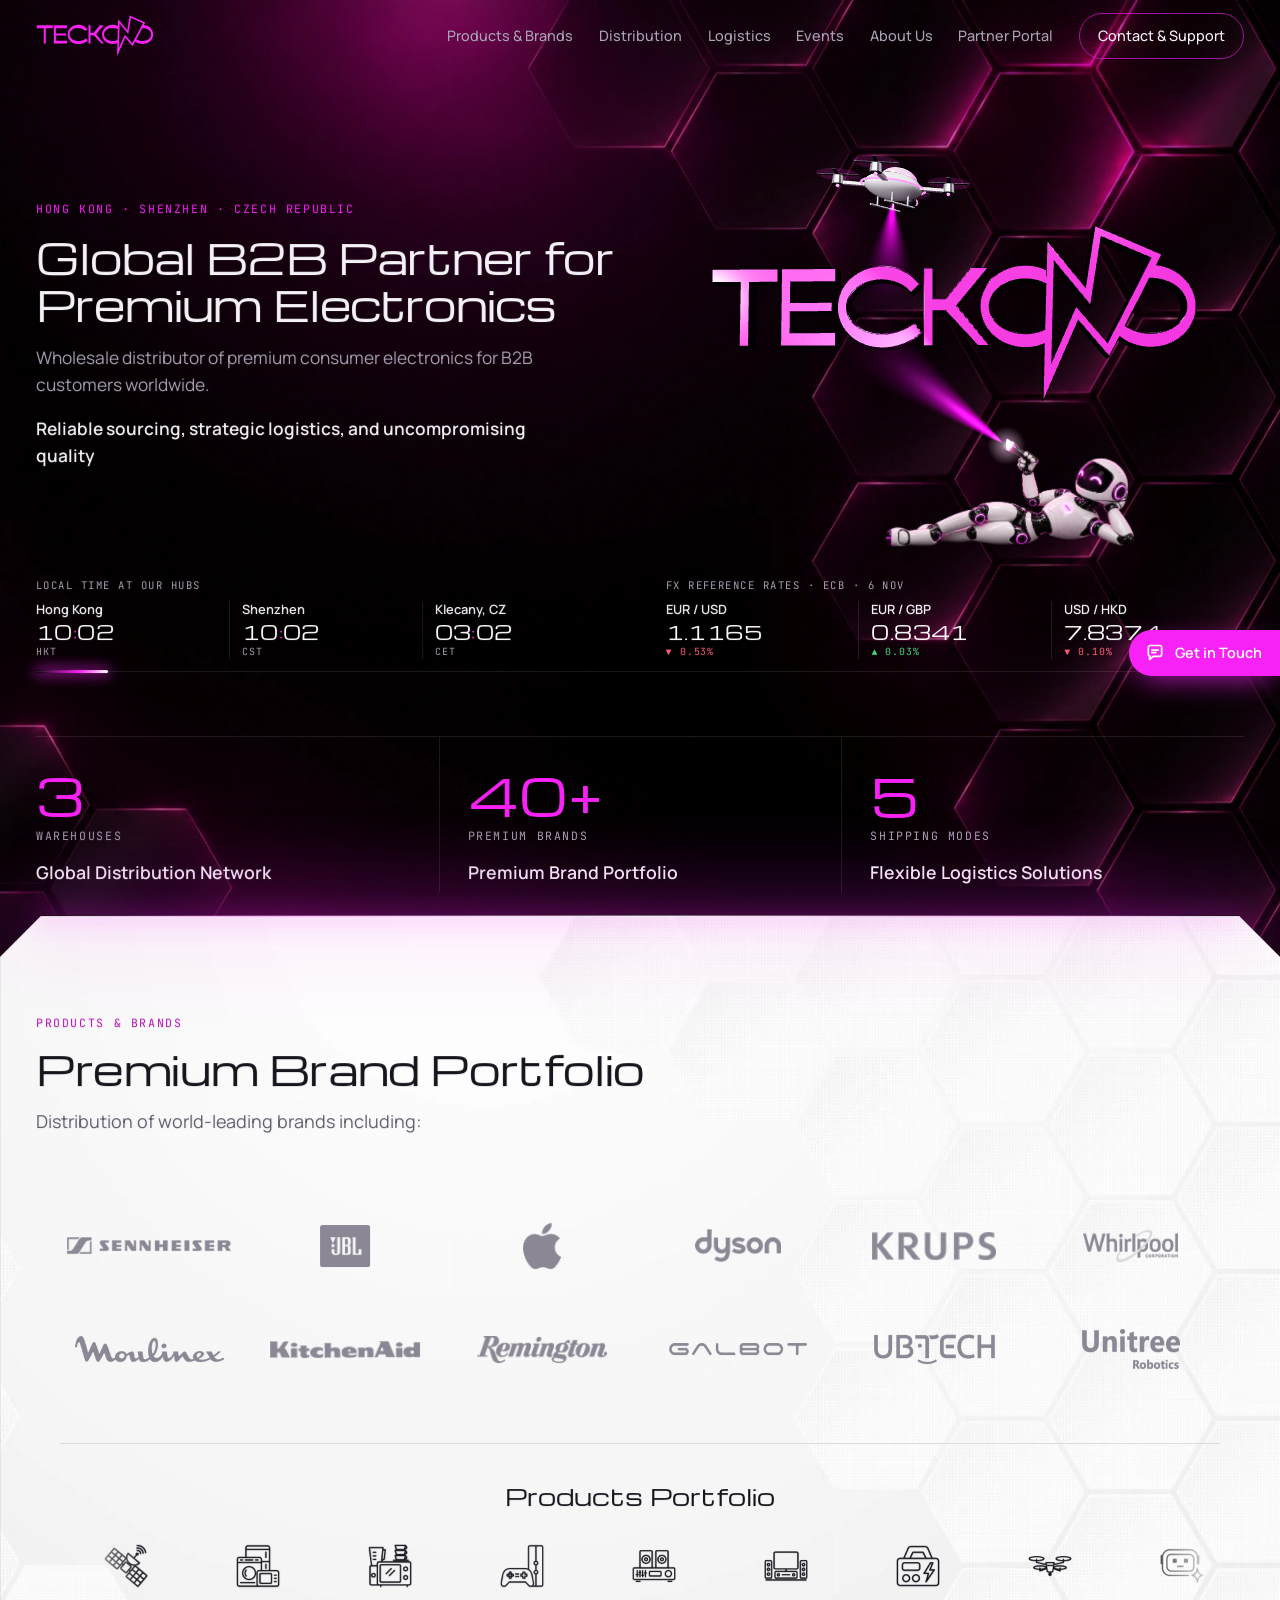
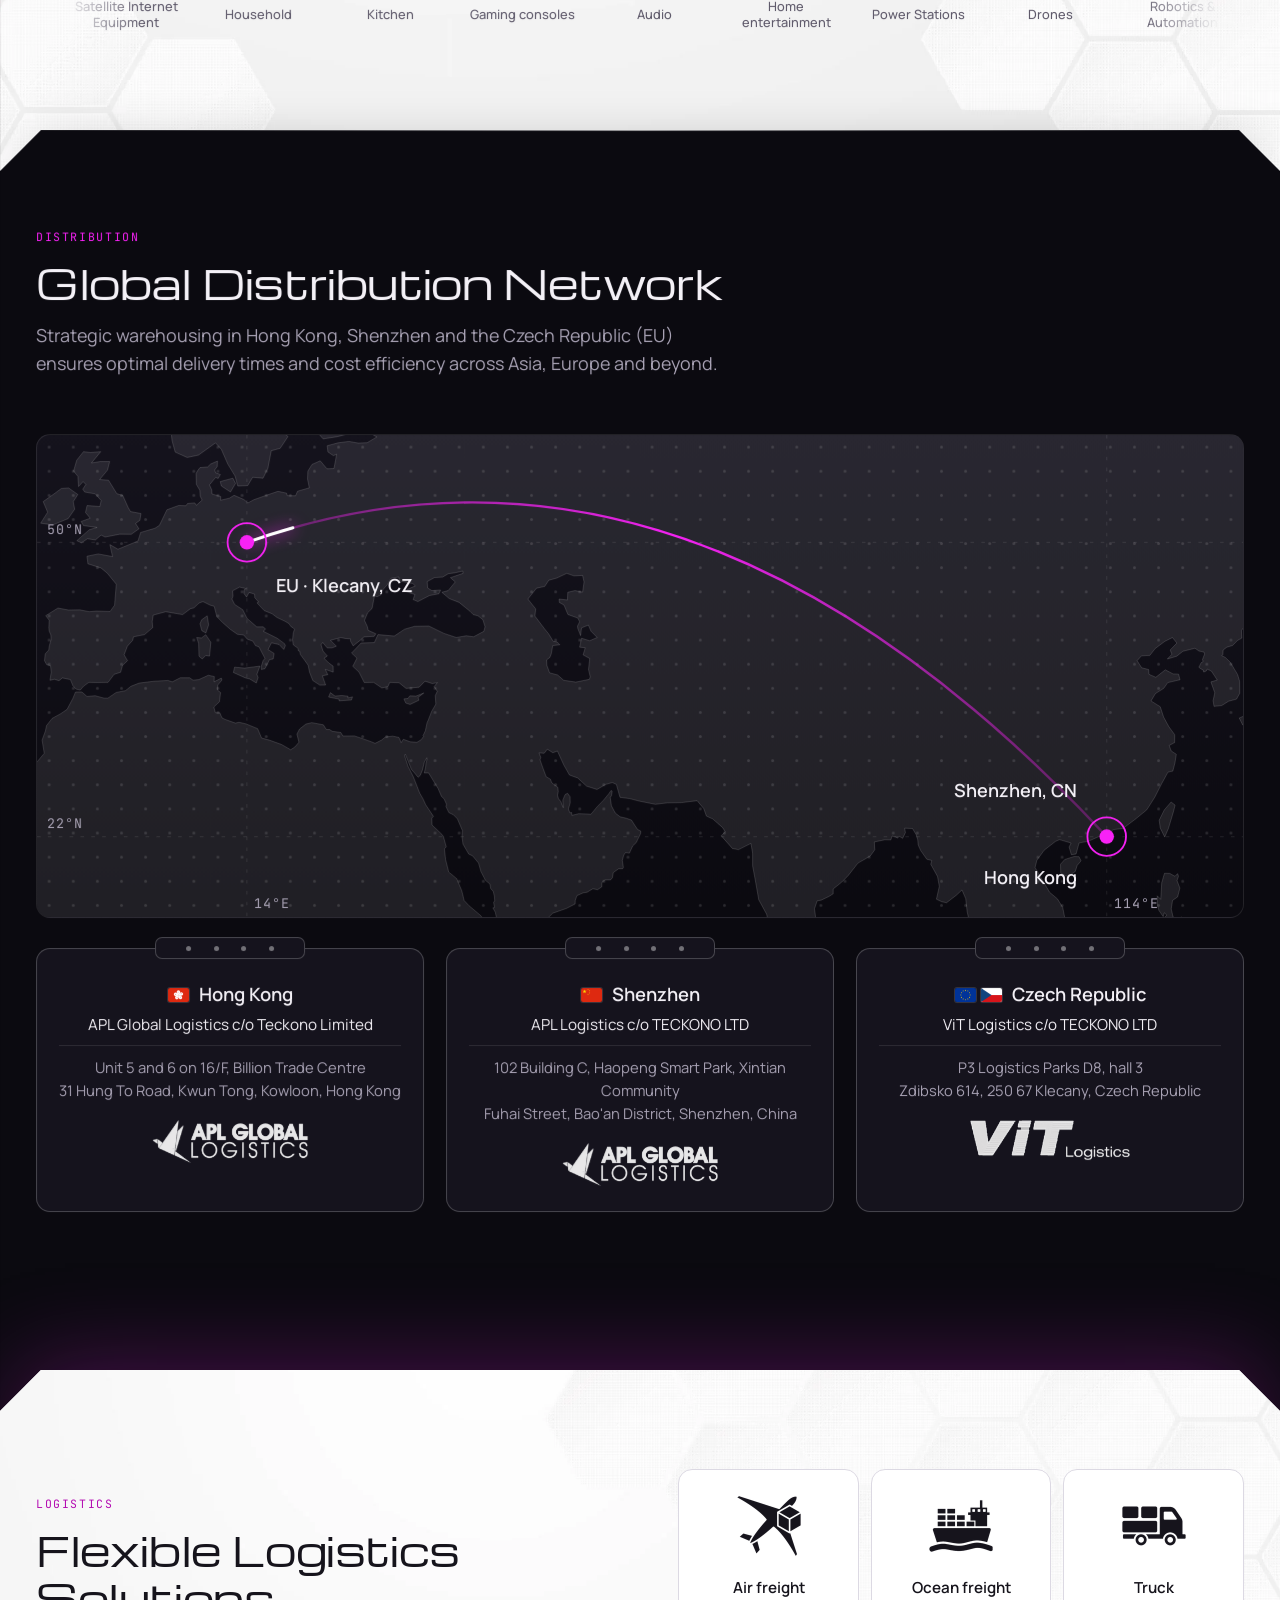
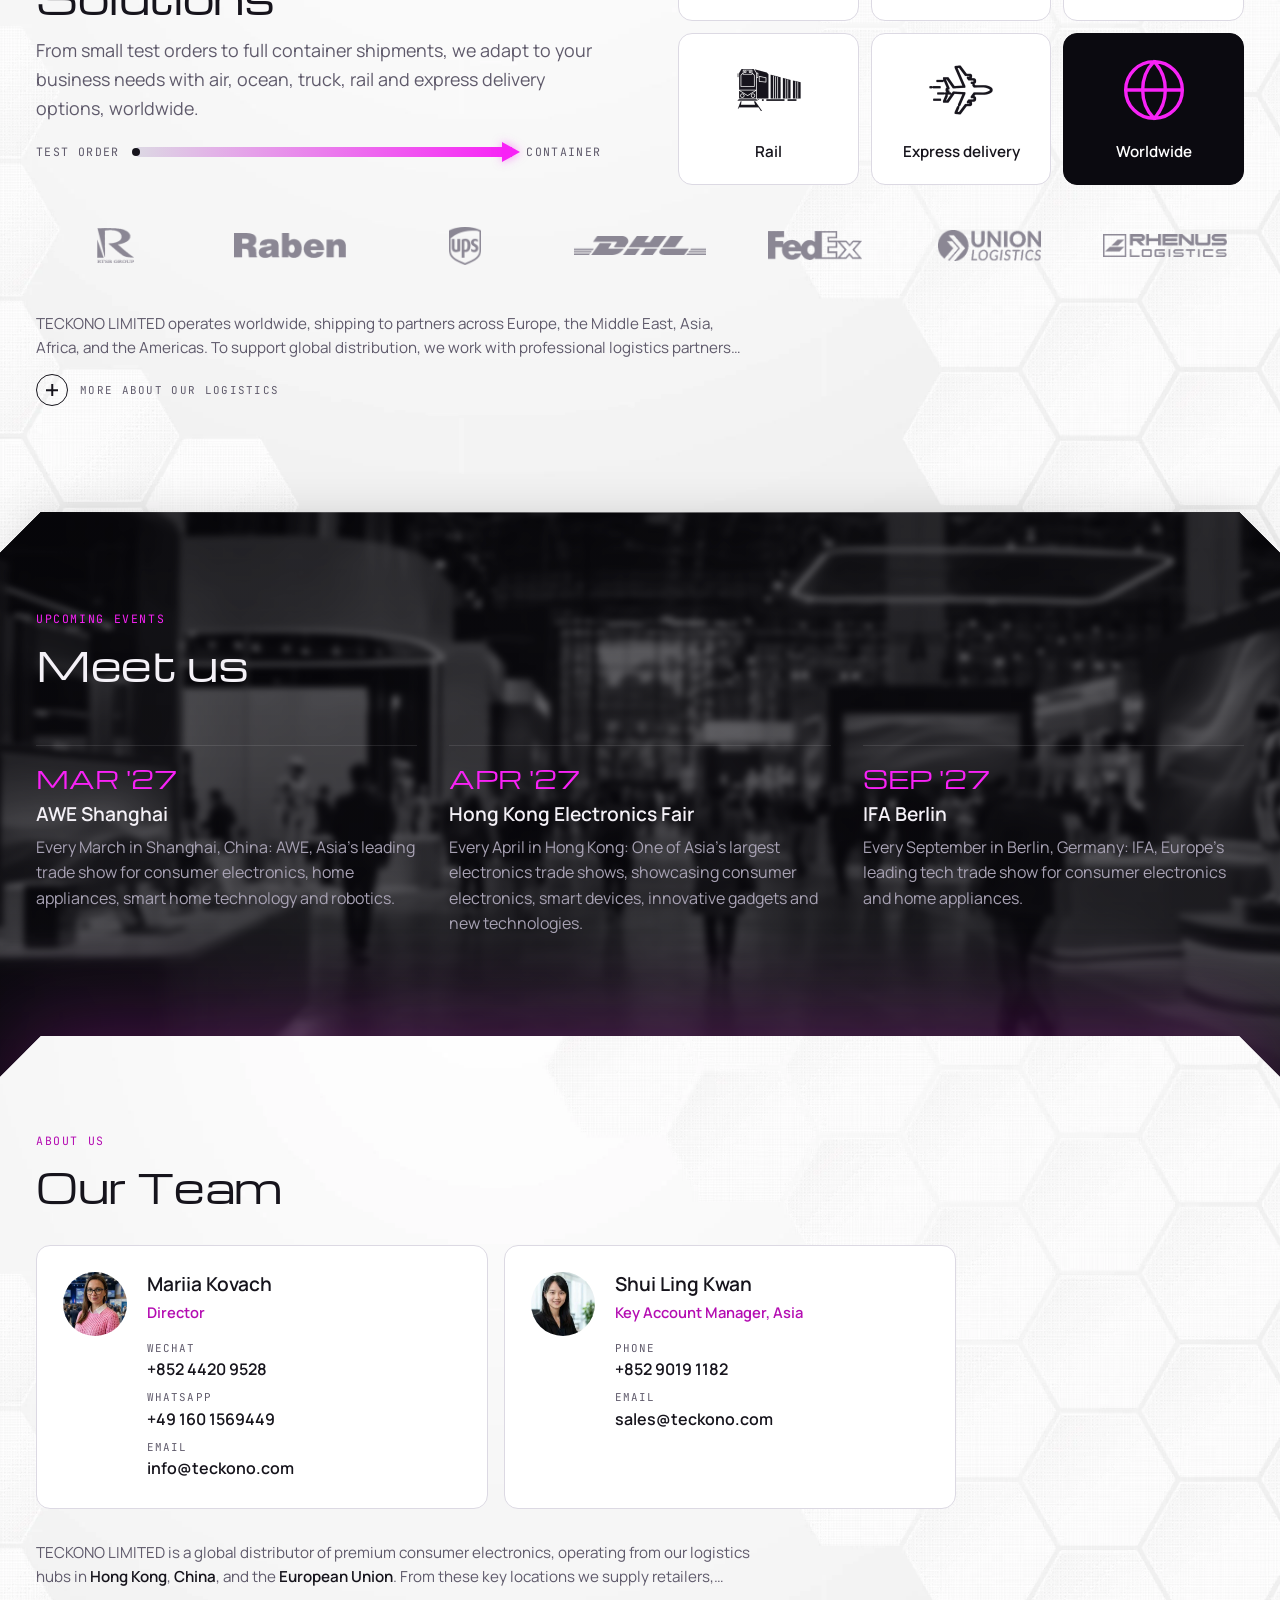
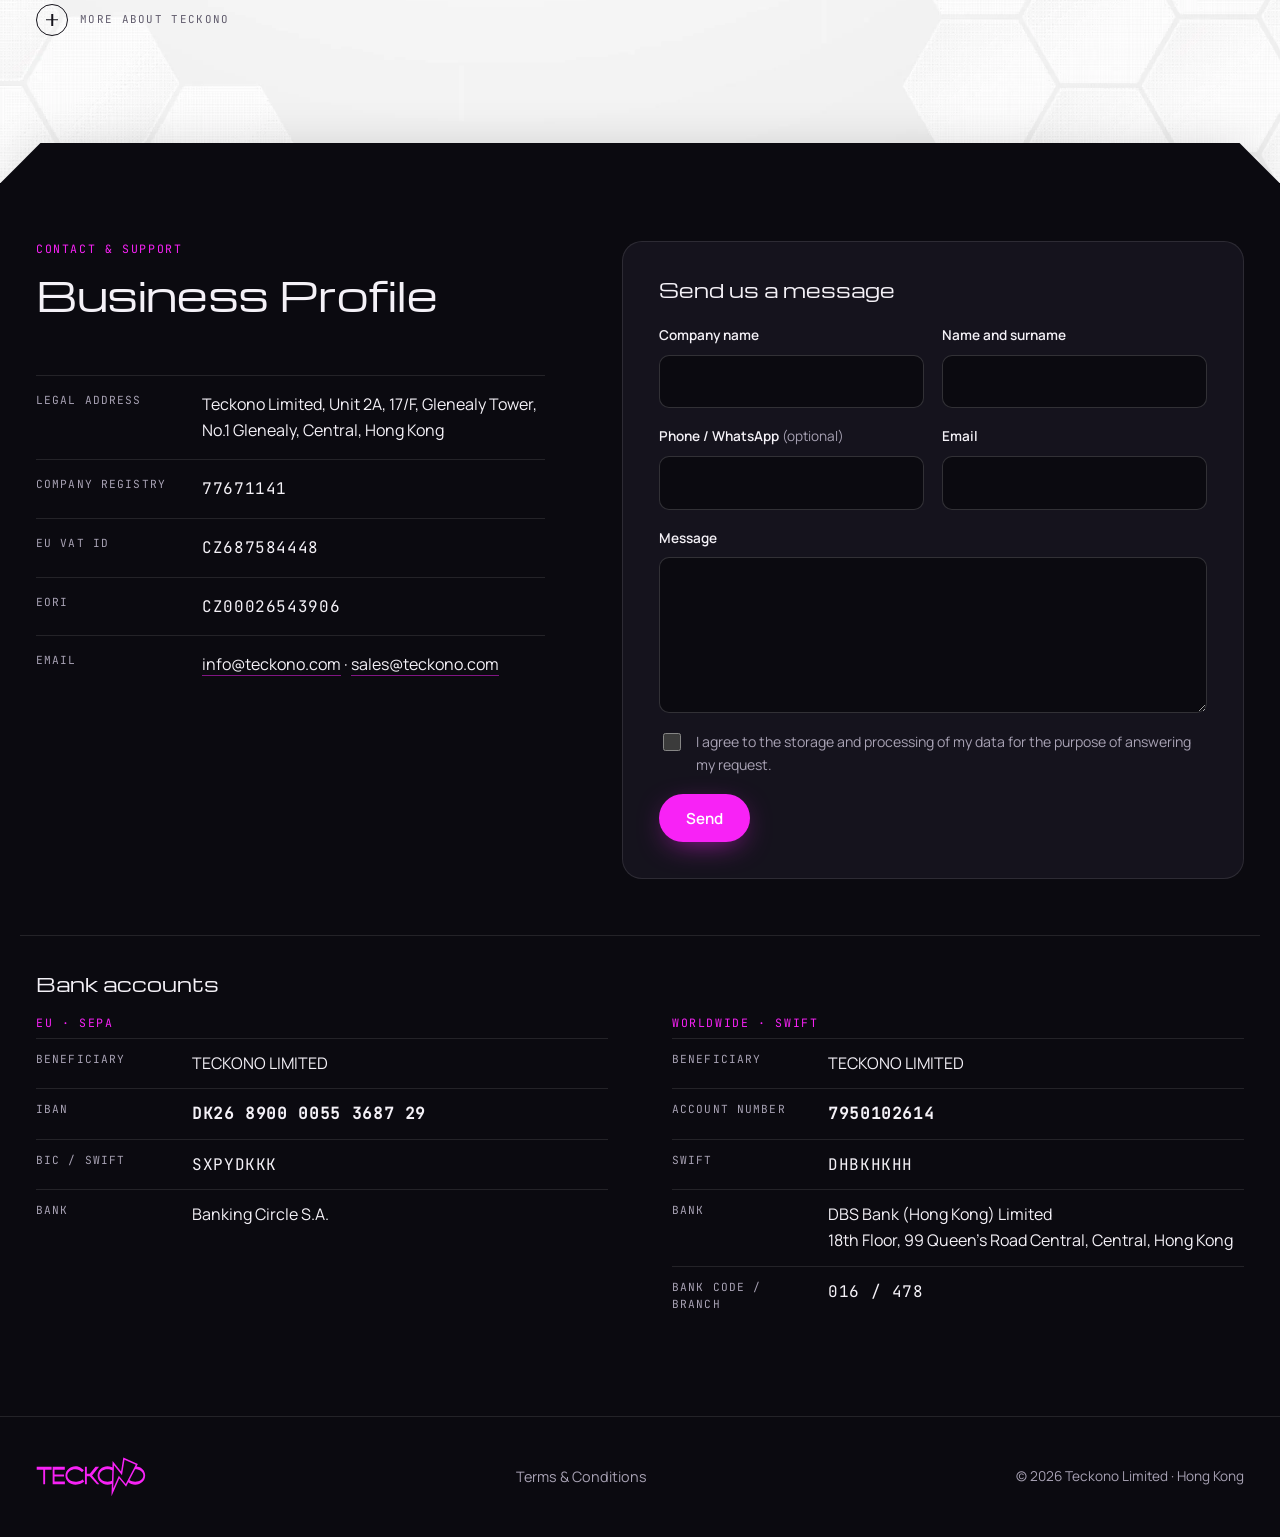
<file: index.html>
<!doctype html>
<html lang="en">
<head>
<meta charset="utf-8">
<meta name="viewport" content="width=device-width, initial-scale=1, viewport-fit=cover">
<title>TECKONO</title>
<meta name="claude:viewport-fit-sides" content="cover">
<meta name="description" content="TECKONO is a wholesale distributor of premium consumer electronics for B2B customers worldwide. Warehouses in Hong Kong, Shenzhen and the EU (Czech Republic).">
<meta name="theme-color" content="#0B0A10">
<link rel="icon" type="image/svg+xml" href="assets/img/favicon.svg">
<link rel="preload" href="assets/fonts/michroma-latin-400-normal.woff2" as="font" type="font/woff2" crossorigin>
<link rel="preload" href="assets/fonts/manrope-latin-wght-normal.woff2" as="font" type="font/woff2" crossorigin>
<link rel="preload" href="assets/img/bg-hex-dark.webp" as="image">
<link rel="stylesheet" href="assets/css/style.css?v=53">
<script type="module" src="assets/js/logo3d.js?v=55"></script>
<script defer src="assets/js/main.js"></script>
<script defer src="assets/js/transition.js?v=56"></script>
<script defer src="assets/js/logo-roll.js"></script>
<script defer src="assets/js/video-bg.js"></script>
</head>
<body>

<header class="site-header" id="site-header">
  <div class="wrap header-row">
    <a class="brand" href="#top" aria-label="TECKONO home">
      <img src="assets/img/logo.svg" alt="TECKONO" width="132" height="48">
    </a>
    <button class="nav-toggle" id="nav-toggle" aria-expanded="false" aria-controls="site-nav">
      <span class="nav-toggle-bars" aria-hidden="true"></span><span class="sr-only">Menu</span>
    </button>
    <nav class="site-nav" id="site-nav" aria-label="Main">
      <a href="#brands">Products &amp; Brands</a>
      <a href="#network">Distribution</a>
      <a href="#logistics">Logistics</a>
      <a href="#events">Events</a>
      <a href="#team">About Us</a>
      <a href="partners.html">Partner Portal</a>
      <a class="nav-cta" href="#contact">Contact &amp; Support</a>
    </nav>
  </div>
</header>

<main id="top">

  <!-- CARD STACK: each section slides over the lower part of the pinned one before it (hero … contact) -->
  <div class="stack" id="stack">
  <div class="pin">
  <section class="hero band-dark sinks" id="hero">
    <div class="hero-shade" aria-hidden="true"></div>
    <div class="hero-glints" id="hero-glints" aria-hidden="true"></div>
    <div class="wrap hero-inner">
      <div class="hero-copy">
        <div class="hero-text">
          <p class="eyebrow">Hong Kong · Shenzhen · Czech Republic</p>
          <h1>Global B2B Partner for Premium Electronics</h1>
          <p class="lead">Wholesale distributor of premium consumer electronics for B2B customers worldwide.</p>
          <p class="lead-strong">Reliable sourcing, strategic logistics, and uncompromising quality</p>
        </div>
        <div class="hero-logo" id="hero-logo" data-svg="assets/img/logo.svg" data-robot="assets/img/">
          <img class="hero-logo-flat" src="assets/img/logo.svg" alt="" width="1020" height="369">
          <img class="hero-robot-flat" src="assets/img/robot-flat.webp" alt="" width="1250" height="530">
        </div>
      </div>
      <div class="hero-desk" id="hero-desk" aria-label="Local time at our hubs and reference exchange rates">
        <div class="desk-grid">
          <div class="desk-group desk-hubs">
            <p class="desk-label">Local time at our hubs</p>
            <ul class="desk-row hubs">
              <li><span class="cell-key">Hong Kong</span><span class="hub-time" data-tz="Asia/Hong_Kong" data-abbr="HKT">--<i>:</i>--</span><span class="cell-sub hub-zone">HKT</span></li>
              <li><span class="cell-key">Shenzhen</span><span class="hub-time" data-tz="Asia/Shanghai" data-abbr="CST">--<i>:</i>--</span><span class="cell-sub hub-zone">CST</span></li>
              <li><span class="cell-key">Klecany, CZ</span><span class="hub-time" data-tz="Europe/Prague" data-abbr="CET,CEST">--<i>:</i>--</span><span class="cell-sub hub-zone">CET</span></li>
            </ul>
          </div>
          <div class="desk-group desk-fx" id="fx" data-src="https://api.frankfurter.dev/v1/" data-snapshot-date="2026-11-06" data-snapshot="{&quot;2026-11-05&quot;:{&quot;USD&quot;:1.1224,&quot;GBP&quot;:0.83393,&quot;HKD&quot;:8.8055},&quot;2026-11-06&quot;:{&quot;USD&quot;:1.1165,&quot;GBP&quot;:0.83415,&quot;HKD&quot;:8.7505}}">
            <p class="desk-label">FX reference rates &middot; ECB &middot; <span class="fx-date">6 Nov</span></p>
            <ul class="desk-row fx">
              <li data-pair="EURUSD"><span class="cell-key">EUR / USD</span><span class="fx-rate">&hellip;</span><span class="cell-sub fx-chg"></span></li>
              <li data-pair="EURGBP"><span class="cell-key">EUR / GBP</span><span class="fx-rate">&hellip;</span><span class="cell-sub fx-chg"></span></li>
              <li data-pair="USDHKD"><span class="cell-key">USD / HKD</span><span class="fx-rate">&hellip;</span><span class="cell-sub fx-chg"></span></li>
            </ul>
          </div>
        </div>
        <div class="hubs-track" aria-hidden="true"></div>
      </div>
    </div>

    <div class="wrap hero-foot">
      <ul class="pillars" aria-label="What we do">
        <li class="pillar">
          <span class="pillar-figure">3</span>
          <span class="pillar-unit">warehouses</span>
          <h2 class="pillar-title">Global Distribution Network</h2>
        </li>
        <li class="pillar">
          <span class="pillar-figure">40+</span>
          <span class="pillar-unit">premium brands</span>
          <h2 class="pillar-title">Premium Brand Portfolio</h2>
        </li>
        <li class="pillar">
          <span class="pillar-figure">5</span>
          <span class="pillar-unit">shipping modes</span>
          <h2 class="pillar-title">Flexible Logistics Solutions</h2>
        </li>
      </ul>
    </div>
  </section>
  </div>

  <!-- BRANDS -->
  <div class="pin">
  <section class="section band-light card sinks has-zone" id="brands">
    <div class="sink-shade" aria-hidden="true"></div>
    <div class="seam" aria-hidden="true">
      <div class="seam-glow"></div>
      <canvas class="seam-fog" id="seam-fog" data-edge="0.826"></canvas>
    </div>
    <div class="wrap">
      <div class="section-head">
        <p class="eyebrow">Products &amp; Brands</p>
        <h2>Premium Brand Portfolio</h2>
        <p class="section-lead">Distribution of world-leading brands including:</p>
      </div>
      <div class="logo-scroll" aria-label="Brand logos">
      <div class="logo-roll">
      <ul class="logo-wall">
        <li><span class="logo" role="img" aria-label="Starlink" style="--w:136px;--h:27px;-webkit-mask-image:url(assets/img/brands/starlink.png);mask-image:url(assets/img/brands/starlink.png)"></span></li>
        <li><span class="logo" role="img" aria-label="Razer" style="--w:150px;--h:24px;-webkit-mask-image:url(assets/img/brands/razer.png);mask-image:url(assets/img/brands/razer.png)"></span></li>
        <li><span class="logo-text logo-dreame">dreame</span></li>
        <li><span class="logo-text logo-mova">Mova</span></li>
        <li><span class="logo" role="img" aria-label="Canon" style="--w:129px;--h:28px;-webkit-mask-image:url(assets/img/brands/canon.png);mask-image:url(assets/img/brands/canon.png)"></span></li>
        <li><span class="logo" role="img" aria-label="Sony" style="--w:150px;--h:26px;-webkit-mask-image:url(assets/img/brands/sony.png);mask-image:url(assets/img/brands/sony.png)"></span></li>
        <li><span class="logo" role="img" aria-label="Samsung" style="--w:97px;--h:32px;-webkit-mask-image:url(assets/img/brands/samsung.png);mask-image:url(assets/img/brands/samsung.png)"></span></li>
        <li><span class="logo" role="img" aria-label="LG" style="--w:74px;--h:35px;-webkit-mask-image:url(assets/img/brands/lg.png);mask-image:url(assets/img/brands/lg.png)"></span></li>
        <li><span class="logo" role="img" aria-label="Nintendo" style="--w:117px;--h:29px;-webkit-mask-image:url(assets/img/brands/nintendo.png);mask-image:url(assets/img/brands/nintendo.png)"></span></li>
        <li><span class="logo" role="img" aria-label="Sigma" style="--w:125px;--h:28px;-webkit-mask-image:url(assets/img/brands/sigma.png);mask-image:url(assets/img/brands/sigma.png)"></span></li>
        <li><span class="logo" role="img" aria-label="Nikon" style="--w:115px;--h:29px;-webkit-mask-image:url(assets/img/brands/nikon.png);mask-image:url(assets/img/brands/nikon.png)"></span></li>
        <li><span class="logo" role="img" aria-label="De'Longhi" style="--w:104px;--h:31px;-webkit-mask-image:url(assets/img/brands/delonghi.png);mask-image:url(assets/img/brands/delonghi.png)"></span></li>
        <li><span class="logo" role="img" aria-label="Pioneer" style="--w:150px;--h:22px;-webkit-mask-image:url(assets/img/brands/pioneer.png);mask-image:url(assets/img/brands/pioneer.png)"></span></li>
        <li><span class="logo" role="img" aria-label="Xiaomi" style="--w:43px;--h:44px;-webkit-mask-image:url(assets/img/brands/xiaomi.png);mask-image:url(assets/img/brands/xiaomi.png)"></span></li>
        <li><span class="logo" role="img" aria-label="Braun" style="--w:80px;--h:34px;-webkit-mask-image:url(assets/img/brands/braun.png);mask-image:url(assets/img/brands/braun.png)"></span></li>
        <li><span class="logo" role="img" aria-label="Philips" style="--w:137px;--h:27px;-webkit-mask-image:url(assets/img/brands/philips.png);mask-image:url(assets/img/brands/philips.png)"></span></li>
        <li><span class="logo" role="img" aria-label="Beats" style="--w:44px;--h:44px;-webkit-mask-image:url(assets/img/brands/beats.png);mask-image:url(assets/img/brands/beats.png)"></span></li>
        <li><span class="logo" role="img" aria-label="Garmin" style="--w:108px;--h:30px;-webkit-mask-image:url(assets/img/brands/garmin.png);mask-image:url(assets/img/brands/garmin.png)"></span></li>
        <li><span class="logo" role="img" aria-label="Sennheiser" style="--w:165px;--h:17px;-webkit-mask-image:url(assets/img/brands/sennheiser.png);mask-image:url(assets/img/brands/sennheiser.png)"></span></li>
        <li><span class="logo" role="img" aria-label="JBL" style="--w:50px;--h:42px;-webkit-mask-image:url(assets/img/brands/jbl.png);mask-image:url(assets/img/brands/jbl.png)"></span></li>
        <li><span class="logo" role="img" aria-label="Apple" style="--w:39px;--h:47px;-webkit-mask-image:url(assets/img/brands/apple.png);mask-image:url(assets/img/brands/apple.png)"></span></li>
        <li><span class="logo" role="img" aria-label="Dyson" style="--w:86px;--h:33px;-webkit-mask-image:url(assets/img/brands/dyson.png);mask-image:url(assets/img/brands/dyson.png)"></span></li>
        <li><span class="logo" role="img" aria-label="Krups" style="--w:124px;--h:28px;-webkit-mask-image:url(assets/img/brands/krups.png);mask-image:url(assets/img/brands/krups.png)"></span></li>
        <li><span class="logo" role="img" aria-label="Whirlpool" style="--w:95px;--h:32px;-webkit-mask-image:url(assets/img/brands/whirlpool.png);mask-image:url(assets/img/brands/whirlpool.png)"></span></li>
        <li><span class="logo" role="img" aria-label="Moulinex" style="--w:149px;--h:26px;-webkit-mask-image:url(assets/img/brands/moulinex.png);mask-image:url(assets/img/brands/moulinex.png)"></span></li>
        <li><span class="logo" role="img" aria-label="KitchenAid" style="--w:150px;--h:17px;-webkit-mask-image:url(assets/img/brands/kitchenaid.png);mask-image:url(assets/img/brands/kitchenaid.png)"></span></li>
        <li><span class="logo" role="img" aria-label="Remington" style="--w:132px;--h:27px;-webkit-mask-image:url(assets/img/brands/remington.png);mask-image:url(assets/img/brands/remington.png)"></span></li>
        <li><span class="logo" role="img" aria-label="Galbot" style="--w:138px;--h:12px;-webkit-mask-image:url(assets/img/brands/galbot.png);mask-image:url(assets/img/brands/galbot.png)"></span></li>
        <li><span class="logo" role="img" aria-label="UBTech" style="--w:121px;--h:30px;-webkit-mask-image:url(assets/img/brands/ubtech.png);mask-image:url(assets/img/brands/ubtech.png)"></span></li>
        <li><span class="logo" role="img" aria-label="Unitree Robotics" style="--w:98px;--h:40px;-webkit-mask-image:url(assets/img/brands/unitree.png);mask-image:url(assets/img/brands/unitree.png)"></span></li>
      </ul>
      <ul class="logo-wall" aria-hidden="true">
        <li><span class="logo" role="img" aria-label="Starlink" style="--w:136px;--h:27px;-webkit-mask-image:url(assets/img/brands/starlink.png);mask-image:url(assets/img/brands/starlink.png)"></span></li>
        <li><span class="logo" role="img" aria-label="Razer" style="--w:150px;--h:24px;-webkit-mask-image:url(assets/img/brands/razer.png);mask-image:url(assets/img/brands/razer.png)"></span></li>
        <li><span class="logo-text logo-dreame">dreame</span></li>
        <li><span class="logo-text logo-mova">Mova</span></li>
        <li><span class="logo" role="img" aria-label="Canon" style="--w:129px;--h:28px;-webkit-mask-image:url(assets/img/brands/canon.png);mask-image:url(assets/img/brands/canon.png)"></span></li>
        <li><span class="logo" role="img" aria-label="Sony" style="--w:150px;--h:26px;-webkit-mask-image:url(assets/img/brands/sony.png);mask-image:url(assets/img/brands/sony.png)"></span></li>
        <li><span class="logo" role="img" aria-label="Samsung" style="--w:97px;--h:32px;-webkit-mask-image:url(assets/img/brands/samsung.png);mask-image:url(assets/img/brands/samsung.png)"></span></li>
        <li><span class="logo" role="img" aria-label="LG" style="--w:74px;--h:35px;-webkit-mask-image:url(assets/img/brands/lg.png);mask-image:url(assets/img/brands/lg.png)"></span></li>
        <li><span class="logo" role="img" aria-label="Nintendo" style="--w:117px;--h:29px;-webkit-mask-image:url(assets/img/brands/nintendo.png);mask-image:url(assets/img/brands/nintendo.png)"></span></li>
        <li><span class="logo" role="img" aria-label="Sigma" style="--w:125px;--h:28px;-webkit-mask-image:url(assets/img/brands/sigma.png);mask-image:url(assets/img/brands/sigma.png)"></span></li>
        <li><span class="logo" role="img" aria-label="Nikon" style="--w:115px;--h:29px;-webkit-mask-image:url(assets/img/brands/nikon.png);mask-image:url(assets/img/brands/nikon.png)"></span></li>
        <li><span class="logo" role="img" aria-label="De'Longhi" style="--w:104px;--h:31px;-webkit-mask-image:url(assets/img/brands/delonghi.png);mask-image:url(assets/img/brands/delonghi.png)"></span></li>
        <li><span class="logo" role="img" aria-label="Pioneer" style="--w:150px;--h:22px;-webkit-mask-image:url(assets/img/brands/pioneer.png);mask-image:url(assets/img/brands/pioneer.png)"></span></li>
        <li><span class="logo" role="img" aria-label="Xiaomi" style="--w:43px;--h:44px;-webkit-mask-image:url(assets/img/brands/xiaomi.png);mask-image:url(assets/img/brands/xiaomi.png)"></span></li>
        <li><span class="logo" role="img" aria-label="Braun" style="--w:80px;--h:34px;-webkit-mask-image:url(assets/img/brands/braun.png);mask-image:url(assets/img/brands/braun.png)"></span></li>
        <li><span class="logo" role="img" aria-label="Philips" style="--w:137px;--h:27px;-webkit-mask-image:url(assets/img/brands/philips.png);mask-image:url(assets/img/brands/philips.png)"></span></li>
        <li><span class="logo" role="img" aria-label="Beats" style="--w:44px;--h:44px;-webkit-mask-image:url(assets/img/brands/beats.png);mask-image:url(assets/img/brands/beats.png)"></span></li>
        <li><span class="logo" role="img" aria-label="Garmin" style="--w:108px;--h:30px;-webkit-mask-image:url(assets/img/brands/garmin.png);mask-image:url(assets/img/brands/garmin.png)"></span></li>
        <li><span class="logo" role="img" aria-label="Sennheiser" style="--w:165px;--h:17px;-webkit-mask-image:url(assets/img/brands/sennheiser.png);mask-image:url(assets/img/brands/sennheiser.png)"></span></li>
        <li><span class="logo" role="img" aria-label="JBL" style="--w:50px;--h:42px;-webkit-mask-image:url(assets/img/brands/jbl.png);mask-image:url(assets/img/brands/jbl.png)"></span></li>
        <li><span class="logo" role="img" aria-label="Apple" style="--w:39px;--h:47px;-webkit-mask-image:url(assets/img/brands/apple.png);mask-image:url(assets/img/brands/apple.png)"></span></li>
        <li><span class="logo" role="img" aria-label="Dyson" style="--w:86px;--h:33px;-webkit-mask-image:url(assets/img/brands/dyson.png);mask-image:url(assets/img/brands/dyson.png)"></span></li>
        <li><span class="logo" role="img" aria-label="Krups" style="--w:124px;--h:28px;-webkit-mask-image:url(assets/img/brands/krups.png);mask-image:url(assets/img/brands/krups.png)"></span></li>
        <li><span class="logo" role="img" aria-label="Whirlpool" style="--w:95px;--h:32px;-webkit-mask-image:url(assets/img/brands/whirlpool.png);mask-image:url(assets/img/brands/whirlpool.png)"></span></li>
        <li><span class="logo" role="img" aria-label="Moulinex" style="--w:149px;--h:26px;-webkit-mask-image:url(assets/img/brands/moulinex.png);mask-image:url(assets/img/brands/moulinex.png)"></span></li>
        <li><span class="logo" role="img" aria-label="KitchenAid" style="--w:150px;--h:17px;-webkit-mask-image:url(assets/img/brands/kitchenaid.png);mask-image:url(assets/img/brands/kitchenaid.png)"></span></li>
        <li><span class="logo" role="img" aria-label="Remington" style="--w:132px;--h:27px;-webkit-mask-image:url(assets/img/brands/remington.png);mask-image:url(assets/img/brands/remington.png)"></span></li>
        <li><span class="logo" role="img" aria-label="Galbot" style="--w:138px;--h:12px;-webkit-mask-image:url(assets/img/brands/galbot.png);mask-image:url(assets/img/brands/galbot.png)"></span></li>
        <li><span class="logo" role="img" aria-label="UBTech" style="--w:121px;--h:30px;-webkit-mask-image:url(assets/img/brands/ubtech.png);mask-image:url(assets/img/brands/ubtech.png)"></span></li>
        <li><span class="logo" role="img" aria-label="Unitree Robotics" style="--w:98px;--h:40px;-webkit-mask-image:url(assets/img/brands/unitree.png);mask-image:url(assets/img/brands/unitree.png)"></span></li>
      </ul>
      </div>
      </div>
      <div class="portfolio">
        <h3 class="portfolio-title">Products Portfolio</h3>
        <div class="ticker" aria-label="Product groups">
          <ul class="groups">
            <li><span class="group-icon gi-satellite"></span><span>Satellite Internet Equipment</span></li>
            <li><span class="group-icon gi-household"></span><span>Household</span></li>
            <li><span class="group-icon gi-kitchen"></span><span>Kitchen</span></li>
            <li><span class="group-icon gi-gaming"></span><span>Gaming consoles</span></li>
            <li><span class="group-icon gi-audio"></span><span>Audio</span></li>
            <li><span class="group-icon gi-home-entertainment"></span><span>Home entertainment</span></li>
            <li><span class="group-icon gi-power-stations"></span><span>Power Stations</span></li>
            <li><span class="group-icon gi-drones"></span><span>Drones</span></li>
            <li><span class="group-icon gi-robotics"></span><span>Robotics &amp; Automation</span></li>
          </ul>
          <ul class="groups" aria-hidden="true">
            <li><span class="group-icon gi-satellite"></span><span>Satellite Internet Equipment</span></li>
            <li><span class="group-icon gi-household"></span><span>Household</span></li>
            <li><span class="group-icon gi-kitchen"></span><span>Kitchen</span></li>
            <li><span class="group-icon gi-gaming"></span><span>Gaming consoles</span></li>
            <li><span class="group-icon gi-audio"></span><span>Audio</span></li>
            <li><span class="group-icon gi-home-entertainment"></span><span>Home entertainment</span></li>
            <li><span class="group-icon gi-power-stations"></span><span>Power Stations</span></li>
            <li><span class="group-icon gi-drones"></span><span>Drones</span></li>
            <li><span class="group-icon gi-robotics"></span><span>Robotics &amp; Automation</span></li>
          </ul>
        </div>
      </div>
    </div>
  </section>
  </div>

  <!-- NETWORK: slides over the lower third of the brands card -->
  <div class="pin">
  <section class="section band-dark card sinks has-zone" id="network">
    <div class="sink-shade" aria-hidden="true"></div>
    <div class="glint" aria-hidden="true">
      <div class="glint-rim"></div>
      <div class="glint-bloom"></div>
      <div class="glint-sweep"><div class="glint-streak"></div><div class="glint-star"></div></div>
    </div>
    <div class="wrap">
      <div class="section-head">
        <p class="eyebrow">Distribution</p>
        <h2>Global Distribution Network</h2>
        <p class="section-lead">Strategic warehousing in Hong Kong, Shenzhen and the Czech Republic (EU) ensures optimal delivery times and cost efficiency across Asia, Europe and beyond.</p>
      </div>

      <div class="map-scroll">
        <svg class="route-map" viewBox="0 0 1000 400" role="img" aria-label="Warehouses in the Czech Republic, Shenzhen and Hong Kong, connected by a route">
          <defs>
            <pattern id="dots" width="20" height="20" patternUnits="userSpaceOnUse">
              <circle cx="10" cy="10" r="1.2" class="map-dot"/>
            </pattern>
            <linearGradient id="routeGrad" x1="0" x2="1">
              <stop offset="0" stop-color="#F822F6" stop-opacity=".25"/>
              <stop offset=".5" stop-color="#F822F6"/>
              <stop offset="1" stop-color="#F822F6" stop-opacity=".25"/>
            </linearGradient>
          </defs>
          <rect width="1000" height="400" fill="url(#dots)"/>
          <!-- continents from Europe to China: Natural Earth 1:110m land (public domain), equirectangular, same scale as the nodes -->
          <path class="land" fill-rule="evenodd" d="M969 418.7L969.3 420.1L963.4 420.1L960.2 415.3L967 415.5L969 418.7ZM940.7 410.8L938.8 418.3L935.7 414L932.1 407.4L938.2 407.7L940.7 410.8ZM939.2 363.5L943.6 365.9L945.8 363.7L946.5 365.9L945.3 369.5L947.7 375.7L945.8 383L941.6 385.9L940.5 392.9L942.1 399.8L945.9 400.8L949 399.8L958 404.6L957.3 409.3L959.6 411.4L958.8 415.4L953.3 411.2L950.7 406.6L948.8 409.8L944.3 404.6L937.8 405.9L934.3 403.9L934.6 400.3L936.9 398.1L934.7 396.1L933.8 399.3L930.3 394.2L929.2 390.4L928.9 382.1L931.8 385L932.6 371.3L934.9 363.4L939.2 363.5ZM860.9 361.9L854.7 366.1L848.9 363.4L848.7 355.9L852.2 352L860 349.5L864.1 349.7L865.7 353.1L862.5 356.9L860.9 361.9ZM938.2 326.1L935.1 333.3L931.4 325.9L930.5 319.4L934.7 310.9L940.4 304.3L943.7 306.9L942.4 312.1L938.2 326.1ZM320.7 213.9L315.9 217.6L316.4 219.2L316.6 219.9L309.3 223.4L305.8 222.3L304.2 218.8L307.6 218.5L309.1 216.3L314.2 216.5L320.7 213.9ZM243.2 213.6L247.1 216.5L252.6 216L257.9 216.6L257.7 218.1L261.6 217.1L260.7 219.7L250.5 220.4L250.5 219L241.8 217.3L243.2 213.6ZM184.8 191.6L182.3 198.4L183.3 201.1L181.8 205.6L176.4 202.3L172.8 201.4L162.8 196.9L163.8 192.5L172.1 193.3L179.4 192.3L184.8 191.6ZM139.9 165.6L144.1 171.8L143.1 183.3L139.9 182.8L137 185.7L134.3 183.4L134 172.8L132.4 167.9L136.3 168.3L139.9 165.6ZM1015.3 229.3L1008.1 229.4L1015.3 235.8L1010.6 250.6L1006 254.3L1002.5 250.9L1004.3 243.1L999.8 240.5L996.9 234.6L1003.6 231.9L1007.3 226.4L1014.5 221.9L1015.3 221ZM142.3 157.4L140 164.1L136.7 162.3L135.1 156.5L136.5 153.2L141.1 149.9L142.3 157.4ZM25.8 69.3L13.1 74.5L3 73.1L8.8 64L5.1 55.2L14.8 48.3L20.2 44.3L26.2 43.9L33.8 49.3L30 55.3L31.2 61.5L25.8 69.3ZM164.6 40.1L160.4 47.2L152.9 42.3L151.9 38.6L162.4 35.8L164.6 40.1ZM52.8 13.8L45.1 23.2L52.4 22L60.2 22L58.4 29.1L51.9 36.9L59.3 37.5L66.2 48.7L71.1 50.1L75.5 60L77.5 63.5L86.2 65.1L85.3 70.7L81.7 73.3L84.5 77.8L78.1 82.3L68.6 82.2L56.4 84.6L53.1 82.9L48.4 87L41.8 86L36.8 89.4L33 87.6L43.4 78.5L49.8 76.6L38.6 75.1L36.6 71.7L44.1 69L40.2 64.2L41.5 58.5L52.1 59.3L53.2 54.3L48.3 48.8L39.6 47.3L37.9 44.9L40.5 41L38.2 38.6L34.4 42.7L33.9 34.3L30.3 29.9L32.9 20.9L38.5 13.8L44.2 14.5L52.8 13.8ZM1015.3 -15.6L1015.3 148.8L1007.7 153.9L1006.6 156.8L1003.9 156.3L1000.8 159.2L998.7 162.2L999 168.4L995.3 170.4L994 171.9L991.3 174.5L986.6 175.9L983.5 178.3L983.3 182L982.4 183L985.3 184.4L989.3 188.2L995.5 198.5L997.2 204.2L997.3 214.2L994.6 219L988.1 220.7L982.4 224.3L976 225L975.2 220.3L976.6 213.7L973.4 204.7L978.7 203.2L973.8 195.7L970.3 194.1L969.5 195.7L967.4 196.5L967.1 194.8L965.3 194L963.4 192.6L965.3 188.8L967 187.8L966.4 186.2L968.2 181.5L967.7 180L963.5 179.1L960.2 176.8L950.2 179.3L945 183.4L937.3 185.7L941.1 181.7L939.6 178.3L945.2 172.5L941.5 167.9L935.3 171L927.2 177L922.8 182.7L915.8 183.1L912.2 187.1L916 193L921.8 194.5L922 198.4L927.7 200.9L935.6 194.7L942 198.1L946.6 198.3L947.8 202.9L937.6 205.3L934.3 210L927.4 214.4L923.7 220.5L931.4 225.3L934.2 233.9L938.5 241.8L943.4 248.5L943.3 255L938.8 257.4L940.5 262L944.7 264.7L943.6 271.8L941.8 278.7L937.8 279.5L932.6 289L926.8 300.4L920.2 310.8L910.4 318.8L900.5 326.2L892.4 327.2L888.1 331L885.6 328.2L881.6 332.5L871.6 336.9L864.1 338.2L861.6 347.4L857.7 348L855.8 341.6L857.5 338.3L847.9 335.5L844.6 336.9L835.1 344.3L829.1 352.6L827.6 358.6L833 367.8L839.7 379.2L846.1 384.6L850.5 391.6L853.7 407.7L853 420.1L806.3 420.1L805.6 418.5L799.2 414.5L793.1 414.7L794.2 407.8L787.9 407.9L787.3 417.5L786.5 420.1L776.1 420.1L776.6 410.3L773.7 405.8L771.3 395.4L770.1 384.4L767 377.2L762.3 381.6L754.2 387.8L750.2 387L745.8 384.9L748.2 374.2L746.7 366L741.1 355.9L742 352.8L737.8 351.7L732.8 344.6L730.7 340L730.3 335.6L729 331.4L726 326.3L719.4 326L720.1 329.6L717.8 334.4L714.8 332.6L713.7 334.2L711.7 333.3L709 332.5L708 335.7L703.1 335.6L694.3 337.4L694.7 343.9L690.9 349.1L680.7 355L672.7 365.2L667.3 370.7L660.2 376.4L660.2 380.4L656.7 382.6L650.2 385.7L646.9 386.2L644.7 392.8L646.2 404.1L646.6 411.4L643.6 419.6L610.9 420.1L608 413.7L606.2 402.8L605 397.3L598.5 385.4L595.5 368.5L593.4 357.3L593.4 346.8L592 338.6L581.7 343.8L576.6 342.8L567.3 332.2L570.7 329.1L568.6 325.6L560.3 318.3L555.1 316L552.9 309.8L547.4 303.2L534.3 304.8L522.7 305L512.7 306.2L499.2 303.5L491.5 301.5L483.4 300.4L480.4 289.7L477 288.2L471.5 289.7L464.3 293.9L455.6 291.1L448.4 284.4L441.5 281.9L436.8 273.6L431.5 262L427.7 263.4L423.1 260.5L420.5 263.9L416.2 263.5L417.7 267.3L417.1 269.3L419.4 275.9L422.2 283.4L425.7 285.4L426.9 288.5L431.8 292.1L432.2 295.7L431.5 298.6L432.4 301.6L434.4 304L435.4 306.9L436.4 309L436 302.6L437.9 298.1L439.9 297.1L442 299.9L442.1 305L440.6 310.1L441.9 313.4L443.2 313L443.5 315.4L449.1 314L455 314.2L459.3 314.5L464.1 308.6L469.5 303L474 297.6L476 294.7L476.9 295.4L476.3 299L475.3 300.6L476.3 307.5L479.5 313.5L483.5 316.6L488.7 317.8L492.9 319.3L496.1 324.3L498.1 327.2L500.6 328.3L500.6 330.3L498 335.5L496.9 337.9L493.9 340.7L491.2 346.7L488 346.2L486.5 348.3L485.3 352.7L486.2 358.5L485.6 359.6L482.3 359.6L477.8 362.8L477.1 367.1L475.5 368.9L471 368.9L468.3 371.1L468.3 374.6L464.8 377L460.9 376.2L456.1 379.1L452.9 379.6L447.7 381.9L446.3 385.8L446.2 388.8L439 392.5L427.6 396.5L421.3 402.7L418.1 403.1L416 402.6L411.8 406.3L407.3 407.9L401.3 408.4L399.5 408.9L397.9 411.2L396 411.8L395 414L391.4 413.8L389.1 415L384.2 414.6L382.4 409.5L382.6 404.7L381.4 402.2L380 395.7L378 392.1L379.4 391.7L378.6 387.7L379.5 386L379.2 382.2L378.3 378.5L376.1 375.9L375.6 372.4L371.9 369.3L368.1 362L366.1 354.9L361.1 348.9L358 347.5L353.2 339.2L352.4 333.1L352.7 327.9L348.6 318.3L345.3 314.9L341.5 313.1L339.1 308.1L339.5 306.1L337.5 301.6L335.4 299.7L332.6 293.2L328.3 286.1L324.7 280.2L321.1 280.2L322.2 275.4L322.5 272.4L323.4 268.9L323.2 267.6L321.2 271.1L319.6 277.7L317.7 282.3L316 283.8L313.7 281L310.4 277.1L305.4 264.6L304.6 265.4L307.6 274.6L312 283.3L317.3 296.9L320 301.6L322.3 306.6L328.7 316.2L327.3 317.7L327.5 323.4L335.8 331.2L337 333L339.3 341.5L337.8 343.1L338.8 352.1L341.4 362.5L344.1 364.6L348 367.9L352.2 377.9L354.2 386L358.1 390.2L367.8 398.4L371.7 403.4L375.6 408.4L377.8 411.4L381.3 414L383 416.7L382.8 420.1L435.7 420.1L438.6 419.9L-11.4 420.1L-11.4 279.7L-9.2 279.4L-3.5 273.5L0 271.1L6 263.9L4.2 253L6.9 245.5L7.9 240.9L12.5 235L19.6 231.1L24.9 227.5L29.7 218.4L31.9 213.1L37.2 213.1L41.4 216.8L48.2 216.2L55.6 218.2L58.7 218.2L65.6 213.5L73.3 212L77.8 208.4L84.6 205.7L96.7 204.2L108.5 203.5L112.1 204.7L118.8 201.3L126.5 201.3L129.4 203.3L134.2 202.8L142 199.2L147 200.3L146.8 204.7L152.8 201.5L153.3 203.2L149.8 207.4L149.7 211.5L152.2 213.6L151.2 221.2L146.6 225.5L147.9 230.3L151.6 230.4L153.4 234.6L156.1 235.9L164.5 238.9L167.5 238.2L173.4 239.6L182.9 243.5L186.2 251.3L192.6 253L202.7 256.6L210.3 261L213.8 258.7L217.2 254.7L215.5 248L217.7 243.8L222.9 239.7L227.8 238.5L237.4 240.3L239.9 244.2L242.5 244.2L244.8 245.7L251.9 246.7L253.6 249.6L263.1 249.5L270 251.8L277 254.3L280.3 255.7L285.8 252.9L288.8 250.4L295 249.7L300.1 250.8L302 255.1L303.7 252.3L309.4 254.4L315 254.8L318.5 252.7L320.6 249.8L320.1 249.3L322 245.2L323.4 238.6L324.4 236.4L327.2 229.2L330.7 223.1L330.2 216.1L331.9 212.5L329.3 208.6L332 205.3L327.7 206.1L321.7 204.1L316.8 209.1L306 210.1L300.2 205.4L292.5 205.1L290.9 208.7L285.9 209.7L279.1 205.1L271.3 205.2L267 196.6L261.8 191.8L265.3 185L260.8 180.8L268.7 172.5L279.7 172.1L282.7 165.5L296.2 166.7L304.8 161L313.1 158.6L324.9 158.4L337.4 164.5L347.6 167.9L355.9 166.5L362 167.3L370.5 162.8L371.5 159L369.7 153.1L365.6 149.9L361.7 148.9L359.1 146.2L350 138.8L341.8 135.6L335.7 130.4L340.9 129L346.8 121.8L342.8 118.3L353.3 114.7L353.1 112.8L346.7 114.2L341 115L336.3 117.8L329.6 118.2L323.5 121.5L323.9 126.9L327.4 129L334.6 128.5L333.2 131.6L325.4 133.1L315.8 138.1L311.8 136.4L313.4 132.3L305.6 129.7L306.8 128.1L313.7 125.1L311.6 123.2L300.5 121L300 117.7L293.4 118.8L290.8 123.6L285.3 130L285.4 132.3L282 134.1L279.8 133.3L277.8 143.8L274.1 147.4L271.5 153.7L273.8 158.6L274.6 162L280.9 164.8L279.6 166.9L271.1 167.4L268.1 170.1L262.1 174.8L259.9 170.8L260 169L255.6 168.7L251.9 167.9L243.3 170.2L248.2 175.1L244.6 176.5L240.6 176.5L236.9 172L235.5 173.9L237.1 179.1L240.7 183.2L238 185.1L242 189.1L245.5 191.6L245.6 196.6L239 194.3L241.1 198.7L236.6 199.6L239.3 207.3L234.5 207.4L228.7 203.6L226 196.7L224.8 190.9L222 186.9L218.3 181.9L217.9 179.4L216.6 178.8L216.5 176.9L212.5 174L211.9 169.8L212.5 163.9L213.5 161.1L212.3 159.8L210.8 159.1L208.8 156.3L205.7 154.5L199 151.3L194.9 148.2L188.4 145.6L182.4 139.2L183.8 138.5L180.6 134.9L180.4 131.9L175.8 130.5L173.7 134.3L171.6 131.4L171.7 128.3L173.6 127.4L167.9 126.1L162.1 129.2L162.5 133.6L161.6 136L163.9 140.5L170.6 144.9L174.2 152.1L182.2 159.1L187.7 159.1L189.5 161L187.5 162.7L193.9 165.9L199.1 168.5L205.2 173L205.9 174.7L204.6 177.8L200.7 173.7L194.4 172.3L191.5 177.9L196.6 181.1L195.8 185.7L192.8 186.2L189 193.7L186 194.4L186 191.7L187.5 187L189 185.2L186.3 180.1L184.1 175.7L181.1 174.6L179 170.9L174.4 169.3L171.3 165.8L166.1 165.2L160.5 161.3L154 155.6L149.1 150.6L146.9 142L143.4 141L137.6 138.1L134.3 139.3L130.1 143.3L127.2 144L120.7 148.9L106.7 146.5L96.3 149.3L95.5 154.6L95.9 159.7L89.1 165.5L80 167.3L79.3 170.2L74.9 175.1L72.2 182.2L75 187.1L70.9 191L69.3 196.7L63.9 198.4L58.9 205.1L49.8 205.2L43 205.1L38.6 208.2L35.8 211.5L32.4 210.7L29.7 207.8L27.7 202.8L21 201.4L18.2 203.7L14.4 202.5L10.7 203.4L11.8 196.6L11.2 191.3L8 190.4L6.2 187.1L6.8 181.4L9.7 178.3L10.2 174.7L11.7 169.5L11.5 165.8L10.1 162.7L9.8 159.7L10.1 153.6L7.2 149.8L17.3 143.5L26 145.1L35.6 145L43.2 146.5L49.1 146L60.6 146.3L64.3 141.1L65.7 123.7L58.3 114.6L53 110.2L42.2 106.8L41.4 100.5L50.7 98.6L62.6 100.8L60.4 90.9L67.1 94.7L83.7 87.9L85.9 80.8L92.1 79L97.8 77.3L101.5 74.9L107.7 62L117.5 58.4L123.4 58.7L124.8 56.8L130.8 56.3L132.1 58.3L136.9 54L135.3 50.7L135 45.8L132.1 40.9L131.9 32L133.1 29.7L135.1 27L141.4 26.5L143.9 24.1L149.6 21.6L149.4 26.1L147.3 29L148.1 31.4L152 32.7L150.2 36L148.1 35.1L143 41.3L144.9 45.6L145 48.9L152.3 51L152.2 54.1L159.4 52.4L163.4 50L171.5 53.5L174.9 56.3L179.7 53.7L190.9 49.7L199.8 46.7L206.9 48.2L207.5 50.3L214.4 50.4L216 46.6L225.8 43.8L224.3 36.4L224.6 29.9L228 24.4L234.8 21.4L240.4 28L246.2 27.8L247.5 21.1L248.4 15.9L245.7 17.1L241.2 14L240.6 8.9L249.6 6.5L258.6 5.3L266.3 6.7L273.7 6.4L281.8 1.6L274.3 -2.5L261.4 -1.8L248.8 1.4L237.2 3.2L233.1 -1.5L226.2 -4.4L227.8 -13L226.7 -15.6L198.7 -15.6L196.2 -9.8L201.3 -3.7L208.1 1.2L201.6 11L194.2 13L191.4 27.6L187.4 35.8L178.8 35L174.7 41.9L166.5 42.3L164.2 34L158.2 24.1L152.8 11.8L148 6.5L133.9 16.6L124.5 18.6L114.6 14.2L112 4.8L109.8 -15.3ZM424.3 165L428 171.1L431.3 171.6L433.5 173.9L427.6 174.6L426.4 181.4L425.2 184.4L422.5 186.5L422.7 190.8L425 197.2L431.7 199L436.7 203.4L446.8 204.9L458 202.6L458.7 200.5L457.3 194.4L458.3 185.3L452.8 182.3L454.6 176.4L449.9 175.9L451.5 168.5L458.2 170.6L464.5 167.9L459.3 162.6L457.2 157.6L451.5 159.9L450.7 166.3L448.5 160.6L448.1 158.5L449.9 154.9L448.5 151.8L440.2 148.8L437 141L433.1 138.8L432.9 136L439.8 136.8L440.1 130.4L446.1 129L452.4 130.3L453.6 121.8L452.4 116.4L445.2 116.8L439.2 114.7L430.9 118.6L424.3 120.4L421 125.5L414.1 127L407 136L413.5 144.2L412.8 150.1L420.6 160.4L424.3 165Z"/>
          <g class="graticule">
            <line x1="0" y1="89" x2="1000" y2="89"/>
            <line x1="0" y1="333" x2="1000" y2="333"/>
            <line x1="174" y1="0" x2="174" y2="400"/>
            <line x1="887" y1="0" x2="887" y2="400"/>
            <text x="8" y="82">50°N</text>
            <text x="8" y="326">22°N</text>
            <text x="180" y="392">14°E</text>
            <text x="893" y="392">114°E</text>
          </g>
          <path class="route" d="M174 89 Q 540 -40 887 333" fill="none" stroke="url(#routeGrad)"/>
          <path class="route-pulse" d="M174 89 Q 540 -40 887 333" fill="none"/>
          <g class="node">
            <circle class="node-ring" cx="174" cy="89" r="16"/>
            <circle class="node-core" cx="174" cy="89" r="6"/>
            <text x="198" y="130" class="node-label">EU · Klecany, CZ</text>
          </g>
          <g class="node">
            <circle class="node-ring" cx="887" cy="333" r="16"/>
            <circle class="node-core" cx="887" cy="333" r="6"/>
            <text x="862" y="300" text-anchor="end" class="node-label">Shenzhen, CN</text>
            <text x="862" y="372" text-anchor="end" class="node-label">Hong Kong</text>
          </g>
        </svg>
      </div>

      <ul class="warehouses">
        <li class="warehouse">
          <span class="clip" aria-hidden="true"><i></i><i></i><i></i><i></i></span>
          <h3><span class="flag"><svg viewBox="0 0 30 20" aria-hidden="true"><rect width="30" height="20" fill="#de2910"/><g transform="translate(15 10)"><g transform="rotate(0)"><path fill="#fff" d="M0 0C-1.5-1.3-3.3-3.4-2.4-5.5C-1.6-7.1.9-7.3 1.9-5.8 3-4.2 2.2-1.6 0 0Z"/><polygon fill="#de2910" points="-0.50,-4.90 -0.32,-4.35 0.26,-4.35 -0.21,-4.01 -0.03,-3.45 -0.50,-3.79 -0.97,-3.45 -0.79,-4.01 -1.26,-4.35 -0.68,-4.35"/></g><g transform="rotate(72)"><path fill="#fff" d="M0 0C-1.5-1.3-3.3-3.4-2.4-5.5C-1.6-7.1.9-7.3 1.9-5.8 3-4.2 2.2-1.6 0 0Z"/><polygon fill="#de2910" points="-0.50,-4.90 -0.32,-4.35 0.26,-4.35 -0.21,-4.01 -0.03,-3.45 -0.50,-3.79 -0.97,-3.45 -0.79,-4.01 -1.26,-4.35 -0.68,-4.35"/></g><g transform="rotate(144)"><path fill="#fff" d="M0 0C-1.5-1.3-3.3-3.4-2.4-5.5C-1.6-7.1.9-7.3 1.9-5.8 3-4.2 2.2-1.6 0 0Z"/><polygon fill="#de2910" points="-0.50,-4.90 -0.32,-4.35 0.26,-4.35 -0.21,-4.01 -0.03,-3.45 -0.50,-3.79 -0.97,-3.45 -0.79,-4.01 -1.26,-4.35 -0.68,-4.35"/></g><g transform="rotate(216)"><path fill="#fff" d="M0 0C-1.5-1.3-3.3-3.4-2.4-5.5C-1.6-7.1.9-7.3 1.9-5.8 3-4.2 2.2-1.6 0 0Z"/><polygon fill="#de2910" points="-0.50,-4.90 -0.32,-4.35 0.26,-4.35 -0.21,-4.01 -0.03,-3.45 -0.50,-3.79 -0.97,-3.45 -0.79,-4.01 -1.26,-4.35 -0.68,-4.35"/></g><g transform="rotate(288)"><path fill="#fff" d="M0 0C-1.5-1.3-3.3-3.4-2.4-5.5C-1.6-7.1.9-7.3 1.9-5.8 3-4.2 2.2-1.6 0 0Z"/><polygon fill="#de2910" points="-0.50,-4.90 -0.32,-4.35 0.26,-4.35 -0.21,-4.01 -0.03,-3.45 -0.50,-3.79 -0.97,-3.45 -0.79,-4.01 -1.26,-4.35 -0.68,-4.35"/></g></g></svg></span>Hong Kong</h3>
          <p class="wh-co">APL Global Logistics c/o Teckono Limited</p>
          <address>Unit 5 and 6 on 16/F, Billion Trade Centre<br>31 Hung To Road, Kwun Tong, Kowloon, Hong Kong</address>
          <img class="wh-logo" src="assets/img/partners/apl-global-logistics.png" alt="APL Global Logistics" width="92" height="26">
        </li>
        <li class="warehouse">
          <span class="clip" aria-hidden="true"><i></i><i></i><i></i><i></i></span>
          <h3><span class="flag"><svg viewBox="0 0 30 20" aria-hidden="true"><rect width="30" height="20" fill="#de2910"/><polygon fill="#ffde00" points="5.00,2.00 5.67,4.07 7.85,4.07 6.09,5.35 6.76,7.43 5.00,6.15 3.24,7.43 3.91,5.35 2.15,4.07 4.33,4.07"/><polygon fill="#ffde00" points="9.14,2.51 9.62,1.97 9.25,1.34 9.91,1.63 10.39,1.08 10.33,1.80 11.00,2.09 10.29,2.25 10.22,2.97 9.85,2.35"/><polygon fill="#ffde00" points="11.01,4.14 11.66,3.82 11.56,3.10 12.07,3.62 12.72,3.30 12.38,3.95 12.88,4.47 12.17,4.34 11.83,4.99 11.73,4.27"/><polygon fill="#ffde00" points="11.04,6.73 11.76,6.70 11.96,6.00 12.21,6.68 12.94,6.66 12.37,7.10 12.62,7.79 12.01,7.38 11.44,7.83 11.64,7.13"/><polygon fill="#ffde00" points="9.22,8.38 9.90,8.63 10.35,8.06 10.32,8.79 11.00,9.05 10.30,9.24 10.26,9.96 9.87,9.36 9.16,9.55 9.62,8.98"/></svg></span>Shenzhen</h3>
          <p class="wh-co">APL Logistics c/o TECKONO LTD</p>
          <address>102 Building C, Haopeng Smart Park, Xintian Community<br>Fuhai Street, Bao'an District, Shenzhen, China</address>
          <img class="wh-logo" src="assets/img/partners/apl-global-logistics.png" alt="APL Logistics" width="92" height="26">
        </li>
        <li class="warehouse">
          <span class="clip" aria-hidden="true"><i></i><i></i><i></i><i></i></span>
          <h3><span class="flag"><svg viewBox="0 0 30 20" aria-hidden="true"><rect width="30" height="20" fill="#039"/><polygon fill="#fc0" points="21.67,8.89 21.92,9.66 22.73,9.66 22.07,10.13 22.32,10.90 21.67,10.42 21.02,10.90 21.27,10.13 20.61,9.66 21.42,9.66"/><polygon fill="#fc0" points="20.78,12.22 21.03,12.99 21.83,12.99 21.18,13.47 21.43,14.23 20.78,13.76 20.12,14.23 20.37,13.47 19.72,12.99 20.53,12.99"/><polygon fill="#fc0" points="18.34,14.67 18.58,15.43 19.39,15.43 18.74,15.91 18.99,16.67 18.34,16.20 17.68,16.67 17.93,15.91 17.28,15.43 18.09,15.43"/><polygon fill="#fc0" points="15.00,15.56 15.25,16.33 16.06,16.33 15.40,16.80 15.65,17.57 15.00,17.09 14.35,17.57 14.60,16.80 13.94,16.33 14.75,16.33"/><polygon fill="#fc0" points="11.67,14.67 11.91,15.43 12.72,15.43 12.07,15.91 12.32,16.67 11.67,16.20 11.01,16.67 11.26,15.91 10.61,15.43 11.42,15.43"/><polygon fill="#fc0" points="9.22,12.22 9.47,12.99 10.28,12.99 9.63,13.47 9.88,14.23 9.22,13.76 8.57,14.23 8.82,13.47 8.17,12.99 8.97,12.99"/><polygon fill="#fc0" points="8.33,8.89 8.58,9.66 9.39,9.66 8.73,10.13 8.98,10.90 8.33,10.42 7.68,10.90 7.93,10.13 7.27,9.66 8.08,9.66"/><polygon fill="#fc0" points="9.22,5.55 9.47,6.32 10.28,6.32 9.63,6.80 9.88,7.56 9.22,7.09 8.57,7.56 8.82,6.80 8.17,6.32 8.97,6.32"/><polygon fill="#fc0" points="11.66,3.11 11.91,3.88 12.72,3.88 12.07,4.35 12.32,5.12 11.66,4.65 11.01,5.12 11.26,4.35 10.61,3.88 11.42,3.88"/><polygon fill="#fc0" points="15.00,2.22 15.25,2.99 16.06,2.99 15.40,3.46 15.65,4.23 15.00,3.75 14.35,4.23 14.60,3.46 13.94,2.99 14.75,2.99"/><polygon fill="#fc0" points="18.34,3.11 18.58,3.88 19.39,3.88 18.74,4.35 18.99,5.12 18.34,4.65 17.68,5.12 17.93,4.35 17.28,3.88 18.09,3.88"/><polygon fill="#fc0" points="20.78,5.55 21.03,6.32 21.83,6.32 21.18,6.80 21.43,7.56 20.78,7.09 20.12,7.56 20.37,6.80 19.72,6.32 20.53,6.32"/></svg><svg viewBox="0 0 30 20" aria-hidden="true"><rect width="30" height="20" fill="#fff"/><rect y="10" width="30" height="10" fill="#d7141a"/><polygon fill="#11457e" points="0,0 15,10 0,20"/></svg></span>Czech Republic</h3>
          <p class="wh-co">ViT Logistics c/o TECKONO LTD</p>
          <address>P3 Logistics Parks D8, hall 3<br>Zdibsko 614, 250 67 Klecany, Czech Republic</address>
          <img class="wh-logo wh-logo-vit" src="assets/img/partners/vit-logistics.png" alt="ViT Logistics" width="96" height="24">
        </li>
      </ul>
    </div>
  </section>
  </div>

  <!-- LOGISTICS: slides over the lower third of the distribution card -->
  <div class="pin">
  <section class="section band-light card sinks has-zone" id="logistics">
    <div class="sink-shade" aria-hidden="true"></div>
    <div class="convoy" aria-hidden="true">
      <div class="rider rider-plane">
        <svg viewBox="0 0 64 24" width="64" height="24"><path d="M6 11.5C6 10.3 7 9.5 9 9.5h43c5 0 9 1.4 10 3-1 1.6-5 3-10 3H9c-2 0-3-.8-3-2.5z"/><path d="M6.5 11 3.5 3h4.6l6.4 7.2z"/><path d="M29 13.6 21 22.5h5.2l13.6-8.9z"/><path d="M31.5 9.6 27.6 4.4h3.2l7 5.2z" opacity=".55"/></svg>
      </div>
      <div class="rider rider-truck">
        <svg viewBox="0 0 84 30" width="84" height="30"><rect x="2" y="3" width="53" height="19" rx="1.5"/><path fill-rule="evenodd" d="M57 8h12.5l8 8v6H57zm3 2.5v5.5h13.2l-5.5-5.5z"/><rect x="2" y="22" width="76" height="2.2"/><circle cx="11" cy="26" r="3.4"/><circle cx="20" cy="26" r="3.4"/><circle cx="46" cy="26" r="3.4"/><circle cx="70" cy="26" r="3.4"/></svg>
      </div>
      <div class="rider rider-train">
        <svg viewBox="0 0 170 26" width="170" height="26"><rect x="2" y="4" width="52" height="17" rx="2.5"/><rect x="56" y="4" width="52" height="17" rx="2.5"/><path d="M110 4h38c11 0 18 8 20 15v2h-58z"/><rect x="6" y="8" width="44" height="3.6" rx="1.8" class="win"/><rect x="60" y="8" width="44" height="3.6" rx="1.8" class="win"/><path d="M114 8h33c5 0 9 2 11 3.6h-44z" class="win"/><rect x="0" y="23" width="170" height="1.6" opacity=".6"/></svg>
      </div>
    </div>
    <div class="wrap logistics">
      <div class="section-head">
        <p class="eyebrow">Logistics</p>
        <h2>Flexible Logistics Solutions</h2>
        <p class="section-lead">From small test orders to full container shipments, we adapt to your business needs with air, ocean, truck, rail and express delivery options, worldwide.</p>
        <div class="scale" aria-label="Order size range">
          <span>Test order</span>
          <span class="scale-bar" aria-hidden="true"></span>
          <span>Container</span>
        </div>
      </div>
      <ul class="modes">
        <li class="mode">
          <span class="mode-icon" aria-hidden="true" style="-webkit-mask-image:url(assets/img/modes/air.png);mask-image:url(assets/img/modes/air.png)"></span>
          <span>Air freight</span>
        </li>
        <li class="mode">
          <span class="mode-icon" aria-hidden="true" style="-webkit-mask-image:url(assets/img/modes/sea.png);mask-image:url(assets/img/modes/sea.png)"></span>
          <span>Ocean freight</span>
        </li>
        <li class="mode">
          <span class="mode-icon" aria-hidden="true" style="-webkit-mask-image:url(assets/img/modes/road.png);mask-image:url(assets/img/modes/road.png)"></span>
          <span>Truck</span>
        </li>
        <li class="mode">
          <span class="mode-icon" aria-hidden="true" style="-webkit-mask-image:url(assets/img/modes/rail.png);mask-image:url(assets/img/modes/rail.png)"></span>
          <span>Rail</span>
        </li>
        <li class="mode">
          <span class="mode-icon" aria-hidden="true" style="-webkit-mask-image:url(assets/img/modes/express.png);mask-image:url(assets/img/modes/express.png)"></span>
          <span>Express delivery</span>
        </li>
        <li class="mode mode-world">
          <svg viewBox="0 0 48 48" aria-hidden="true"><path d="M24 4a20 20 0 100 40 20 20 0 000-40zM4 24h40M24 4c6 6 8 13 8 20s-2 14-8 20c-6-6-8-13-8-20s2-14 8-20z"/></svg>
          <span>Worldwide</span>
        </li>
      </ul>
    </div>
    <div class="wrap carriers">
      <ul class="logo-wall">
        <li><span class="logo" role="img" aria-label="RTSB Group" style="--w:42px;--h:40px;-webkit-mask-image:url(assets/img/carriers/rtsb.png);mask-image:url(assets/img/carriers/rtsb.png)"></span></li>
        <li><span class="logo" role="img" aria-label="Raben" style="--w:125px;--h:28px;-webkit-mask-image:url(assets/img/carriers/raben.png);mask-image:url(assets/img/carriers/raben.png)"></span></li>
        <li><span class="logo" role="img" aria-label="UPS" style="--w:35px;--h:42px;-webkit-mask-image:url(assets/img/carriers/ups.png);mask-image:url(assets/img/carriers/ups.png)"></span></li>
        <li><span class="logo" role="img" aria-label="DHL" style="--w:147px;--h:21px;-webkit-mask-image:url(assets/img/carriers/dhl.png);mask-image:url(assets/img/carriers/dhl.png)"></span></li>
        <li><span class="logo" role="img" aria-label="FedEx" style="--w:105px;--h:32px;-webkit-mask-image:url(assets/img/carriers/fedex.png);mask-image:url(assets/img/carriers/fedex.png)"></span></li>
        <li><span class="logo" role="img" aria-label="Union Logistics" style="--w:114px;--h:34px;-webkit-mask-image:url(assets/img/carriers/union.png);mask-image:url(assets/img/carriers/union.png)"></span></li>
        <li><span class="logo" role="img" aria-label="Rhenus Logistics" style="--w:140px;--h:26px;-webkit-mask-image:url(assets/img/carriers/rhenus.png);mask-image:url(assets/img/carriers/rhenus.png)"></span></li>
      </ul>
    </div>
    <div class="wrap">
      <div class="more">
        <div class="more-body" id="logistics-more">
          <p class="more-teaser is-clamped">TECKONO LIMITED operates worldwide, shipping to partners across Europe, the Middle East, Asia, Africa, and the Americas. To support global distribution, we work with professional logistics partners and warehouse facilities in several key regions. These strategic hubs allow us to route shipments efficiently to any destination worldwide.</p>
          <div class="more-rest">
            <p>Our logistics partners operate in several locations that serve as main export and distribution points:</p>
            <ul class="more-list">
              <li><strong>Hong Kong:</strong> international gateway for global air and sea freight</li>
              <li><strong>Shenzhen, China:</strong> consolidation, inspection and high-volume export hub</li>
              <li><strong>European Union (Czech Republic):</strong> VAT-compliant EU distribution and fast regional delivery</li>
            </ul>
            <p>These hubs do not limit our reach, they enable us to deliver quickly and efficiently to <strong>any country worldwide</strong>.</p>
            <p><strong>Quality assurance.</strong> All products come through verified suppliers and authorized channels. Before shipment we perform packaging checks, serial-number verification, accessory completeness checks and documentation control.</p>
          </div>
        </div>
        <button type="button" class="more-toggle" aria-expanded="false" aria-controls="logistics-more">
          <span class="plus" aria-hidden="true"></span>
          <span class="more-label" data-more="More about our logistics" data-less="Show less">More about our logistics</span>
        </button>
      </div>
    </div>
  </section>
  </div>

  <!-- EVENTS: slides over the lower third of the logistics card -->
  <div class="pin">
  <section class="section band-dark card sinks has-zone" id="events">
    <div class="sink-shade" aria-hidden="true"></div>
    <div class="video-bg" aria-hidden="true">
      <!-- Lion's trade-show clip, 4 s seamless loop, muted; video-bg.js plays it only while the section is near the screen -->
      <video muted loop playsinline preload="none" poster="assets/video/events-poster.webp" width="1280" height="732">
        <source src="assets/video/events.webm" type="video/webm">
        <source src="assets/video/events.mp4" type="video/mp4">
      </video>
    </div>
    <div class="meet" aria-hidden="true">
      <div class="meet-rim"></div>
      <div class="meet-pulse meet-from-left"></div>
      <div class="meet-pulse meet-from-right"></div>
      <div class="meet-wave"></div>
      <div class="meet-flash"></div>
    </div>
    <div class="wrap">
      <div class="section-head">
        <p class="eyebrow">Upcoming Events</p>
        <h2>Meet us</h2>
      </div>
      <ul class="event-list">
        <li class="event">
          <p class="event-month">MAR '27</p>
          <h3>AWE Shanghai</h3>
          <p>Every March in Shanghai, China: AWE, Asia's leading trade show for consumer electronics, home appliances, smart home technology and robotics.</p>
        </li>
        <li class="event">
          <p class="event-month">APR '27</p>
          <h3>Hong Kong Electronics Fair</h3>
          <p>Every April in Hong Kong: One of Asia's largest electronics trade shows, showcasing consumer electronics, smart devices, innovative gadgets and new technologies.</p>
        </li>
        <li class="event">
          <p class="event-month">SEP '27</p>
          <h3>IFA Berlin</h3>
          <p>Every September in Berlin, Germany: IFA, Europe's leading tech trade show for consumer electronics and home appliances.</p>
        </li>
      </ul>
    </div>
  </section>
  </div>

  <!-- TEAM: slides a little over the events card -->
  <div class="pin">
  <section class="section band-light card sinks has-zone" id="team">
    <div class="sink-shade" aria-hidden="true"></div>
    <div class="wrap">
      <div class="section-head">
        <p class="eyebrow">About Us</p>
        <h2>Our Team</h2>
      </div>
      <ul class="team">
        <li class="person">
          <div class="avatar"><img src="assets/img/team/mariia-kovach.webp" alt="Mariia Kovach" width="64" height="64" loading="lazy"></div>
          <div class="person-body">
            <h3>Mariia Kovach</h3>
            <p class="role">Director</p>
            <dl>
              <div><dt>WeChat</dt><dd><button type="button" class="copy-num" data-copy="+852 4420 9528" title="Copy the number for WeChat">+852 4420 9528</button><span class="copy-hint" aria-live="polite"></span></dd></div>
              <div><dt>WhatsApp</dt><dd><a href="https://wa.me/491601569449" target="_blank" rel="noopener">+49 160 1569449</a></dd></div>
              <div><dt>Email</dt><dd><a href="mailto:info@teckono.com">info@teckono.com</a></dd></div>
            </dl>
          </div>
        </li>
        <li class="person">
          <div class="avatar"><img src="assets/img/team/shui-ling-kwan.webp" alt="Shui Ling Kwan" width="64" height="64" loading="lazy"></div>
          <div class="person-body">
            <h3>Shui Ling Kwan</h3>
            <p class="role">Key Account Manager, Asia</p>
            <dl>
              <div><dt>Phone</dt><dd><a href="tel:+85290191182">+852 9019 1182</a></dd></div>
              <div><dt>Email</dt><dd><a href="mailto:sales@teckono.com">sales@teckono.com</a></dd></div>
            </dl>
          </div>
        </li>
      </ul>
      <div class="more">
        <div class="more-body" id="about-more">
          <p class="more-teaser is-clamped">TECKONO LIMITED is a global distributor of premium consumer electronics, operating from our logistics hubs in <strong>Hong Kong</strong>, <strong>China</strong>, and the <strong>European Union</strong>. From these key locations we supply retailers, wholesalers, and e-commerce companies worldwide with high-demand products from leading international brands.</p>
          <div class="more-rest">
            <p>Working closely with certified suppliers and professional warehouse partners, we ensure consistent product availability, competitive B2B pricing, and secure international delivery to customers across multiple regions.</p>
            <p>Our mission is to provide a transparent, reliable, and efficient sourcing experience, wherever our partners are located. Trust, speed, and long-term cooperation define the way we operate every day, supporting businesses globally from our hubs in Asia and Europe.</p>
          </div>
        </div>
        <button type="button" class="more-toggle" aria-expanded="false" aria-controls="about-more">
          <span class="plus" aria-hidden="true"></span>
          <span class="more-label" data-more="More about TECKONO" data-less="Show less">More about TECKONO</span>
        </button>
      </div>
    </div>
  </section>
  </div>

  <!-- CONTACT: the last card, slides a little over the team card -->
  <section class="section band-dark card" id="contact">
    <div class="wrap contact">
      <div class="profile">
        <div class="section-head">
          <p class="eyebrow">Contact &amp; Support</p>
          <h2>Business Profile</h2>
        </div>
        <dl class="facts">
          <div><dt>Legal address</dt><dd>Teckono Limited, Unit 2A, 17/F, Glenealy Tower, No.1 Glenealy, Central, Hong Kong</dd></div>
          <div><dt>Company registry</dt><dd class="mono">77671141</dd></div>
          <div><dt>EU VAT ID</dt><dd class="mono">CZ687584448</dd></div>
          <div><dt>EORI</dt><dd class="mono">CZ00026543906</dd></div>
          <div><dt>Email</dt><dd><a href="mailto:info@teckono.com">info@teckono.com</a> · <a href="mailto:sales@teckono.com">sales@teckono.com</a></dd></div>
        </dl>
      </div>

      <form class="inquiry" id="inquiry" novalidate data-endpoint="" data-fallback="The form is not connected yet. Please write to info@teckono.com.">
        <h3>Send us a message</h3>
        <div class="field-row">
          <div class="field">
            <label for="f-company">Company name</label>
            <input id="f-company" name="company" type="text" autocomplete="organization" required>
          </div>
          <div class="field">
            <label for="f-name">Name and surname</label>
            <input id="f-name" name="name" type="text" autocomplete="name" required>
          </div>
        </div>
        <div class="field-row">
          <div class="field">
            <label for="f-phone">Phone / WhatsApp <span class="opt">(optional)</span></label>
            <input id="f-phone" name="phone" type="tel" autocomplete="tel">
          </div>
          <div class="field">
            <label for="f-email">Email</label>
            <input id="f-email" name="email" type="email" autocomplete="email" required>
          </div>
        </div>
        <div class="field">
          <label for="f-message">Message</label>
          <textarea id="f-message" name="message" rows="5" required></textarea>
        </div>
        <label class="consent" for="f-consent">
          <input id="f-consent" name="consent" type="checkbox" required>
          <span>I agree to the storage and processing of my data for the purpose of answering my request.</span>
        </label>
        <div class="form-foot">
          <button class="btn btn-primary" type="submit">Send</button>
          <p class="form-status" id="form-status" role="status" aria-live="polite"></p>
        </div>
      </form>
    </div>
    <div class="wrap bank">
      <h3 class="bank-title">Bank accounts</h3>
      <div class="bank-grid">
        <div class="bank-acc">
          <p class="eyebrow">EU &middot; SEPA</p>
          <dl class="facts">
            <div><dt>Beneficiary</dt><dd>TECKONO LIMITED</dd></div>
            <div><dt>IBAN</dt><dd><button type="button" class="copy-num mono" data-copy="DK2689000055368729" title="Copy the IBAN">DK26 8900 0055 3687 29</button><span class="copy-hint" aria-live="polite"></span></dd></div>
            <div><dt>BIC / SWIFT</dt><dd class="mono">SXPYDKKK</dd></div>
            <div><dt>Bank</dt><dd>Banking Circle S.A.</dd></div>
          </dl>
        </div>
        <div class="bank-acc">
          <p class="eyebrow">Worldwide &middot; SWIFT</p>
          <dl class="facts">
            <div><dt>Beneficiary</dt><dd>TECKONO LIMITED</dd></div>
            <div><dt>Account number</dt><dd><button type="button" class="copy-num mono" data-copy="7950102614" title="Copy the account number">7950102614</button><span class="copy-hint" aria-live="polite"></span></dd></div>
            <div><dt>SWIFT</dt><dd class="mono">DHBKHKHH</dd></div>
            <div><dt>Bank</dt><dd>DBS Bank (Hong Kong) Limited<br>18th Floor, 99 Queen's Road Central, Central, Hong Kong</dd></div>
            <div><dt>Bank code / Branch</dt><dd class="mono">016 / 478</dd></div>
          </dl>
        </div>
      </div>
    </div>
  </section>
  </div><!-- /stack -->
</main>

<!-- "Get in Touch": a tab at the side; opens a small panel with WhatsApp, email and quick answers -->
<div class="chat" id="chat">
  <button class="chat-fab" id="chat-fab" type="button" aria-expanded="false" aria-controls="chat-panel">
    <svg viewBox="0 0 24 24" aria-hidden="true"><path d="M4 5.5A2.5 2.5 0 0 1 6.5 3h11A2.5 2.5 0 0 1 20 5.5v8a2.5 2.5 0 0 1-2.5 2.5H10l-4.5 4v-4H6.5A2.5 2.5 0 0 1 4 13.5z"/><path d="M8 8.5h8M8 11.5h5"/></svg>
    <span>Get in Touch</span>
  </button>
  <div class="chat-panel" id="chat-panel" hidden>
    <div class="chat-head">
      <p class="eyebrow">Contact &amp; More</p>
      <h3>How can we help?</h3>
      <button class="chat-close" type="button" aria-label="Close">&times;</button>
    </div>
    <div class="chat-actions">
      <a class="chat-btn chat-wa" href="https://wa.me/491601569449?text=Hello%20TECKONO%2C%20I%20would%20like%20to%20ask%20about%20" target="_blank" rel="noopener">
        <svg viewBox="0 0 24 24" aria-hidden="true"><path fill="currentColor" d="M12 2a10 10 0 0 0-8.6 15.1L2 22l5-1.3A10 10 0 1 0 12 2zm0 1.8a8.2 8.2 0 1 1-4.2 15.3l-.3-.2-3 .8.8-2.9-.2-.3A8.2 8.2 0 0 1 12 3.8zm-3.3 4.4c-.2 0-.5 0-.7.3-.3.3-1 1-1 2.4s1 2.8 1.2 3c.1.2 2 3.1 4.9 4.3 2.4 1 2.9.8 3.4.7.5 0 1.7-.7 1.9-1.4.2-.7.2-1.2.2-1.4-.1-.1-.3-.2-.6-.3l-2-1c-.3-.1-.5-.2-.7.1l-.9 1.1c-.2.2-.3.2-.6.1-.3-.2-1.2-.5-2.4-1.5-.9-.8-1.5-1.8-1.6-2.1-.2-.3 0-.4.1-.6l.4-.5.3-.5c.1-.2 0-.4 0-.5l-.9-2.2c-.2-.6-.5-.5-.7-.5h-.2z"/></svg>
        <span>Chat on WhatsApp<small>+49 160 1569449</small></span>
      </a>
      <button class="chat-btn chat-wc" type="button" data-copy="+852 4420 9528" title="Copy the number for WeChat">
        <svg viewBox="0 0 24 24" aria-hidden="true"><path d="M9.6 4C6 4 3 6.5 3 9.6c0 1.8 1 3.4 2.5 4.4L5 16.2l2.4-1.3c.6.2 1.3.3 2 .3"/><path d="M15 8.6c3.3 0 6 2.3 6 5.1s-2.7 5.1-6 5.1c-.6 0-1.3-.1-1.9-.3L10.8 20l.5-2C10 17 9 15.5 9 13.7c0-2.8 2.7-5.1 6-5.1z"/><circle cx="7.6" cy="8.6" r=".7" fill="currentColor" stroke="none"/><circle cx="11.2" cy="8.6" r=".7" fill="currentColor" stroke="none"/><circle cx="13.4" cy="13.2" r=".7" fill="currentColor" stroke="none"/><circle cx="16.6" cy="13.2" r=".7" fill="currentColor" stroke="none"/></svg>
        <span>WeChat<small>+852 4420 9528 · tap to copy<span class="copy-hint" aria-live="polite"></span></small></span>
      </button>
      <a class="chat-btn" href="mailto:info@teckono.com">
        <svg viewBox="0 0 24 24" aria-hidden="true"><rect x="3" y="5" width="18" height="14" rx="2.5"/><path d="m4 7 8 6 8-6"/></svg>
        <span>Email info@teckono.com</span>
      </a>
    </div>
    <div class="chat-faq">
      <p class="chat-faq-title">Quick answers</p>
      <details><summary>Who can become a TECKONO partner?</summary><p>Distributors, online retailers and marketplace sellers, consumer electronics stores, corporate buyers, B2B procurement companies and international trading companies. If your business operates in electronics, appliances, gaming or accessories, you are eligible to join our partner network.</p></details>
      <details><summary>How do we start?</summary><p>Contact us with your company details, or register through the <a href="partners.html#register">Partner Portal</a>, and receive your dedicated account manager. You get pricing and stock availability, place your first trial order and we establish long-term cooperation with prioritized conditions.</p></details>
      <details><summary>Where do you ship from?</summary><p>From our logistics hubs in Hong Kong, Shenzhen (China) and Klecany (Czech Republic, EU). We deliver worldwide by air, ocean, truck, rail and express courier.</p></details>
      <details><summary>What are the partner requirements?</summary><p>A valid company registration, active VAT/EORI for EU partners, the ability to process B2B transactions and a basic order volume depending on the product category.</p></details>
      <details><summary>Which products do you distribute?</summary><p>Premium consumer electronics from 40+ brands: household and kitchen appliances, gaming consoles, audio, home entertainment, power stations, drones, robotics and satellite internet equipment.</p></details>
    </div>
  </div>
</div>

<footer class="site-footer band-dark">
  <div class="wrap footer-row">
    <img src="assets/img/logo.svg" alt="TECKONO" width="120" height="44">
    <nav aria-label="Footer">
      <a href="terms.html">Terms &amp; Conditions</a>
    </nav>
    <p class="copy">© <span id="year">2026</span> Teckono Limited · Hong Kong</p>
  </div>
</footer>

</body>
</html>
</file>
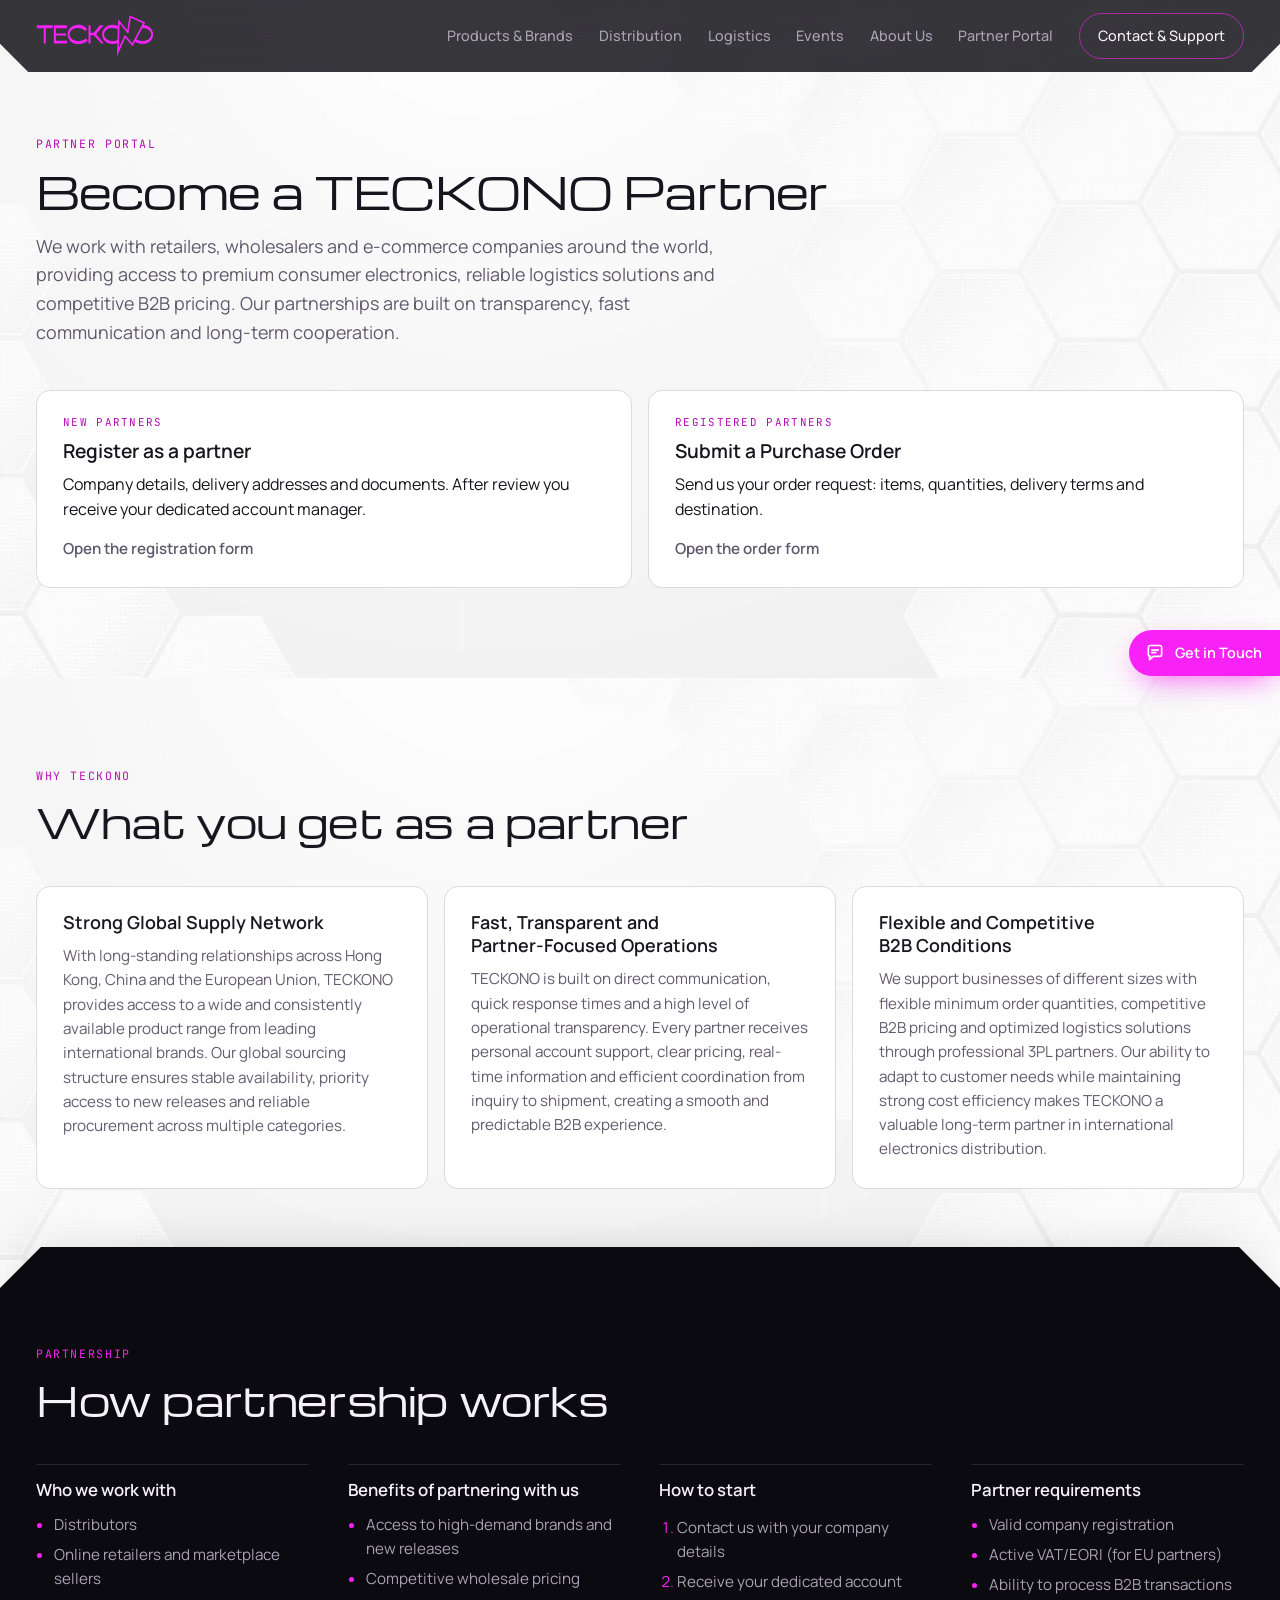
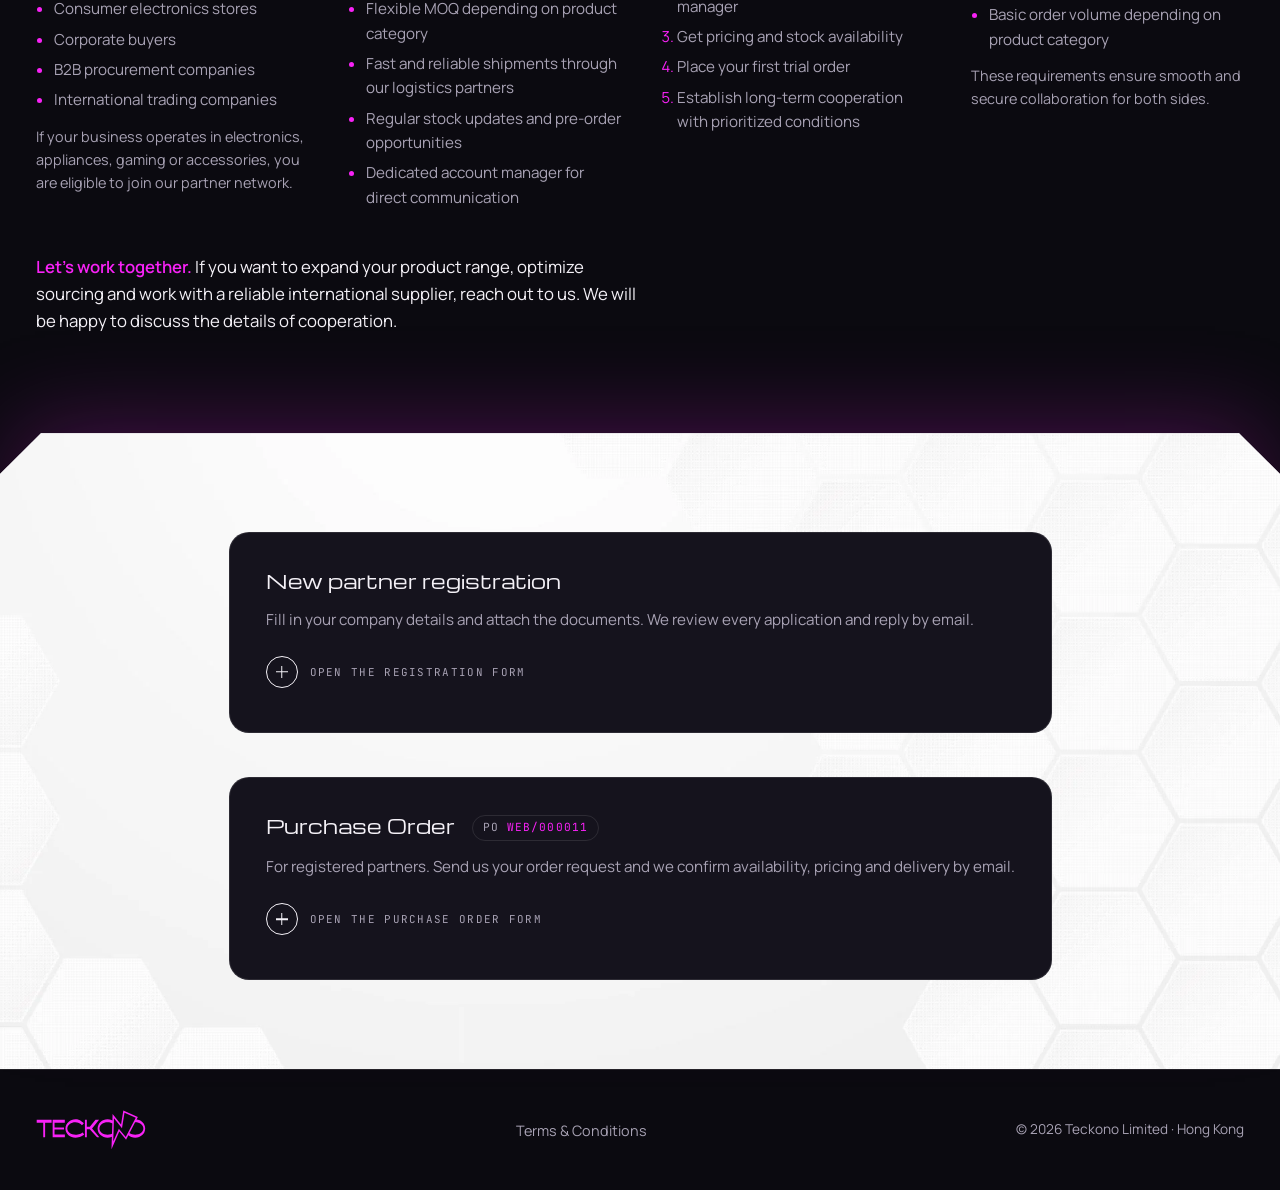
<file: partners.html>
<!doctype html>
<html lang="en">
<head>
<meta charset="utf-8">
<meta name="viewport" content="width=device-width, initial-scale=1, viewport-fit=cover">
<title>Partner Portal · TECKONO</title>
<meta name="description" content="Become a TECKONO partner: register as a new B2B client or submit a purchase order. Premium consumer electronics from hubs in Hong Kong, Shenzhen and the EU.">
<meta name="theme-color" content="#0B0A10">
<link rel="icon" type="image/svg+xml" href="assets/img/favicon.svg">
<link rel="preload" href="assets/fonts/michroma-latin-400-normal.woff2" as="font" type="font/woff2" crossorigin>
<link rel="preload" href="assets/fonts/manrope-latin-wght-normal.woff2" as="font" type="font/woff2" crossorigin>
<link rel="stylesheet" href="assets/css/style.css?v=53">
<script defer src="assets/js/main.js"></script>
<script defer src="assets/js/stack-page.js"></script>
</head>
<body class="page">
<header class="site-header" id="site-header">
  <div class="wrap header-row">
    <a class="brand" href="index.html" aria-label="TECKONO home">
      <img src="assets/img/logo.svg" alt="TECKONO" width="132" height="48">
    </a>
    <button class="nav-toggle" id="nav-toggle" aria-expanded="false" aria-controls="site-nav">
      <span class="nav-toggle-bars" aria-hidden="true"></span><span class="sr-only">Menu</span>
    </button>
    <nav class="site-nav" id="site-nav" aria-label="Main">
      <a href="index.html#brands">Products &amp; Brands</a>
      <a href="index.html#network">Distribution</a>
      <a href="index.html#logistics">Logistics</a>
      <a href="index.html#events">Events</a>
      <a href="index.html#team">About Us</a>
      <a href="partners.html" aria-current="page">Partner Portal</a>
      <a class="nav-cta" href="index.html#contact">Contact &amp; Support</a>
    </nav>
  </div>
</header>

<main id="top">

  <section class="section band-light page-head">
    <div class="wrap">
      <p class="eyebrow">Partner Portal</p>
      <h1>Become a TECKONO Partner</h1>
      <p class="section-lead">We work with retailers, wholesalers and e-commerce companies around the world, providing access to premium consumer electronics, reliable logistics solutions and competitive B2B pricing. Our partnerships are built on transparency, fast communication and long-term cooperation.</p>
      <div class="cta-cards">
        <a class="cta-card" href="#register">
          <span class="cta-kicker">New partners</span>
          <strong>Register as a partner</strong>
          <span>Company details, delivery addresses and documents. After review you receive your dedicated account manager.</span>
          <span class="cta-go">Open the registration form</span>
        </a>
        <a class="cta-card" href="#po">
          <span class="cta-kicker">Registered partners</span>
          <strong>Submit a Purchase Order</strong>
          <span>Send us your order request: items, quantities, delivery terms and destination.</span>
          <span class="cta-go">Open the order form</span>
        </a>
      </div>
    </div>
  </section>

  <div class="stack" id="stack">
  <div class="pin">
  <section class="section band-light sinks has-zone" id="why">
    <div class="wrap">
      <div class="section-head">
        <p class="eyebrow">Why TECKONO</p>
        <h2>What you get as a partner</h2>
      </div>
      <ul class="why-grid">
        <li>
          <h3>Strong Global Supply Network</h3>
          <p>With long-standing relationships across Hong Kong, China and the European Union, TECKONO provides access to a wide and consistently available product range from leading international brands. Our global sourcing structure ensures stable availability, priority access to new releases and reliable procurement across multiple categories.</p>
        </li>
        <li>
          <h3>Fast, Transparent and Partner-Focused Operations</h3>
          <p>TECKONO is built on direct communication, quick response times and a high level of operational transparency. Every partner receives personal account support, clear pricing, real-time information and efficient coordination from inquiry to shipment, creating a smooth and predictable B2B experience.</p>
        </li>
        <li>
          <h3>Flexible and Competitive B2B Conditions</h3>
          <p>We support businesses of different sizes with flexible minimum order quantities, competitive B2B pricing and optimized logistics solutions through professional 3PL partners. Our ability to adapt to customer needs while maintaining strong cost efficiency makes TECKONO a valuable long-term partner in international electronics distribution.</p>
        </li>
      </ul>
    </div>
  </section>
  </div>

  <div class="pin">
  <section class="section band-dark card sinks has-zone" id="partnership">
    <div class="wrap">
      <div class="section-head">
        <p class="eyebrow">Partnership</p>
        <h2>How partnership works</h2>
      </div>
      <div class="info-grid">
        <div>
          <h3>Who we work with</h3>
          <ul>
            <li>Distributors</li>
            <li>Online retailers and marketplace sellers</li>
            <li>Consumer electronics stores</li>
            <li>Corporate buyers</li>
            <li>B2B procurement companies</li>
            <li>International trading companies</li>
          </ul>
          <p class="note">If your business operates in electronics, appliances, gaming or accessories, you are eligible to join our partner network.</p>
        </div>
        <div>
          <h3>Benefits of partnering with us</h3>
          <ul>
            <li>Access to high-demand brands and new releases</li>
            <li>Competitive wholesale pricing</li>
            <li>Flexible MOQ depending on product category</li>
            <li>Fast and reliable shipments through our logistics partners</li>
            <li>Regular stock updates and pre-order opportunities</li>
            <li>Dedicated account manager for direct communication</li>
          </ul>
        </div>
        <div>
          <h3>How to start</h3>
          <ol>
            <li>Contact us with your company details</li>
            <li>Receive your dedicated account manager</li>
            <li>Get pricing and stock availability</li>
            <li>Place your first trial order</li>
            <li>Establish long-term cooperation with prioritized conditions</li>
          </ol>
        </div>
        <div>
          <h3>Partner requirements</h3>
          <ul>
            <li>Valid company registration</li>
            <li>Active VAT/EORI (for EU partners)</li>
            <li>Ability to process B2B transactions</li>
            <li>Basic order volume depending on product category</li>
          </ul>
          <p class="note">These requirements ensure smooth and secure collaboration for both sides.</p>
        </div>
      </div>
      <p class="closing"><strong>Let's work together.</strong> If you want to expand your product range, optimize sourcing and work with a reliable international supplier, reach out to us. We will be happy to discuss the details of cooperation.</p>
    </div>
  </section>
  </div>

  <section class="section band-light card forms" id="forms">
    <div class="wrap forms">

      <form class="inquiry" id="register" novalidate data-endpoint="" data-fallback="The registration form is not connected yet. Please send your company details to info@teckono.com." data-thanks="Thank you. Your registration has been received. Your account manager will contact you shortly." enctype="multipart/form-data">
        <h3>New partner registration</h3>
        <p class="form-intro">Fill in your company details and attach the documents. We review every application and reply by email.</p>
        <div class="more form-more">
          <button class="more-toggle" type="button" aria-expanded="false"><span class="plus" aria-hidden="true"></span><span class="more-label" data-more="Open the registration form" data-less="Close the form">Open the registration form</span></button>
          <div class="more-body">
            <p class="more-teaser is-clamped"></p>
            <div class="more-rest">
        <fieldset class="fs">
          <legend>Company</legend>
          <div class="field-row">
            <div class="field"><label for="r-company">Legal company name</label><input id="r-company" name="company" type="text" autocomplete="organization" required></div>
            <div class="field"><label for="r-reg">Company registration number</label><input id="r-reg" name="registration_number" type="text" required></div>
          </div>
          <div class="field-row">
            <div class="field"><label for="r-vat">VAT ID / EORI <span class="opt">(EU partners)</span></label><input id="r-vat" name="vat_eori" type="text"></div>
            <div class="field"><label for="r-country">Country</label><input id="r-country" name="country" type="text" autocomplete="country-name" required></div>
          </div>
          <div class="field"><label for="r-address">Legal address</label><input id="r-address" name="legal_address" type="text" autocomplete="street-address" required></div>
          <div class="field"><label for="r-web">Website <span class="opt">(optional)</span></label><input id="r-web" name="website" type="url" placeholder="https://"></div>
        </fieldset>

        <fieldset class="fs">
          <legend>Contact person<small>The person authorised to act for the company.</small></legend>
          <div class="field-row">
            <div class="field"><label for="r-name">Name and surname</label><input id="r-name" name="contact_name" type="text" autocomplete="name" required></div>
            <div class="field"><label for="r-position">Position</label><input id="r-position" name="position" type="text" autocomplete="organization-title" required></div>
          </div>
          <div class="field-row">
            <div class="field"><label for="r-email">Email</label><input id="r-email" name="email" type="email" autocomplete="email" required></div>
            <div class="field"><label for="r-phone">Phone / WhatsApp</label><input id="r-phone" name="phone" type="tel" autocomplete="tel" required></div>
          </div>
        </fieldset>

        <fieldset class="fs">
          <legend>Delivery</legend>
          <div class="field"><label for="r-warehouses">Warehouse / delivery addresses <span class="hint">(one address per line)</span></label><textarea id="r-warehouses" name="delivery_addresses" rows="4" required></textarea></div>
          <div class="field-row">
            <div class="field">
              <label for="r-hub">Preferred shipping hub</label>
              <select id="r-hub" name="preferred_hub">
                <option value="">No preference</option>
                <option>Hong Kong</option>
                <option>Shenzhen, China</option>
                <option>Czech Republic (EU)</option>
              </select>
            </div>
            <div class="field">
              <label for="r-type">Type of business</label>
              <select id="r-type" name="business_type" required>
                <option value="">Select</option>
                <option>Distributor</option>
                <option>Online retailer / marketplace seller</option>
                <option>Consumer electronics store</option>
                <option>Corporate buyer</option>
                <option>B2B procurement company</option>
                <option>International trading company</option>
              </select>
            </div>
          </div>
          <div class="field">
            <label>Product categories of interest</label>
            <div class="checks">
              <label><input type="checkbox" name="categories[]" value="Satellite Internet Equipment"> Satellite Internet Equipment</label>
              <label><input type="checkbox" name="categories[]" value="Household"> Household</label>
              <label><input type="checkbox" name="categories[]" value="Kitchen"> Kitchen</label>
              <label><input type="checkbox" name="categories[]" value="Gaming consoles"> Gaming consoles</label>
              <label><input type="checkbox" name="categories[]" value="Audio"> Audio</label>
              <label><input type="checkbox" name="categories[]" value="Home entertainment"> Home entertainment</label>
              <label><input type="checkbox" name="categories[]" value="Power Stations"> Power Stations</label>
              <label><input type="checkbox" name="categories[]" value="Drones"> Drones</label>
              <label><input type="checkbox" name="categories[]" value="Robotics &amp; Automation"> Robotics &amp; Automation</label>
            </div>
          </div>
          <div class="field"><label for="r-volume">Expected order volume <span class="opt">(optional)</span></label><input id="r-volume" name="expected_volume" type="text" placeholder="e.g. units per month, product groups"></div>
        </fieldset>

        <fieldset class="fs">
          <legend>Documents<small>PDF, JPG or PNG. Uploads are enabled once the form is connected to our system.</small></legend>
          <div class="field-row">
            <div class="field"><label for="r-doc1">Company registration certificate</label><input id="r-doc1" name="doc_registration" type="file" accept=".pdf,.jpg,.jpeg,.png"></div>
            <div class="field"><label for="r-doc2">VAT / EORI certificate <span class="opt">(EU partners)</span></label><input id="r-doc2" name="doc_vat" type="file" accept=".pdf,.jpg,.jpeg,.png"></div>
          </div>
          <div class="field"><label for="r-doc3">Other documents <span class="opt">(optional)</span></label><input id="r-doc3" name="doc_other[]" type="file" accept=".pdf,.jpg,.jpeg,.png" multiple></div>
        </fieldset>

        <label class="consent" for="r-consent">
          <input id="r-consent" name="consent" type="checkbox" required>
          <span>I confirm that the information provided is correct, I accept the <a href="terms.html">Terms and Conditions</a> and agree to the storage and processing of my data for partner registration.</span>
        </label>
        <div class="form-foot">
          <button class="btn btn-primary" type="submit">Submit registration</button>
          <p class="form-status" role="status" aria-live="polite"></p>
        </div>
            </div>
          </div>
        </div>
      </form>

      <form class="inquiry" id="po" novalidate data-po-prefix="WEB/" data-po-start="11" data-po-digits="6" data-endpoint="" data-fallback="The Purchase Order form is not connected yet. Please email your order to info@teckono.com." data-thanks="Thank you. Your Purchase Order has been sent. We will confirm availability and pricing by email.">
        <h3>Purchase Order <span class="po-badge">PO <span class="po-ref">WEB/000011</span></span></h3>
        <p class="form-intro">For registered partners. Send us your order request and we confirm availability, pricing and delivery by email.</p>
        <div class="more form-more">
          <button class="more-toggle" type="button" aria-expanded="false"><span class="plus" aria-hidden="true"></span><span class="more-label" data-more="Open the Purchase Order form" data-less="Close the form">Open the Purchase Order form</span></button>
          <div class="more-body">
            <p class="more-teaser is-clamped"></p>
            <div class="more-rest">
        <fieldset class="fs">
          <legend>Partner</legend>
          <div class="field-row">
            <div class="field"><label for="p-company">Company name</label><input id="p-company" name="company" type="text" autocomplete="organization" required></div>
            <div class="field"><label for="p-id">Partner ID / customer number <span class="opt">(optional)</span></label><input id="p-id" name="partner_id" type="text"></div>
          </div>
          <div class="field-row">
            <div class="field"><label for="p-name">Contact person</label><input id="p-name" name="contact_name" type="text" autocomplete="name" required></div>
            <div class="field"><label for="p-email">Email</label><input id="p-email" name="email" type="email" autocomplete="email" required></div>
          </div>
        </fieldset>

        <fieldset class="fs">
          <legend>Order</legend>
          <div class="field-row">
            <div class="field"><label for="p-po">TECKONO PO reference</label><input id="p-po" name="po_ref" type="text" class="mono po-ref-input" readonly value="WEB/000011" aria-describedby="po-ref-note"></div>
            <div class="field"><label for="p-date">Requested delivery date <span class="opt">(optional)</span></label><input id="p-date" name="delivery_date" type="date"></div>
          </div>
          <div class="field-row">
            <div class="field">
              <label for="p-hub">Ship from</label>
              <select id="p-hub" name="ship_from">
                <option value="">No preference</option>
                <option>Hong Kong</option>
                <option>Shenzhen, China</option>
                <option>Czech Republic (EU)</option>
              </select>
            </div>
            <div class="field">
              <label for="p-terms">Delivery terms (Incoterms)</label>
              <select id="p-terms" name="incoterms">
                <option value="">Select</option>
                <option>EXW</option>
                <option>FCA</option>
                <option>FOB</option>
                <option>CIF</option>
                <option>DAP</option>
                <option>DDP</option>
              </select>
            </div>
          </div>
          <div class="field"><label for="p-dest">Destination address</label><input id="p-dest" name="destination" type="text" required></div>
        </fieldset>

        <fieldset class="fs">
          <legend>Items</legend>
          <div class="lines">
            <div class="line">
              <div class="field"><label for="p-brand-1">Brand</label><input id="p-brand-1" name="item_brand[]" type="text"></div>
              <div class="field"><label for="p-model-1">Model / SKU</label><input id="p-model-1" name="item_model[]" type="text"></div>
              <div class="field"><label for="p-qty-1">Quantity</label><input id="p-qty-1" name="item_qty[]" type="number" min="1" inputmode="numeric"></div>
              <div class="field"><label for="p-price-1">Target price <span class="opt">(optional)</span></label><input id="p-price-1" name="item_price[]" type="text" inputmode="decimal"></div>
              <button class="line-remove" type="button" aria-label="Remove line">&times;</button>
            </div>
          </div>
          <button class="add-line" type="button">+ Add line</button>
          <div class="field"><label for="p-notes">Notes <span class="opt">(optional)</span></label><textarea id="p-notes" name="notes" rows="3"></textarea></div>
        </fieldset>

        <label class="consent" for="p-consent">
          <input id="p-consent" name="consent" type="checkbox" required>
          <span>I accept the <a href="terms.html">Terms and Conditions</a> and agree to the processing of my data for this order request.</span>
        </label>
        <div class="form-foot">
          <button class="btn btn-primary" type="submit">Send Purchase Order</button>
          <p class="form-status" role="status" aria-live="polite"></p>
        </div>
            </div>
          </div>
        </div>
      </form>

    </div>
  </section>
  </div><!-- /stack -->

</main>

<!-- "Get in Touch": a tab at the side; opens a small panel with WhatsApp, email and quick answers -->
<div class="chat" id="chat">
  <button class="chat-fab" id="chat-fab" type="button" aria-expanded="false" aria-controls="chat-panel">
    <svg viewBox="0 0 24 24" aria-hidden="true"><path d="M4 5.5A2.5 2.5 0 0 1 6.5 3h11A2.5 2.5 0 0 1 20 5.5v8a2.5 2.5 0 0 1-2.5 2.5H10l-4.5 4v-4H6.5A2.5 2.5 0 0 1 4 13.5z"/><path d="M8 8.5h8M8 11.5h5"/></svg>
    <span>Get in Touch</span>
  </button>
  <div class="chat-panel" id="chat-panel" hidden>
    <div class="chat-head">
      <p class="eyebrow">Contact &amp; More</p>
      <h3>How can we help?</h3>
      <button class="chat-close" type="button" aria-label="Close">&times;</button>
    </div>
    <div class="chat-actions">
      <a class="chat-btn chat-wa" href="https://wa.me/491601569449?text=Hello%20TECKONO%2C%20I%20would%20like%20to%20ask%20about%20" target="_blank" rel="noopener">
        <svg viewBox="0 0 24 24" aria-hidden="true"><path fill="currentColor" d="M12 2a10 10 0 0 0-8.6 15.1L2 22l5-1.3A10 10 0 1 0 12 2zm0 1.8a8.2 8.2 0 1 1-4.2 15.3l-.3-.2-3 .8.8-2.9-.2-.3A8.2 8.2 0 0 1 12 3.8zm-3.3 4.4c-.2 0-.5 0-.7.3-.3.3-1 1-1 2.4s1 2.8 1.2 3c.1.2 2 3.1 4.9 4.3 2.4 1 2.9.8 3.4.7.5 0 1.7-.7 1.9-1.4.2-.7.2-1.2.2-1.4-.1-.1-.3-.2-.6-.3l-2-1c-.3-.1-.5-.2-.7.1l-.9 1.1c-.2.2-.3.2-.6.1-.3-.2-1.2-.5-2.4-1.5-.9-.8-1.5-1.8-1.6-2.1-.2-.3 0-.4.1-.6l.4-.5.3-.5c.1-.2 0-.4 0-.5l-.9-2.2c-.2-.6-.5-.5-.7-.5h-.2z"/></svg>
        <span>Chat on WhatsApp<small>+49 160 1569449</small></span>
      </a>
      <button class="chat-btn chat-wc" type="button" data-copy="+852 4420 9528" title="Copy the number for WeChat">
        <svg viewBox="0 0 24 24" aria-hidden="true"><path d="M9.6 4C6 4 3 6.5 3 9.6c0 1.8 1 3.4 2.5 4.4L5 16.2l2.4-1.3c.6.2 1.3.3 2 .3"/><path d="M15 8.6c3.3 0 6 2.3 6 5.1s-2.7 5.1-6 5.1c-.6 0-1.3-.1-1.9-.3L10.8 20l.5-2C10 17 9 15.5 9 13.7c0-2.8 2.7-5.1 6-5.1z"/><circle cx="7.6" cy="8.6" r=".7" fill="currentColor" stroke="none"/><circle cx="11.2" cy="8.6" r=".7" fill="currentColor" stroke="none"/><circle cx="13.4" cy="13.2" r=".7" fill="currentColor" stroke="none"/><circle cx="16.6" cy="13.2" r=".7" fill="currentColor" stroke="none"/></svg>
        <span>WeChat<small>+852 4420 9528 · tap to copy<span class="copy-hint" aria-live="polite"></span></small></span>
      </button>
      <a class="chat-btn" href="mailto:info@teckono.com">
        <svg viewBox="0 0 24 24" aria-hidden="true"><rect x="3" y="5" width="18" height="14" rx="2.5"/><path d="m4 7 8 6 8-6"/></svg>
        <span>Email info@teckono.com</span>
      </a>
    </div>
    <div class="chat-faq">
      <p class="chat-faq-title">Quick answers</p>
      <details><summary>Who can become a TECKONO partner?</summary><p>Distributors, online retailers and marketplace sellers, consumer electronics stores, corporate buyers, B2B procurement companies and international trading companies. If your business operates in electronics, appliances, gaming or accessories, you are eligible to join our partner network.</p></details>
      <details><summary>How do we start?</summary><p>Contact us with your company details, or register through the <a href="#register">Partner Portal</a>, and receive your dedicated account manager. You get pricing and stock availability, place your first trial order and we establish long-term cooperation with prioritized conditions.</p></details>
      <details><summary>Where do you ship from?</summary><p>From our logistics hubs in Hong Kong, Shenzhen (China) and Klecany (Czech Republic, EU). We deliver worldwide by air, ocean, truck, rail and express courier.</p></details>
      <details><summary>What are the partner requirements?</summary><p>A valid company registration, active VAT/EORI for EU partners, the ability to process B2B transactions and a basic order volume depending on the product category.</p></details>
      <details><summary>Which products do you distribute?</summary><p>Premium consumer electronics from 40+ brands: household and kitchen appliances, gaming consoles, audio, home entertainment, power stations, drones, robotics and satellite internet equipment.</p></details>
    </div>
  </div>
</div>

<footer class="site-footer band-dark">
  <div class="wrap footer-row">
    <img src="assets/img/logo.svg" alt="TECKONO" width="120" height="44">
    <nav aria-label="Footer">
      <a href="terms.html">Terms &amp; Conditions</a>
    </nav>
    <p class="copy">© <span id="year">2026</span> Teckono Limited · Hong Kong</p>
  </div>
</footer>

</body>
</html>
</file>
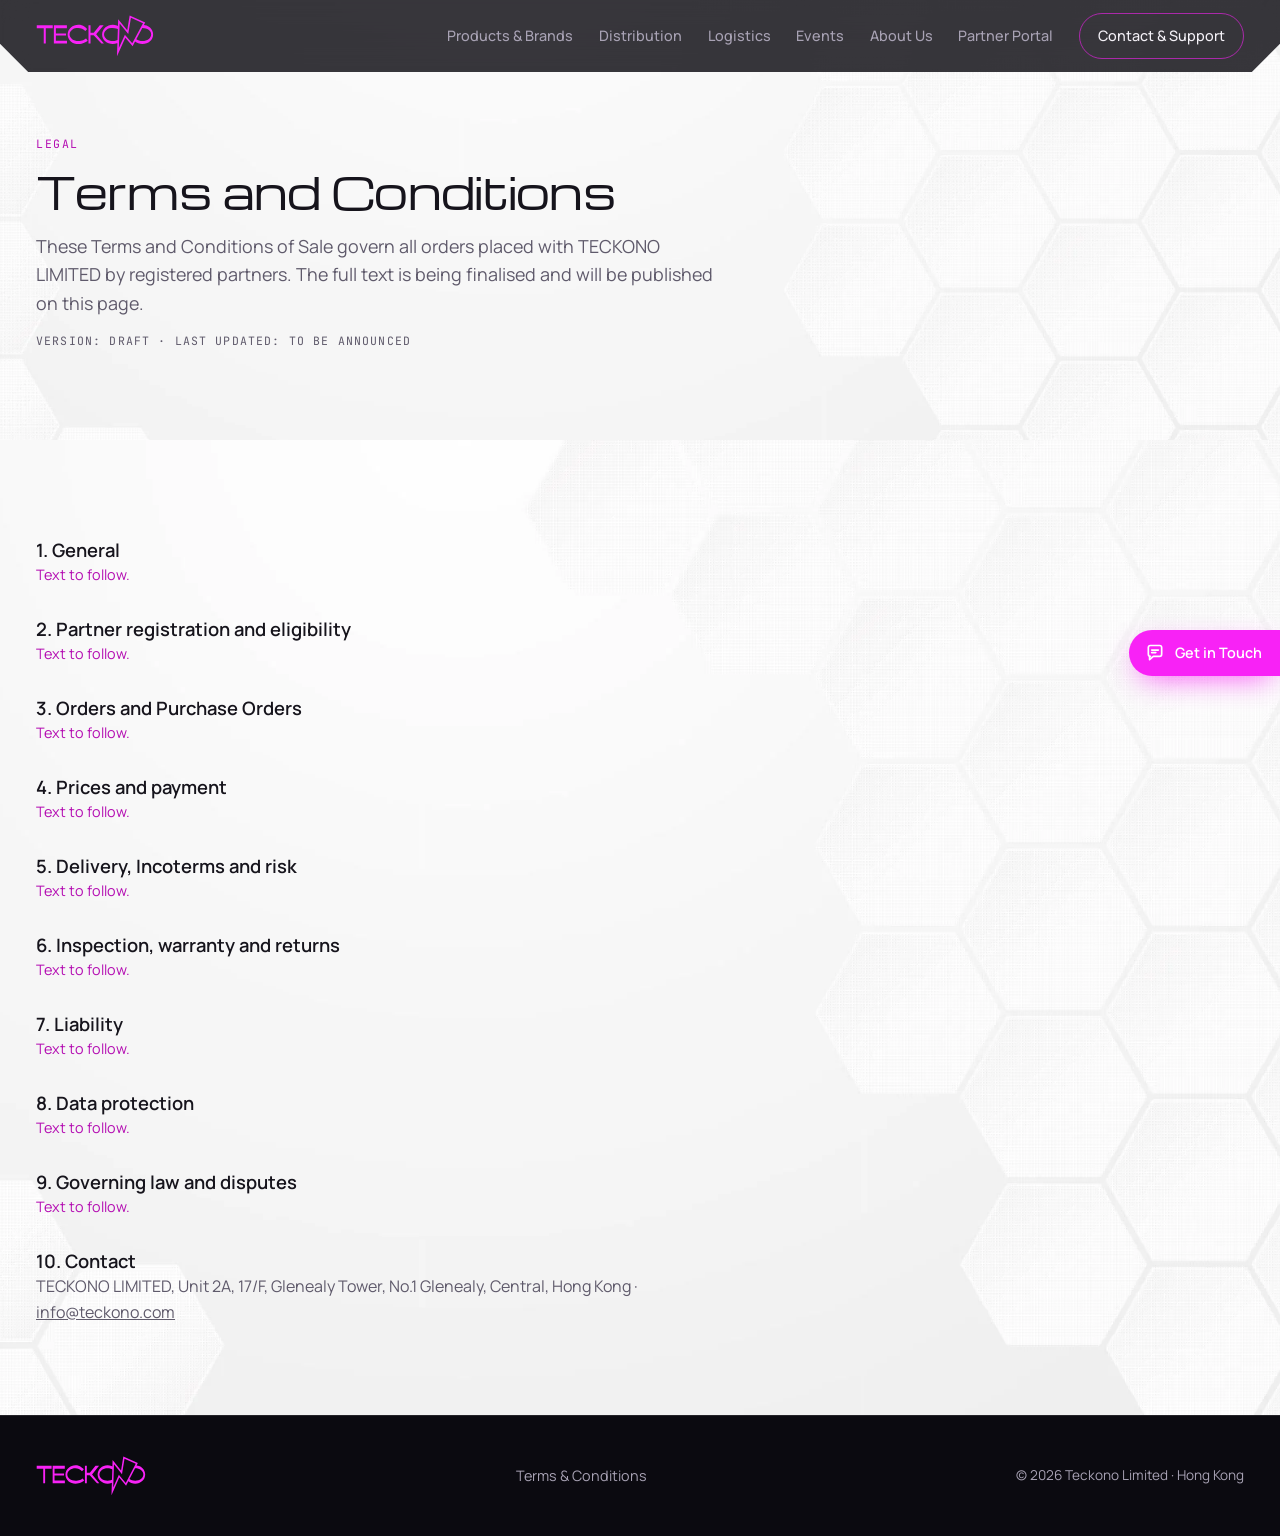
<file: terms.html>
<!doctype html>
<html lang="en">
<head>
<meta charset="utf-8">
<meta name="viewport" content="width=device-width, initial-scale=1, viewport-fit=cover">
<title>Terms and Conditions · TECKONO</title>
<meta name="description" content="Terms and Conditions of Sale of TECKONO LIMITED.">
<meta name="theme-color" content="#0B0A10">
<link rel="icon" type="image/svg+xml" href="assets/img/favicon.svg">
<link rel="preload" href="assets/fonts/michroma-latin-400-normal.woff2" as="font" type="font/woff2" crossorigin>
<link rel="preload" href="assets/fonts/manrope-latin-wght-normal.woff2" as="font" type="font/woff2" crossorigin>
<link rel="stylesheet" href="assets/css/style.css?v=53">
<script defer src="assets/js/main.js"></script>
</head>
<body class="page">
<header class="site-header" id="site-header">
  <div class="wrap header-row">
    <a class="brand" href="index.html" aria-label="TECKONO home">
      <img src="assets/img/logo.svg" alt="TECKONO" width="132" height="48">
    </a>
    <button class="nav-toggle" id="nav-toggle" aria-expanded="false" aria-controls="site-nav">
      <span class="nav-toggle-bars" aria-hidden="true"></span><span class="sr-only">Menu</span>
    </button>
    <nav class="site-nav" id="site-nav" aria-label="Main">
      <a href="index.html#brands">Products &amp; Brands</a>
      <a href="index.html#network">Distribution</a>
      <a href="index.html#logistics">Logistics</a>
      <a href="index.html#events">Events</a>
      <a href="index.html#team">About Us</a>
      <a href="partners.html">Partner Portal</a>
      <a class="nav-cta" href="index.html#contact">Contact &amp; Support</a>
    </nav>
  </div>
</header>

<main id="top">

  <section class="section band-light page-head">
    <div class="wrap">
      <p class="eyebrow">Legal</p>
      <h1>Terms and Conditions</h1>
      <p class="section-lead">These Terms and Conditions of Sale govern all orders placed with TECKONO LIMITED by registered partners. The full text is being finalised and will be published on this page.</p>
      <p class="terms-meta" style="margin-top:14px">Version: draft · Last updated: to be announced</p>
    </div>
  </section>

  <section class="section band-light" id="terms">
    <div class="wrap">
      <div class="terms-body">
        <div><h2>1. General</h2><p class="placeholder">Text to follow.</p></div>
        <div><h2>2. Partner registration and eligibility</h2><p class="placeholder">Text to follow.</p></div>
        <div><h2>3. Orders and Purchase Orders</h2><p class="placeholder">Text to follow.</p></div>
        <div><h2>4. Prices and payment</h2><p class="placeholder">Text to follow.</p></div>
        <div><h2>5. Delivery, Incoterms and risk</h2><p class="placeholder">Text to follow.</p></div>
        <div><h2>6. Inspection, warranty and returns</h2><p class="placeholder">Text to follow.</p></div>
        <div><h2>7. Liability</h2><p class="placeholder">Text to follow.</p></div>
        <div><h2>8. Data protection</h2><p class="placeholder">Text to follow.</p></div>
        <div><h2>9. Governing law and disputes</h2><p class="placeholder">Text to follow.</p></div>
        <div><h2>10. Contact</h2><p>TECKONO LIMITED, Unit 2A, 17/F, Glenealy Tower, No.1 Glenealy, Central, Hong Kong · <a href="mailto:info@teckono.com">info@teckono.com</a></p></div>
      </div>
    </div>
  </section>

</main>

<!-- "Get in Touch": a tab at the side; opens a small panel with WhatsApp, email and quick answers -->
<div class="chat" id="chat">
  <button class="chat-fab" id="chat-fab" type="button" aria-expanded="false" aria-controls="chat-panel">
    <svg viewBox="0 0 24 24" aria-hidden="true"><path d="M4 5.5A2.5 2.5 0 0 1 6.5 3h11A2.5 2.5 0 0 1 20 5.5v8a2.5 2.5 0 0 1-2.5 2.5H10l-4.5 4v-4H6.5A2.5 2.5 0 0 1 4 13.5z"/><path d="M8 8.5h8M8 11.5h5"/></svg>
    <span>Get in Touch</span>
  </button>
  <div class="chat-panel" id="chat-panel" hidden>
    <div class="chat-head">
      <p class="eyebrow">Contact &amp; More</p>
      <h3>How can we help?</h3>
      <button class="chat-close" type="button" aria-label="Close">&times;</button>
    </div>
    <div class="chat-actions">
      <a class="chat-btn chat-wa" href="https://wa.me/491601569449?text=Hello%20TECKONO%2C%20I%20would%20like%20to%20ask%20about%20" target="_blank" rel="noopener">
        <svg viewBox="0 0 24 24" aria-hidden="true"><path fill="currentColor" d="M12 2a10 10 0 0 0-8.6 15.1L2 22l5-1.3A10 10 0 1 0 12 2zm0 1.8a8.2 8.2 0 1 1-4.2 15.3l-.3-.2-3 .8.8-2.9-.2-.3A8.2 8.2 0 0 1 12 3.8zm-3.3 4.4c-.2 0-.5 0-.7.3-.3.3-1 1-1 2.4s1 2.8 1.2 3c.1.2 2 3.1 4.9 4.3 2.4 1 2.9.8 3.4.7.5 0 1.7-.7 1.9-1.4.2-.7.2-1.2.2-1.4-.1-.1-.3-.2-.6-.3l-2-1c-.3-.1-.5-.2-.7.1l-.9 1.1c-.2.2-.3.2-.6.1-.3-.2-1.2-.5-2.4-1.5-.9-.8-1.5-1.8-1.6-2.1-.2-.3 0-.4.1-.6l.4-.5.3-.5c.1-.2 0-.4 0-.5l-.9-2.2c-.2-.6-.5-.5-.7-.5h-.2z"/></svg>
        <span>Chat on WhatsApp<small>+49 160 1569449</small></span>
      </a>
      <button class="chat-btn chat-wc" type="button" data-copy="+852 4420 9528" title="Copy the number for WeChat">
        <svg viewBox="0 0 24 24" aria-hidden="true"><path d="M9.6 4C6 4 3 6.5 3 9.6c0 1.8 1 3.4 2.5 4.4L5 16.2l2.4-1.3c.6.2 1.3.3 2 .3"/><path d="M15 8.6c3.3 0 6 2.3 6 5.1s-2.7 5.1-6 5.1c-.6 0-1.3-.1-1.9-.3L10.8 20l.5-2C10 17 9 15.5 9 13.7c0-2.8 2.7-5.1 6-5.1z"/><circle cx="7.6" cy="8.6" r=".7" fill="currentColor" stroke="none"/><circle cx="11.2" cy="8.6" r=".7" fill="currentColor" stroke="none"/><circle cx="13.4" cy="13.2" r=".7" fill="currentColor" stroke="none"/><circle cx="16.6" cy="13.2" r=".7" fill="currentColor" stroke="none"/></svg>
        <span>WeChat<small>+852 4420 9528 · tap to copy<span class="copy-hint" aria-live="polite"></span></small></span>
      </button>
      <a class="chat-btn" href="mailto:info@teckono.com">
        <svg viewBox="0 0 24 24" aria-hidden="true"><rect x="3" y="5" width="18" height="14" rx="2.5"/><path d="m4 7 8 6 8-6"/></svg>
        <span>Email info@teckono.com</span>
      </a>
    </div>
    <div class="chat-faq">
      <p class="chat-faq-title">Quick answers</p>
      <details><summary>Who can become a TECKONO partner?</summary><p>Distributors, online retailers and marketplace sellers, consumer electronics stores, corporate buyers, B2B procurement companies and international trading companies. If your business operates in electronics, appliances, gaming or accessories, you are eligible to join our partner network.</p></details>
      <details><summary>How do we start?</summary><p>Contact us with your company details, or register through the <a href="partners.html#register">Partner Portal</a>, and receive your dedicated account manager. You get pricing and stock availability, place your first trial order and we establish long-term cooperation with prioritized conditions.</p></details>
      <details><summary>Where do you ship from?</summary><p>From our logistics hubs in Hong Kong, Shenzhen (China) and Klecany (Czech Republic, EU). We deliver worldwide by air, ocean, truck, rail and express courier.</p></details>
      <details><summary>What are the partner requirements?</summary><p>A valid company registration, active VAT/EORI for EU partners, the ability to process B2B transactions and a basic order volume depending on the product category.</p></details>
      <details><summary>Which products do you distribute?</summary><p>Premium consumer electronics from 40+ brands: household and kitchen appliances, gaming consoles, audio, home entertainment, power stations, drones, robotics and satellite internet equipment.</p></details>
    </div>
  </div>
</div>

<footer class="site-footer band-dark">
  <div class="wrap footer-row">
    <img src="assets/img/logo.svg" alt="TECKONO" width="120" height="44">
    <nav aria-label="Footer">
      <a href="terms.html">Terms &amp; Conditions</a>
    </nav>
    <p class="copy">© <span id="year">2026</span> Teckono Limited · Hong Kong</p>
  </div>
</footer>

</body>
</html>
</file>
<file: assets/css/style.css>
/* Layout: dark "showroom" bands (hero, network, contact) alternate with cool paper bands for reading.
   One committed look in every theme: the brand is magenta on black. */
@font-face { font-family: "Michroma"; src: url("../fonts/michroma-latin-400-normal.woff2") format("woff2"); font-weight: 400; font-display: swap; }
@font-face { font-family: "Manrope"; src: url("../fonts/manrope-latin-wght-normal.woff2") format("woff2"); font-weight: 200 800; font-display: swap; }
@font-face { font-family: "JetBrains Mono"; src: url("../fonts/jetbrains-mono-latin-400-normal.woff2") format("woff2"); font-weight: 400; font-display: swap; }

:root {
  --ink: #0b0a10;
  --ink-2: #15131d;
  --ink-line: rgba(255, 255, 255, .1);
  --on-ink: #f4f1f7;
  --on-ink-muted: #a8a2b4;
  --paper: #f6f5f8;
  --paper-2: #ecebf1;
  --paper-line: #dcd9e3;
  --on-paper: #16141c;
  --on-paper-muted: #5f5a6b;
  --magenta: #f822f6;
  --magenta-deep: #b40db2;
  --magenta-soft: rgba(248, 34, 246, .14);
  --brand-grey: #8b8794;
  --hero-base-1: #2b1030;
  --hero-pink-1: rgba(214, 70, 210, .42);
  --hero-pink-2: rgba(150, 40, 170, .35);

  --f-display: "Michroma", "Eurostile", "Arial Black", system-ui, sans-serif;
  --f-body: "Manrope", "Segoe UI", system-ui, -apple-system, sans-serif;
  --f-mono: "JetBrains Mono", ui-monospace, "SFMono-Regular", Menlo, monospace;

  --gutter: max(16px, env(safe-area-inset-left, 0px));
  --gutter-r: max(16px, env(safe-area-inset-right, 0px));
  --maxw: 1240px;
  --radius: 14px;
  --header-h: 72px;

  color-scheme: dark;
}

*, *::before, *::after { box-sizing: border-box; }
html { scroll-behavior: smooth; scroll-padding-top: calc(var(--header-h) + 12px); -webkit-text-size-adjust: 100%; overflow-anchor: none; /* the expanders grow in place; no browser scroll anchoring */ }
body {
  margin: 0;
  background: var(--ink);
  color: var(--on-ink);
  font: 400 1rem/1.6 var(--f-body);
  -webkit-font-smoothing: antialiased;
  overflow-x: hidden;
}
body::before { content: ""; position: fixed; inset: 0 0 auto; height: env(safe-area-inset-top, 0px); z-index: 60; background: var(--ink); }
img { max-width: 100%; height: auto; display: block; }
a { color: inherit; }
h1, h2, h3 { margin: 0; text-wrap: balance; font-weight: 400; }
p { margin: 0; }
ul { list-style: none; margin: 0; padding: 0; }
address { font-style: normal; }
.sr-only { position: absolute; width: 1px; height: 1px; overflow: hidden; clip: rect(0 0 0 0); white-space: nowrap; }
:focus-visible { outline: 2px solid var(--magenta); outline-offset: 3px; border-radius: 4px; }

.wrap { max-width: var(--maxw); margin: 0 auto; padding-left: var(--gutter); padding-right: var(--gutter-r); }
.band-dark { background: var(--ink); color: var(--on-ink); }
.band-light, .band-tint { background: var(--paper) url("../img/bg-hex-light.webp") center / cover no-repeat; color: var(--on-paper); color-scheme: light; }
.band-tint { background-position: center bottom; }
.section { padding-block: clamp(56px, 7vw, 96px); }

.eyebrow {
  font: 400 .72rem/1.4 var(--f-mono);
  letter-spacing: .14em;
  text-transform: uppercase;
  color: var(--magenta);
}
.band-light .eyebrow, .band-tint .eyebrow { color: var(--magenta-deep); }

.section-head { display: grid; gap: 14px; max-width: 46rem; margin-bottom: clamp(32px, 5vw, 56px); }
.section-head h2 { font: 400 clamp(1.5rem, 3.4vw, 2.5rem)/1.2 var(--f-display); letter-spacing: -.01em; }
.section-lead { font-size: clamp(1rem, 1.4vw, 1.125rem); max-width: 62ch; color: var(--on-ink-muted); }
.band-light .section-lead, .band-tint .section-lead { color: var(--on-paper-muted); }

/* Buttons */
.btn {
  display: inline-flex; align-items: center; justify-content: center; gap: 10px;
  min-height: 48px; padding: 0 26px; border-radius: 999px;
  font: 600 .95rem/1 var(--f-body); letter-spacing: .01em; text-decoration: none;
  border: 1px solid transparent; cursor: pointer;
  transition: transform .2s ease, background-color .2s ease, border-color .2s ease, box-shadow .2s ease;
}
.btn-primary { background: var(--magenta); color: #fff; box-shadow: 0 8px 30px -10px rgba(248, 34, 246, .7); }
.btn-primary:hover { transform: translateY(-1px); box-shadow: 0 12px 36px -10px rgba(248, 34, 246, .9); }
.btn-ghost { border-color: rgba(255, 255, 255, .28); color: var(--on-ink); }
.btn-ghost:hover { border-color: var(--on-ink); }

/* Header */
.site-header {
  position: fixed; top: env(safe-area-inset-top, 0px); left: 0; right: 0; z-index: 50;
  --cut: clamp(20px, 2.2vw, 32px); /* bottom corners cut at 45°, like the sections' top corners */
}
/* the bar's background is a layer of its own, so the cut does not clip the open menu below it */
.site-header::before {
  content: ""; position: absolute; inset: 0; z-index: -1;
  transition: background-color .3s ease, backdrop-filter .3s ease;
  clip-path: polygon(0 0, 100% 0, 100% calc(100% - var(--cut)), calc(100% - var(--cut)) 100%, var(--cut) 100%, 0 calc(100% - var(--cut)));
}
.site-header.is-scrolled::before, .site-header.is-open::before {
  background: rgba(11, 10, 16, .82);
  backdrop-filter: blur(14px) saturate(140%);
  -webkit-backdrop-filter: blur(14px) saturate(140%);
}
.site-header.is-open::before { clip-path: none; }
.header-row { height: var(--header-h); display: flex; align-items: center; justify-content: space-between; gap: 24px; }
.brand img { width: 118px; height: auto; }
.site-nav { display: flex; align-items: center; gap: clamp(14px, 2vw, 30px); }
.site-nav a { text-decoration: none; font-size: .9rem; font-weight: 500; color: var(--on-ink-muted); transition: color .2s; white-space: nowrap; }
.site-nav a:hover { color: var(--on-ink); }
.site-nav .nav-cta { color: var(--on-ink); border: 1px solid rgba(248, 34, 246, .6); padding: 10px 18px; border-radius: 999px; }
.site-nav .nav-cta:hover { background: var(--magenta); border-color: var(--magenta); }
.nav-toggle { display: none; width: 44px; height: 44px; border: 0; background: none; color: var(--on-ink); cursor: pointer; padding: 0; }
.nav-toggle-bars, .nav-toggle-bars::before, .nav-toggle-bars::after {
  display: block; width: 22px; height: 2px; background: currentColor; margin: 0 auto; position: relative; transition: transform .25s, opacity .25s;
}
.nav-toggle-bars::before, .nav-toggle-bars::after { content: ""; position: absolute; left: 0; }
.nav-toggle-bars::before { top: -7px; }
.nav-toggle-bars::after { top: 7px; }
.is-open .nav-toggle-bars { background: transparent; }
.is-open .nav-toggle-bars::before { transform: translateY(7px) rotate(45deg); }
.is-open .nav-toggle-bars::after { transform: translateY(-7px) rotate(-45deg); }

@media (max-width: 960px) {
  .nav-toggle { display: block; }
  .site-nav {
    position: absolute; top: var(--header-h); left: 0; right: 0;
    flex-direction: column; align-items: stretch; gap: 0;
    padding: 8px var(--gutter-r) 24px var(--gutter);
    background: rgba(11, 10, 16, .96); border-bottom: 1px solid var(--ink-line);
    display: none;
  }
  .is-open .site-nav { display: flex; }
  .site-nav a { padding: 14px 0; font-size: 1.05rem; border-bottom: 1px solid var(--ink-line); }
  .site-nav .nav-cta { margin-top: 16px; text-align: center; border-bottom: 1px solid rgba(248, 34, 246, .6); }
}

/* Hero */
.hero {
  position: relative; overflow: hidden; overflow: clip; isolation: isolate;
  display: flex; flex-direction: column; min-height: 100vh; min-height: 100svh; /* the card below starts off screen */
  padding-top: calc(var(--header-h) + clamp(20px, 3vw, 44px)); padding-bottom: clamp(36px, 5.4vw, 64px);
  background: #000 url("../img/bg-hex-dark.webp") center top / cover no-repeat;
}
/* Flicker: a brightened copy of the honeycomb, shown only through drifting spots set by main.js */
.hero-glints {
  position: absolute; inset: 0; z-index: -1; pointer-events: none;
  background: url("../img/bg-hex-glow.webp") center top / cover no-repeat; /* pre-brightened copy of the honeycomb */
  --x1: 70%; --y1: 20%; --a1: 0; --x2: 85%; --y2: 55%; --a2: 0; --x3: 75%; --y3: 80%; --a3: 0;
  --x4: 10%; --y4: 85%; --a4: 0; --x5: 92%; --y5: 30%; --a5: 0; --mx: -500px; --my: -500px;
  mask-image:
    radial-gradient(circle 230px at var(--x1) var(--y1), rgba(0,0,0,var(--a1)), transparent),
    radial-gradient(circle 210px at var(--x2) var(--y2), rgba(0,0,0,var(--a2)), transparent),
    radial-gradient(circle 250px at var(--x3) var(--y3), rgba(0,0,0,var(--a3)), transparent),
    radial-gradient(circle 220px at var(--x4) var(--y4), rgba(0,0,0,var(--a4)), transparent),
    radial-gradient(circle 200px at var(--x5) var(--y5), rgba(0,0,0,var(--a5)), transparent),
    radial-gradient(circle 200px at var(--mx) var(--my), rgba(0,0,0,.85), transparent);
  -webkit-mask-image:
    radial-gradient(circle 230px at var(--x1) var(--y1), rgba(0,0,0,var(--a1)), transparent),
    radial-gradient(circle 210px at var(--x2) var(--y2), rgba(0,0,0,var(--a2)), transparent),
    radial-gradient(circle 250px at var(--x3) var(--y3), rgba(0,0,0,var(--a3)), transparent),
    radial-gradient(circle 220px at var(--x4) var(--y4), rgba(0,0,0,var(--a4)), transparent),
    radial-gradient(circle 200px at var(--x5) var(--y5), rgba(0,0,0,var(--a5)), transparent),
    radial-gradient(circle 200px at var(--mx) var(--my), rgba(0,0,0,.85), transparent);
}

.hero > .wrap { width: 100%; }
.hero-inner { flex: 1; display: flex; flex-direction: column; justify-content: center; } /* copy sits mid-way between header and pillars */
.hero-foot { margin-top: auto; }
.hero-copy { display: grid; grid-template-columns: minmax(0, 1fr) minmax(0, 1fr); gap: clamp(16px, 3vw, 48px); align-items: center; }
.hero-text { display: grid; gap: 16px; min-width: 0; align-content: start; }
.hero h1 { font: 400 clamp(1.5rem, 2.6vw + .5rem, 2.9rem)/1.15 var(--f-display); letter-spacing: -.02em; }
.lead { color: var(--on-ink-muted); font-size: 1.08rem; max-width: 46ch; }
.lead-strong { font-weight: 600; font-size: 1.08rem; max-width: 46ch; }

/* Desk strip under the hero copy: live local time at the three warehouses and ECB reference FX rates; a pulse runs along the line beneath */
.hero-desk { margin-top: clamp(12px, 1.6vw, 18px); display: grid; gap: 12px; }
.desk-grid { display: grid; grid-template-columns: minmax(0, 1fr) minmax(0, 1fr); gap: clamp(20px, 4vw, 56px); align-items: start; }
.desk-group { display: grid; gap: 8px; }
.desk-label { font: 400 .66rem/1.4 var(--f-mono); letter-spacing: .14em; text-transform: uppercase; color: var(--on-ink-muted); white-space: nowrap; overflow: hidden; text-overflow: ellipsis; }
.desk-row { display: grid; grid-template-columns: repeat(3, minmax(0, 1fr)); }
.desk-row li { display: grid; gap: 4px; padding-right: 12px; min-width: 0; }
.desk-row li + li { padding-left: 12px; border-left: 1px solid var(--ink-line); }
.cell-key { font: 600 .8rem/1.3 var(--f-body); white-space: nowrap; overflow: hidden; text-overflow: ellipsis; }
.hub-time, .fx-rate { font: 400 1.2rem/1 var(--f-display); letter-spacing: .02em; font-variant-numeric: tabular-nums; color: #fff; white-space: nowrap; }
.hub-time i { font-style: normal; color: var(--magenta); animation: hub-blink 1s steps(2, start) infinite; }
.cell-sub { font: 400 .62rem/1.4 var(--f-mono); letter-spacing: .1em; color: var(--on-ink-muted); white-space: nowrap; }
.fx-chg.is-up { color: #3ddc84; }
.fx-chg.is-down { color: #ff5c7a; }
.desk-fx[hidden] { display: none; }
.hero-desk.no-fx .desk-grid { grid-template-columns: minmax(0, 1fr); }
.hubs-track { position: relative; height: 1px; background: var(--ink-line); overflow: visible; }
.hubs-track::after {
  content: ""; position: absolute; top: -1px; left: 0; width: 72px; height: 3px; border-radius: 3px;
  background: linear-gradient(90deg, transparent, var(--magenta) 60%, #fff); box-shadow: 0 0 14px 2px rgba(248, 34, 246, .7);
  animation: hub-run 7s cubic-bezier(.4, 0, .3, 1) infinite;
}
@keyframes hub-blink { to { visibility: hidden; } }
@keyframes hub-run { 0% { left: -72px; opacity: 0; } 6% { opacity: 1; } 74% { left: 100%; opacity: 1; } 80%, 100% { left: 100%; opacity: 0; } }
@media (prefers-reduced-motion: reduce) { .hub-time i, .hubs-track::after { animation: none; } }

.hero-logo { position: relative; min-width: 0; width: 100%; aspect-ratio: 1.3; max-width: 100%; }
.hero-logo canvas { position: absolute; inset: 0; width: 100% !important; height: 100% !important; display: block; }
/* Flat stand-ins, shown until the 3D scene is ready (or if it can't run). Same layout as the 3D frame. */
.hero-logo-flat, .hero-robot-flat { position: absolute; transition: opacity .6s ease; }
.hero-logo-flat { left: 50%; top: 45.2%; width: 82%; transform: translate(-50%, -50%); filter: drop-shadow(0 20px 60px rgba(248, 34, 246, .35)); }
.hero-robot-flat { left: 59.8%; top: 83.6%; width: 42.3%; transform: translate(-50%, -50%); }
.hero-logo.is-3d .hero-logo-flat, .hero-logo.is-3d .hero-robot-flat { opacity: 0; }

.pillars { display: grid; grid-template-columns: repeat(3, minmax(0, 1fr)); margin-top: clamp(36px, 5vw, 64px); border-top: 1px solid var(--ink-line); }
.pillar { padding: 32px 28px 8px 0; display: grid; gap: 10px; align-content: start; }
.pillar + .pillar { padding-left: 28px; border-left: 1px solid var(--ink-line); }
.pillar-figure { font: 400 clamp(2.4rem, 4vw, 3.4rem)/1 var(--f-display); color: var(--magenta); font-variant-numeric: tabular-nums; }
.pillar-unit { font: 400 .72rem/1 var(--f-mono); letter-spacing: .14em; text-transform: uppercase; color: var(--on-ink-muted); }
.pillar-title { font: 600 1.1rem/1.35 var(--f-body); margin-top: 10px; }
.pillar p { color: var(--on-ink-muted); font-size: .95rem; }

@media (max-width: 860px) {
  .hero-copy { grid-template-columns: minmax(0, 1fr); }
  .desk-grid { grid-template-columns: minmax(0, 1fr); }
  .pillars { grid-template-columns: minmax(0, 1fr); }
  .pillar, .pillar + .pillar { padding: 28px 0; border-left: 0; }
  .pillar + .pillar { border-top: 1px solid var(--ink-line); }
}

/* Card stack (transition.js): each section slides up over the lower part of the pinned one before it,
   then they scroll on together. Hero → brands (stops under the hero's buttons), brands → distribution
   distribution → logistics, logistics → events, events → team, team → contact (each covers about a third of the section before it). The section being covered gets --sink 0 → 1, the card
   coming in gets --cover 0 → 1; each pin wrapper gets --overlap (how far the next card slides). */
.stack { position: relative; background: #000; }
/* spacer, not padding: a sticky element cannot travel into its parent's padding */
.stack-ready .pin::after { content: ""; display: block; height: var(--overlap, 0px); }
.stack-ready .sinks {
  position: sticky;
  transform-origin: 50% 100%;
  transform: scale(calc(1 - var(--sink, 0) * var(--sink-depth, .03)));
  will-change: transform;
}
#brands { --sink-depth: .015; }
#network { --sink-depth: .03; } /* a little deeper: the ride into Logistics is short, the sink shows it */
#logistics { --sink-depth: .015; }
#events, #team, #why, #partnership { --sink-depth: .015; }
.hero-shade, .sink-shade { position: absolute; inset: 0; z-index: 3; pointer-events: none; background: #000; }
.hero-shade { opacity: calc(var(--sink, 0) * .2); }
.sink-shade { opacity: calc(var(--sink, 0) * .06); }
/* the empty zone under a section's content that the next card slides over */
/* the zone, plus the raised middle of the next card's edge, plus a gap under the content */
.stack-ready .has-zone { padding-bottom: calc(var(--zone, 0px) + var(--rise, 0px) + clamp(12px, 1.5vw, 18px)); }
/* Cards have chamfered top corners instead of round ones, cut at 45° (Lion's call; the header's
   bottom corners match). The middle of the edge stands --rise above the card's box, over the
   section before it. The shape is cut out of a background layer (::before), not out of the card
   itself, so the effects that rise above the edge are not clipped. */
.card {
  --rise: clamp(28px, 3.2vw, 44px); /* transition.js mirrors this for the hero gap */
  --slope: var(--rise); /* as wide as it is high: 45° */
  --tab: polygon(0 var(--rise), var(--slope) 0, calc(100% - var(--slope)) 0, 100% var(--rise), 100% 100%, 0 100%);
  padding-top: clamp(36px, 4.5vw, 60px);
  position: relative; z-index: 1;
  box-shadow: 0 calc(-24px - var(--rise)) 90px -20px rgba(248, 34, 246, calc(.25 + var(--cover, 0) * .35));
}
.card.band-light, .card.band-dark { background: none; }
.card::before { content: ""; position: absolute; inset: calc(-1 * var(--rise)) 0 0; z-index: -1; clip-path: var(--tab); }
.card.band-light::before { background: var(--paper) url("../img/bg-hex-light.webp") center / cover no-repeat; }
.card.band-dark::before { background: var(--ink); }
.card .sink-shade { top: calc(-1 * var(--rise)); clip-path: var(--tab); }
#network.card, #events.card, #contact.card, #partnership.card { box-shadow: 0 calc(-18px - var(--rise)) 50px -30px rgba(11, 10, 16, calc(.2 + var(--cover, 0) * .2)); }

/* Distribution card edge: a thin light rim, and a sharp bright glint that sweeps along it each time
   the card comes in (transition.js adds .is-glint) */
.glint { position: absolute; left: 0; right: 0; top: calc(-110px - var(--rise)); height: 220px; pointer-events: none; z-index: 2; overflow: hidden; }
.glint-rim {
  position: absolute; left: var(--slope); right: var(--slope); top: 110px; height: 1px;
  background: linear-gradient(90deg, transparent, rgba(255, 255, 255, .25) 25%, rgba(255, 255, 255, .55) 50%, rgba(255, 255, 255, .25) 75%, transparent);
}
.glint-bloom {
  position: absolute; left: 0; right: 0; top: 110px; height: 110px; opacity: 0;
  background: radial-gradient(55% 100% at 50% 0%, rgba(255, 255, 255, .34), rgba(255, 214, 253, .1) 50%, transparent 80%);
}
.glint-sweep { position: absolute; inset: 0; opacity: 0; transform: translateX(-62%); }
.glint-streak {
  position: absolute; left: 30%; width: 40%; top: 90px; height: 40px;
  background: radial-gradient(50% 50% at 50% 50%, rgba(255, 255, 255, .8), rgba(255, 255, 255, .25) 35%, transparent 70%);
}
.glint-streak::before {
  content: ""; position: absolute; left: 0; right: 0; top: 19px; height: 2px;
  background: linear-gradient(90deg, transparent, rgba(255, 255, 255, .5) 25%, #fff 50%, rgba(255, 255, 255, .5) 75%, transparent);
}
.glint-star { position: absolute; left: 50%; top: 110px; width: 0; height: 0; }
.glint-star::before, .glint-star::after { content: ""; position: absolute; }
.glint-star::before { /* long horizontal flare */
  left: -300px; top: -4px; width: 600px; height: 8px;
  background: radial-gradient(50% 50% at 50% 50%, #fff, rgba(255, 255, 255, .55) 25%, transparent 75%);
}
.glint-star::after { /* hot core, vertical spike and a faint pink halo */
  left: -60px; top: -80px; width: 120px; height: 160px;
  background:
    radial-gradient(3px 80px at 50% 50%, #fff, rgba(255, 255, 255, .4) 50%, transparent),
    radial-gradient(circle 46px at 50% 50%, #fff, rgba(255, 255, 255, .75) 22%, rgba(248, 34, 246, .28) 55%, transparent);
}
.is-glint .glint-sweep { animation: glint-sweep 1.05s cubic-bezier(.45, .05, .25, 1) both; }
.is-glint .glint-bloom { animation: glint-bloom 1.05s ease-out both; }
@keyframes glint-sweep {
  0% { transform: translateX(-62%); opacity: 0; }
  6% { opacity: 1; }
  78% { opacity: 1; }
  100% { transform: translateX(62%); opacity: 0; }
}
@keyframes glint-bloom { 0% { opacity: 0; } 10% { opacity: 1; } 100% { opacity: 0; } }

/* Logistics card edge: each time it comes in, a plane, a truck and a train race along it from left
   to right, one after another (transition.js adds .is-rolling) */
.convoy { position: absolute; left: 0; right: 0; top: calc(-120px - var(--rise)); height: 120px; pointer-events: none; z-index: 2; overflow: hidden; }
.rider { position: absolute; left: 0; bottom: 2px; color: #fff; transform: translateX(-300px); }
.rider svg { display: block; height: auto; fill: currentColor; filter: drop-shadow(0 0 6px rgba(248, 34, 246, .55)); }
.rider-plane svg { width: 84px; }
.rider-truck svg { width: 96px; }
.rider-train svg { width: 196px; }
.rider .win { fill: var(--ink); opacity: .7; }
.rider::before { /* speed trail */
  content: ""; position: absolute; right: 92%; top: 50%; width: 220px; height: 2px; margin-top: -1px; border-radius: 2px;
  background: linear-gradient(90deg, transparent, rgba(248, 34, 246, .85));
}
.rider-plane { bottom: 50px; }
.rider-plane::before { top: 48%; width: 260px; background: linear-gradient(90deg, transparent, rgba(255, 255, 255, .75)); }
.rider-truck::before { top: 46%; }
.rider-train::before { top: 54%; right: 96%; width: 260px; }
.is-rolling .rider { animation: ride 1.2s cubic-bezier(.55, .05, .3, 1) both; }
.is-rolling .rider-plane { animation-name: ride-plane; }
.is-rolling .rider-truck { animation-delay: .2s; }
.is-rolling .rider-train { animation-delay: .4s; animation-duration: 1.3s; }
/* far enough past the right edge that the trail is gone too */
@keyframes ride { from { transform: translateX(-300px); } to { transform: translateX(calc(100vw + 320px)); } }
@keyframes ride-plane { from { transform: translate(-300px, 14px); } to { transform: translate(calc(100vw + 320px), -18px); } }
@media (max-width: 640px) {
  .rider-plane svg { width: 64px; }
  .rider-truck svg { width: 70px; }
  .rider-train svg { width: 140px; }
  .rider-plane { bottom: 44px; }
  .rider::before { width: 140px; }
}

/* Partners card edge: each time it comes in, two light pulses run in along it from both sides, meet
   in the middle with a flash, and a ring spreads out from there (transition.js adds .is-meeting) */
.meet { position: absolute; left: 0; right: 0; top: calc(-120px - var(--rise)); height: 320px; pointer-events: none; z-index: 2; overflow: hidden; }
.meet-rim {
  position: absolute; left: var(--slope); right: var(--slope); top: 120px; height: 1px;
  background: linear-gradient(90deg, transparent, rgba(255, 255, 255, .2) 25%, rgba(255, 255, 255, .42) 50%, rgba(255, 255, 255, .2) 75%, transparent);
}
.meet::before { /* soft light that falls into the card from the meeting point */
  content: ""; position: absolute; left: 0; right: 0; top: 120px; height: 200px; opacity: 0;
  background: radial-gradient(42% 100% at 50% 0%, rgba(255, 255, 255, .24), rgba(248, 34, 246, .12) 45%, transparent 80%);
}
.meet-pulse { position: absolute; top: 119px; width: 50%; height: 3px; opacity: 0; }
.meet-from-left { left: 0; transform: translateX(-100%); }
.meet-from-right { right: 0; transform: translateX(100%); }
.meet-pulse::before, .meet-pulse::after { content: ""; position: absolute; }
.meet-pulse::before { /* trail */
  top: 0; width: 70%; height: 3px; border-radius: 3px;
  background: linear-gradient(90deg, transparent, rgba(248, 34, 246, .75) 65%, #fff);
}
.meet-pulse::after { /* glowing head */
  top: -15px; width: 32px; height: 32px; border-radius: 50%;
  background: radial-gradient(circle, #fff 0 16%, rgba(255, 255, 255, .7) 28%, rgba(248, 34, 246, .5) 52%, transparent 72%);
}
.meet-from-left::before { right: 0; }
.meet-from-left::after { right: -16px; }
.meet-from-right::before { left: 0; transform: scaleX(-1); }
.meet-from-right::after { left: -16px; }
.meet-flash { position: absolute; left: 50%; top: 120px; width: 0; height: 0; opacity: 0; }
.meet-flash::before, .meet-flash::after { content: ""; position: absolute; }
.meet-flash::before { /* horizontal flare */
  left: -340px; top: -5px; width: 680px; height: 10px;
  background: radial-gradient(50% 50% at 50% 50%, #fff, rgba(255, 255, 255, .55) 25%, transparent 75%);
}
.meet-flash::after { /* hot core, vertical spike and a pink halo */
  left: -70px; top: -90px; width: 140px; height: 180px;
  background:
    radial-gradient(3px 90px at 50% 50%, #fff, rgba(255, 255, 255, .4) 50%, transparent),
    radial-gradient(circle 54px at 50% 50%, #fff, rgba(255, 255, 255, .75) 22%, rgba(248, 34, 246, .32) 55%, transparent);
}
.meet-wave {
  position: absolute; left: 50%; top: 120px; width: min(1100px, 92vw); height: 240px; border-radius: 50%; opacity: 0;
  border: 1.5px solid rgba(255, 226, 254, .85);
  box-shadow: 0 0 26px rgba(248, 34, 246, .45), inset 0 0 26px rgba(248, 34, 246, .3);
  transform: translate(-50%, -50%) scale(.03);
}
.is-meeting .meet-from-left { animation: meet-left 1.5s linear both; }
.is-meeting .meet-from-right { animation: meet-right 1.5s linear both; }
.is-meeting .meet-flash { animation: meet-flash 1.5s ease-out both; }
.is-meeting .meet-wave { animation: meet-wave 1.5s linear both; }
.is-meeting .meet::before { animation: meet-bloom 1.5s ease-out both; }
/* the pulses speed up as they close in, and meet at 45% */
@keyframes meet-left {
  0% { transform: translateX(-100%); opacity: 0; animation-timing-function: cubic-bezier(.55, 0, .85, .45); }
  8% { opacity: 1; }
  45% { transform: translateX(0); opacity: 1; }
  56%, 100% { transform: translateX(0); opacity: 0; }
}
@keyframes meet-right {
  0% { transform: translateX(100%); opacity: 0; animation-timing-function: cubic-bezier(.55, 0, .85, .45); }
  8% { opacity: 1; }
  45% { transform: translateX(0); opacity: 1; }
  56%, 100% { transform: translateX(0); opacity: 0; }
}
@keyframes meet-flash {
  0%, 42% { opacity: 0; transform: scale(.2); }
  48% { opacity: 1; transform: scale(1.15); }
  100% { opacity: 0; transform: scale(.85); }
}
@keyframes meet-wave {
  0%, 44% { opacity: 0; transform: translate(-50%, -50%) scale(.03); animation-timing-function: cubic-bezier(.15, .7, .3, 1); }
  52% { opacity: 1; }
  100% { opacity: 0; transform: translate(-50%, -50%) scale(1); }
}
@keyframes meet-bloom { 0%, 42% { opacity: 0; } 50% { opacity: 1; } 100% { opacity: 0; } }
@media (max-width: 640px) {
  .meet-flash::before { left: -200px; width: 400px; }
  .meet-wave { height: 160px; }
}

.seam { position: absolute; left: 0; right: 0; top: calc(-380px - var(--rise)); height: 460px; pointer-events: none; z-index: 2; }
.seam-fog {
  display: block; width: 100%; height: 100%;
  -webkit-mask-image: linear-gradient(to bottom, transparent, #000 40%);
  mask-image: linear-gradient(to bottom, transparent, #000 40%);
}
.seam-glow {
  position: absolute; left: var(--slope); right: var(--slope); top: 379px; height: 2px; border-radius: 2px;
  background: linear-gradient(90deg, transparent, #ff8af9 18%, #fff 50%, #ff8af9 82%, transparent);
  box-shadow: 0 0 22px 4px rgba(248, 34, 246, .55), 0 0 90px 24px rgba(248, 34, 246, .28);
  opacity: calc(.45 + var(--cover, 0) * .55);
}
/* pink flash along the edge while the smoke comes out */
.seam::before {
  content: ""; position: absolute; left: 4%; right: 4%; top: 280px; height: 100px;
  background: radial-gradient(50% 100% at 50% 100%, rgba(248, 34, 246, .5), rgba(248, 34, 246, 0));
  opacity: var(--rev, 0);
}
.stack-static .seam-fog { display: none; }

/* Brands: the wall shows about half of the logos; the rest scroll inside it */
/* Brands: a window two rows tall; the wall rolls up through it slowly and seamlessly (two copies of
   the wall, the roll slides its own half height), and pauses under the pointer */
.logo-scroll {
  --row: 52px; --row-gap: clamp(28px, 4vw, 52px); --fade: 30px;
  max-width: 1160px; margin: 0 auto;
  height: calc((var(--row) + var(--row-gap)) * 2);
  overflow: hidden;
  -webkit-mask-image: linear-gradient(to bottom, transparent, #000 var(--fade), #000 calc(100% - var(--fade)), transparent);
  mask-image: linear-gradient(to bottom, transparent, #000 var(--fade), #000 calc(100% - var(--fade)), transparent);
}
.logo-roll { display: flex; flex-direction: column; animation: logo-roll 24s linear infinite; }
.logo-scroll:hover .logo-roll { animation-play-state: paused; }
/* top to bottom, as Lion asked: the roll starts a copy up and slides down into place */
@keyframes logo-roll { from { transform: translateY(-50%); } to { transform: translateY(0); } }
.logo-wall {
  display: flex; flex-wrap: wrap; justify-content: center; align-items: center;
  gap: var(--row-gap, 40px) 18px;
}
.logo-roll .logo-wall { margin-bottom: var(--row-gap); /* the same gap between the copies */ }
/* logo-roll.js drives the roll itself and lets the wheel scroll the wall under the pointer */
.logo-scroll.is-rolling { overflow-y: auto; scrollbar-width: none; }
.logo-scroll.is-rolling::-webkit-scrollbar { display: none; }
.logo-scroll.is-rolling .logo-roll { animation: none; }
.logo-scroll.is-rolling.no-hover { overflow: hidden; } /* touch: no wheel, so no scroll trap on the page */
/* fixed slots; 30 brands fill every row: 6 per row on desktop, 5 on narrower screens, 3 on phones */
.logo-wall li { display: flex; align-items: center; justify-content: center; min-height: 52px; width: 150px; }
.logo-roll .logo-wall { display: grid; grid-template-columns: repeat(6, minmax(0, 1fr)); }
.logo-roll .logo-wall li { width: auto; }
@media (max-width: 1129px) { .logo-roll .logo-wall { grid-template-columns: repeat(5, minmax(0, 1fr)); } }
.logo {
  display: block; width: var(--w); height: var(--h); max-width: 92%; max-height: 46px;
  background-color: var(--brand-grey);
  -webkit-mask-position: center; mask-position: center;
  -webkit-mask-size: contain; mask-size: contain;
  -webkit-mask-repeat: no-repeat; mask-repeat: no-repeat;
  transition: background-color .25s ease, transform .25s ease;
}
.logo-wall li:hover .logo { background-color: var(--magenta-deep); transform: scale(1.06); }
.logo-text { color: var(--brand-grey); line-height: 1; transition: color .25s ease, transform .25s ease; display: inline-block; }
.logo-wall li:hover .logo-text { color: var(--magenta-deep); transform: scale(1.06); }
.logo-dreame { font: 400 1.75rem/1 var(--f-body); letter-spacing: -.01em; }
.logo-mova { font: 800 1.4rem/1 var(--f-body); text-transform: uppercase; letter-spacing: .3em; margin-right: -.3em; }
/* Product groups under the logo wall: Lion's line icons (alpha masks, tinted with currentColor) */
.portfolio { max-width: 1160px; margin: clamp(28px, 3.5vw, 48px) auto 0; padding-top: clamp(24px, 3vw, 40px); border-top: 1px solid var(--paper-line); }
.portfolio-title { font: 400 clamp(1.15rem, 1.8vw, 1.5rem)/1.2 var(--f-display); text-align: center; margin-bottom: clamp(20px, 2.5vw, 32px); }
/* one line that drifts right to left like a ticker: two copies of the list, each sliding its own
   width, so the loop is seamless; it pauses under the pointer */
.ticker { display: flex; overflow: hidden; -webkit-mask-image: linear-gradient(90deg, transparent, #000 7%, #000 93%, transparent); mask-image: linear-gradient(90deg, transparent, #000 7%, #000 93%, transparent); }
.groups { list-style: none; display: flex; flex: none; animation: ticker 42s linear infinite; }
.ticker:hover .groups { animation-play-state: paused; }
@keyframes ticker { to { transform: translateX(-100%); } }
.groups li { width: 132px; flex: none; display: grid; justify-items: center; gap: 8px; padding: 0 6px; text-align: center; font-size: .8rem; line-height: 1.3; font-weight: 500; color: var(--on-paper-muted); }
.group-icon {
  width: 48px; height: 48px; background: var(--on-paper);
  -webkit-mask: var(--icon) center / contain no-repeat; mask: var(--icon) center / contain no-repeat;
  transition: background-color .25s, transform .25s;
}
.groups li:hover .group-icon { background: var(--magenta-deep); transform: translateY(-2px); }
.gi-satellite { --icon: url("../img/groups/satellite.png"); }
.gi-household { --icon: url("../img/groups/household.png"); }
.gi-kitchen { --icon: url("../img/groups/kitchen.png"); }
.gi-gaming { --icon: url("../img/groups/gaming.png"); }
.gi-audio { --icon: url("../img/groups/audio.png"); }
.gi-home-entertainment { --icon: url("../img/groups/home-entertainment.png"); }
.gi-power-stations { --icon: url("../img/groups/power-stations.png"); }
.gi-drones { --icon: url("../img/groups/drones.png"); }
.gi-robotics { --icon: url("../img/groups/robotics.png"); }
@media (max-width: 640px) {
  .logo-scroll { --row: 40px; --row-gap: 26px; }
  .logo-roll { animation-duration: 54s; }
  .logo-wall { gap: 26px 12px; }
  .logo-wall li { width: calc((100% - 24px) / 3); min-height: 40px; }
  .logo-roll .logo-wall { grid-template-columns: repeat(3, minmax(0, 1fr)); }
  .logo { width: calc(var(--w) * .78); height: calc(var(--h) * .78); max-width: 86%; }
  .logo-dreame { font-size: 1.4rem; }
  .logo-mova { font-size: 1.1rem; }
}

/* Network */
.map-scroll { overflow-x: auto; border: 1px solid var(--ink-line); border-radius: var(--radius); background: linear-gradient(180deg, var(--ink-2), var(--ink)); }
.route-map { display: block; width: 100%; min-width: 560px; height: auto; }
.map-dot { fill: rgba(255, 255, 255, .13); }
.graticule line { stroke: rgba(255, 255, 255, .08); stroke-dasharray: 3 6; }
/* the map behind the route: white continents, faint, so the route and nodes stay the picture */
.land { fill: #fff; fill-opacity: .085; stroke: rgba(255, 255, 255, .2); stroke-width: .6; stroke-linejoin: round; }
.graticule text { fill: var(--on-ink-muted); font: 400 11px var(--f-mono); letter-spacing: .08em; }
.route { stroke-width: 2; }
.route-pulse { stroke: #fff; stroke-width: 2.5; stroke-linecap: round; stroke-dasharray: 40 1400; animation: route 9s linear infinite; filter: drop-shadow(0 0 6px #f822f6); }
@keyframes route { from { stroke-dashoffset: 40; } to { stroke-dashoffset: -1400; } }
.node-core { fill: var(--magenta); }
.node-ring { fill: none; stroke: var(--magenta); stroke-width: 1.5; transform-box: fill-box; transform-origin: center; animation: ring 6s ease-out infinite; }
@keyframes ring { 0% { transform: scale(.6); opacity: 1; } 100% { transform: scale(2.2); opacity: 0; } }
.node-label { fill: var(--on-ink); font: 600 15px var(--f-body); }

/* Warehouses as minimalist CMR forms (Lion's reference): a clipboard with a clip on top,
   the city as the form's title, the operator and the address as its lines, the operator's logo at the foot */
.warehouses { display: grid; grid-template-columns: repeat(3, minmax(0, 1fr)); gap: 22px; margin-top: 30px; }
.warehouse {
  position: relative; min-width: 0;
  border: 1.5px solid rgba(255, 255, 255, .22); border-radius: 14px; background: var(--ink-2);
  padding: 34px 22px 24px;
  display: grid; gap: 10px; align-content: start; justify-items: center; text-align: center;
}
.clip {
  position: absolute; top: -12px; left: 50%; transform: translateX(-50%);
  width: 48%; max-width: 150px; height: 22px; padding: 0 8px; box-sizing: border-box;
  border: 1.5px solid rgba(255, 255, 255, .22); border-radius: 7px; background: var(--ink-2);
  display: flex; justify-content: space-evenly; align-items: center;
}
.clip i { width: 5px; height: 5px; border-radius: 50%; background: rgba(255, 255, 255, .4); }
.warehouse h3 { font: 600 1.15rem/1.3 var(--f-body); display: flex; align-items: center; justify-content: center; gap: 10px; }
.flag { display: inline-flex; gap: 5px; flex: none; }
.flag svg { display: block; width: 21px; height: 14px; border-radius: 2px; box-shadow: 0 0 0 1px rgba(255, 255, 255, .14); }
/* operator logo and "c/o …" on one line; the global img rule sets height: auto, so the size lives here */
/* the operator in words under the city; its logo twice the old size at the foot of the form (Lion, v38) */
.wh-co { color: var(--on-ink); font-size: .95rem; line-height: 1.3; margin-top: -2px; }
.wh-logo { height: 44px; width: auto; opacity: .9; margin-top: 8px; }
.wh-logo-vit { height: 40px; }
.warehouse address { color: var(--on-ink-muted); font-size: .92rem; line-height: 1.55; width: 100%; padding-top: 10px; border-top: 1px solid var(--ink-line); }
@media (max-width: 860px) { .warehouses { grid-template-columns: minmax(0, 1fr); max-width: 440px; margin-inline: auto; } }


/* Logistics */
.logistics { display: grid; grid-template-columns: minmax(0, 1fr) minmax(0, 1fr); gap: clamp(32px, 6vw, 80px); align-items: center; }
.logistics .section-head { margin-bottom: 0; }
.scale { display: flex; align-items: center; gap: 14px; margin-top: 10px; font: 400 .72rem/1 var(--f-mono); letter-spacing: .12em; text-transform: uppercase; color: var(--on-paper-muted); }
.scale-bar { flex: 1; height: 10px; border-radius: 99px 0 0 99px; background: linear-gradient(90deg, var(--paper-line), var(--magenta)); position: relative; }
.scale-bar::before, .scale-bar::after { content: ""; position: absolute; top: 50%; transform: translateY(-50%); }
.scale-bar::before { left: -2px; width: 8px; height: 8px; border-radius: 50%; background: var(--on-paper); }
.scale-bar::after { /* arrow head pointing at "Container" */
  right: -8px; width: 0; height: 0; border-top: 10px solid transparent; border-bottom: 10px solid transparent; border-left: 18px solid var(--magenta);
  filter: drop-shadow(0 0 5px rgba(248, 34, 246, .5));
}
.modes { display: grid; grid-template-columns: repeat(3, minmax(0, 1fr)); gap: 12px; }
.mode {
  display: grid; gap: 16px; justify-items: center; align-content: start; text-align: center; padding: 22px 14px 20px;
  border: 1px solid var(--paper-line); border-radius: var(--radius); background: #fff;
  font-weight: 600; font-size: .95rem; transition: border-color .25s, transform .25s;
}
.mode:hover { border-color: var(--magenta); transform: translateY(-2px); }
.mode svg { width: 68px; height: 68px; fill: none; stroke: var(--on-paper); stroke-width: 2.4; stroke-linejoin: round; stroke-linecap: round; }
/* Lion's icons, alpha masks tinted with the text colour */
.mode-icon {
  width: 68px; height: 68px; background: var(--on-paper);
  -webkit-mask: center / contain no-repeat; mask: center / contain no-repeat;
}
.mode-world { background: var(--ink); color: #fff; border-color: var(--ink); }
.mode-world svg { stroke: var(--magenta); }
@media (max-width: 960px) { .logistics { grid-template-columns: minmax(0, 1fr); } }
@media (max-width: 480px) { .modes { grid-template-columns: repeat(2, minmax(0, 1fr)); } .mode svg, .mode-icon { width: 56px; height: 56px; } }
/* carriers: a logo wall like the brands, under the modes */
.carriers { margin-top: clamp(24px, 3vw, 40px); }
/* one row of seven on any desktop width: a grid, each logo scaled down to its slot */
.carriers .logo-wall { display: grid; grid-template-columns: repeat(7, minmax(0, 1fr)); gap: 16px; padding-top: 0; padding-bottom: 0; }
.carriers .logo-wall li { width: auto; min-height: 44px; }
.carriers .logo { width: calc(var(--w) * .9); height: calc(var(--h) * .9); max-width: 100%; }
@media (max-width: 640px) { .carriers .logo-wall { grid-template-columns: repeat(4, minmax(0, 1fr)); gap: 18px 10px; } }

/* Secondary logistics text under the carriers: two lines show, the plus opens the rest */
.more { margin-top: clamp(28px, 3.5vw, 44px); max-width: 72ch; }
#team .more { margin-top: clamp(22px, 2.6vw, 32px); }
.more-body { overflow: hidden; color: var(--on-paper-muted); font-size: .95rem; line-height: 1.6; }
.more-body.is-animating { transition: height .45s cubic-bezier(.4, 0, .2, 1); }
.more-teaser.is-clamped { display: -webkit-box; -webkit-box-orient: vertical; -webkit-line-clamp: 2; overflow: hidden; }
.more:not(.is-open) .more-rest { display: none; }
.more-rest { display: grid; gap: 10px; padding-top: 10px; }
.more-body strong { color: var(--on-paper); font-weight: 600; }
.more-list { display: grid; gap: 4px; padding-left: 20px; list-style: disc; }
.more-list li::marker { color: var(--magenta-deep); }
.more-toggle { all: unset; display: inline-flex; align-items: center; gap: 12px; margin-top: 14px; cursor: pointer; font: 400 .68rem/1 var(--f-mono); letter-spacing: .12em; text-transform: uppercase; color: var(--on-paper-muted); }
.more-toggle:hover { color: var(--on-paper); }
.more-toggle:hover .plus { border-color: var(--magenta); }
.more-toggle:focus-visible { outline: 2px solid var(--magenta); outline-offset: 4px; border-radius: 99px; }
.plus { position: relative; flex: none; width: 32px; height: 32px; border: 1px solid var(--on-paper); border-radius: 50%; color: var(--on-paper); transition: transform .45s cubic-bezier(.4, 0, .2, 1), border-color .2s; }
.plus::before, .plus::after { content: ""; position: absolute; left: 50%; top: 50%; translate: -50% -50%; background: currentColor; }
.plus::before { width: 12px; height: 1.5px; }
.plus::after { width: 1.5px; height: 12px; }
.more-toggle[aria-expanded="true"] .plus { transform: rotate(45deg); }
@media (prefers-reduced-motion: reduce) { .more-body.is-animating, .plus { transition: none; } }

/* Partners & events */
/* Events: Lion's trade-show clip as a quiet background. It sits between the card's dark ground
   and the text, cut to the same 45° top edge, dimmed and softly blurred so the hall only moves. */
.video-bg { position: absolute; inset: calc(-1 * var(--rise)) 0 0; z-index: -1; overflow: hidden; clip-path: var(--tab); pointer-events: none; background: var(--ink); }
.video-bg::before, .video-bg video { position: absolute; inset: -4%; width: 108%; height: 108%; opacity: .5; filter: blur(3px) saturate(.5); }
.video-bg::before { content: ""; background: url("../video/events-poster.webp") center / cover no-repeat; } /* the first frame until the video plays */
.video-bg video { object-fit: cover; }
.video-bg::after { content: ""; position: absolute; inset: 0; background: linear-gradient(180deg, rgba(11, 10, 16, .45), rgba(11, 10, 16, .6) 70%, rgba(11, 10, 16, .75)); }
@media (prefers-reduced-motion: reduce) { .video-bg video { display: none; } }
/* Events: three fairs side by side, a month on top of each */
.event-list { display: grid; grid-template-columns: repeat(3, minmax(0, 1fr)); gap: 32px; }
.event { display: grid; gap: 8px; align-content: start; padding-top: 20px; border-top: 1px solid var(--ink-line); }
.event-month { font: 400 1.5rem/1 var(--f-display); color: var(--magenta); margin-bottom: 4px; }
.event h3 { font: 600 1.2rem/1.3 var(--f-body); }
.event p:not(.event-month) { color: var(--on-ink-muted); }
@media (max-width: 760px) {
  .event-list { grid-template-columns: minmax(0, 1fr); gap: 0; }
  .event { grid-template-columns: 96px minmax(0, 1fr); column-gap: 14px; padding: 20px 0; }
  .event-month { grid-row: 1 / 3; font-size: 1.05rem; padding-top: 5px; white-space: nowrap; }
  .event:last-child { border-bottom: 1px solid var(--ink-line); }
}

/* Team */
/* Team is compact (Lion): less padding above, a shorter head, the text block closer to the cards. transition.js pins it just under the header. */
#team.section { padding-top: clamp(40px, 4.6vw, 56px); }
#team .section-head { margin-bottom: clamp(22px, 3vw, 34px); }
.team { display: grid; grid-template-columns: repeat(2, minmax(0, 1fr)); gap: 16px; max-width: 920px; }
.person { display: flex; gap: 20px; padding: 26px; border: 1px solid var(--paper-line); border-radius: var(--radius); background: #fff; min-width: 0; }
.avatar {
  flex: none; width: 64px; height: 64px; border-radius: 50%;
  display: grid; place-items: center; background: var(--ink); color: var(--magenta);
  font: 400 1rem/1 var(--f-display);
  overflow: hidden;
}
.avatar img { display: block; width: 100%; height: 100%; object-fit: cover; }
.person-body { display: grid; gap: 4px; min-width: 0; align-content: start; }
.person h3 { font: 600 1.2rem/1.3 var(--f-body); }
.role { color: var(--magenta-deep); font-weight: 600; font-size: .92rem; }
.person dl { margin: 12px 0 0; display: grid; gap: 8px; }
.person dl div { display: grid; gap: 1px; }
.person dt { font: 400 .68rem/1.4 var(--f-mono); letter-spacing: .1em; text-transform: uppercase; color: var(--on-paper-muted); }
.person dd { margin: 0; overflow-wrap: anywhere; }
.person dd a { text-decoration: none; font-weight: 600; }
.person dd a:hover { color: var(--magenta-deep); text-decoration: underline; }
.copy-num { all: unset; cursor: pointer; font-weight: 600; }
.copy-num:hover { color: var(--magenta-deep); text-decoration: underline; }
.copy-num:focus-visible { outline: 2px solid var(--magenta); outline-offset: 3px; border-radius: 4px; }
.copy-hint { display: inline-block; margin-left: 10px; font: 400 .68rem/1.4 var(--f-mono); letter-spacing: .1em; text-transform: uppercase; color: var(--magenta-deep); opacity: 0; transition: opacity .3s; }
.copy-hint.is-on { opacity: 1; }
.copy-hint:empty { display: none; } /* no stray line break while the hint is blank */
@media (max-width: 760px) { .team { grid-template-columns: minmax(0, 1fr); } }

/* Contact */
.contact { display: grid; grid-template-columns: minmax(0, .9fr) minmax(0, 1.1fr); gap: clamp(32px, 6vw, 88px); align-items: start; }
.facts { margin: 0; display: grid; }
.facts div { display: grid; grid-template-columns: 150px minmax(0, 1fr); gap: 16px; padding: 16px 0; border-top: 1px solid var(--ink-line); }
.facts dt { font: 400 .7rem/1.6 var(--f-mono); letter-spacing: .1em; text-transform: uppercase; color: var(--on-ink-muted); }
.facts dd { margin: 0; overflow-wrap: anywhere; }
.facts .mono { font-family: var(--f-mono); letter-spacing: .04em; }
.facts a { text-decoration: none; color: var(--on-ink); border-bottom: 1px solid rgba(248, 34, 246, .5); }

/* Bank accounts under the contact grid (Lion's old-site block): two columns, EU SEPA and worldwide SWIFT */
.bank { margin-top: clamp(36px, 5vw, 56px); padding-top: clamp(24px, 3vw, 36px); border-top: 1px solid var(--ink-line); }
.bank-title { font: 400 1.2rem/1.3 var(--f-display); margin-bottom: 18px; }
.bank-grid { display: grid; grid-template-columns: repeat(2, minmax(0, 1fr)); gap: clamp(24px, 5vw, 72px); align-items: start; }
.bank-acc .eyebrow { margin-bottom: 6px; }
.bank .facts div { grid-template-columns: 140px minmax(0, 1fr); padding: 12px 0; }
.band-dark .copy-num:hover { color: var(--magenta); }
@media (max-width: 760px) { .bank-grid { grid-template-columns: minmax(0, 1fr); } }
@media (max-width: 480px) { .bank .facts div { grid-template-columns: 104px minmax(0, 1fr); gap: 12px; } }

.inquiry { display: grid; gap: 18px; padding: clamp(22px, 3vw, 36px); border-radius: calc(var(--radius) + 6px); background: var(--ink-2); border: 1px solid var(--ink-line); }
.inquiry h3 { font: 400 1.2rem/1.3 var(--f-display); margin-bottom: 4px; color: var(--on-ink); } /* the form card is dark even on a light band */
.field-row { display: grid; grid-template-columns: minmax(0, 1fr) minmax(0, 1fr); gap: 18px; }
.field { display: grid; gap: 8px; min-width: 0; }
.field label { font-size: .85rem; font-weight: 600; color: var(--on-ink); }
.opt { font-weight: 400; color: var(--on-ink-muted); }
.field input, .field textarea {
  width: 100%; font: inherit; color: var(--on-ink); background: var(--ink);
  border: 1px solid rgba(255, 255, 255, .16); border-radius: 10px; padding: 13px 14px;
  transition: border-color .2s, box-shadow .2s;
}
.field textarea { resize: vertical; min-height: 130px; }
.field input:focus, .field textarea:focus { outline: none; border-color: var(--magenta); box-shadow: 0 0 0 3px var(--magenta-soft); }
.field.is-invalid input, .field.is-invalid textarea { border-color: #ff6b8b; }
.consent { display: flex; gap: 12px; align-items: flex-start; font-size: .88rem; color: var(--on-ink-muted); cursor: pointer; }
.consent input { width: 18px; height: 18px; margin-top: 2px; accent-color: var(--magenta); flex: none; }
.consent.is-invalid span { color: #ff8fa6; }
.form-foot { display: flex; flex-wrap: wrap; align-items: center; gap: 16px; }
.form-status { font-size: .9rem; color: var(--on-ink-muted); }
.form-status.is-ok { color: #7ff0b4; }
.form-status.is-error { color: #ff8fa6; }
@media (max-width: 960px) { .contact { grid-template-columns: minmax(0, 1fr); } }
@media (max-width: 560px) { .field-row { grid-template-columns: minmax(0, 1fr); } .facts div { grid-template-columns: minmax(0, 1fr); gap: 4px; } }

/* Footer */
.site-footer { border-top: 1px solid var(--ink-line); padding-block: 40px calc(40px + env(safe-area-inset-bottom, 0px)); }
.footer-row { display: flex; flex-wrap: wrap; align-items: center; justify-content: space-between; gap: 24px; }
.footer-row img { width: 110px; }
.footer-row nav { display: flex; flex-wrap: wrap; gap: 8px 22px; }
.footer-row nav a { text-decoration: none; color: var(--on-ink-muted); font-size: .9rem; }
.footer-row nav a:hover { color: var(--on-ink); }
.copy { color: var(--on-ink-muted); font-size: .85rem; }

/* Entrance: content is visible at rest; JS adds a gentle rise when sections enter. */
.reveal-ready .rise { opacity: 0; transform: translateY(18px); transition: opacity .7s ease, transform .7s ease; }
.reveal-ready .rise.is-in { opacity: 1; transform: none; }

@media (prefers-reduced-motion: reduce) {
  html { scroll-behavior: auto; }
  .logo-scroll { height: auto; -webkit-mask-image: none; mask-image: none; }
  .logo-roll .logo-wall[aria-hidden] { display: none; }
  .ticker { -webkit-mask-image: none; mask-image: none; }
  .groups { flex-wrap: wrap; justify-content: center; row-gap: 16px; }
  .groups[aria-hidden] { display: none; }
  *, *::before, *::after { animation: none !important; transition: none !important; }
  .reveal-ready .rise { opacity: 1; transform: none; }
}


/* ---------- Sub-pages (Partner Portal, Terms): plain sections, no card stack ---------- */
.page-head { padding-top: calc(var(--header-h) + clamp(36px, 5vw, 64px)); }
.page-head h1 { font: 400 clamp(1.7rem, 3.4vw, 2.7rem)/1.15 var(--f-display); letter-spacing: -.02em; }
.page-head .eyebrow { margin-bottom: 14px; }
.page-head .section-lead { margin-top: 16px; }
.page .section-head { margin-bottom: clamp(24px, 3.5vw, 40px); }
.cta-cards { display: grid; grid-template-columns: repeat(2, minmax(0, 1fr)); gap: 16px; margin-top: clamp(28px, 4vw, 44px); }
.cta-card { display: grid; gap: 8px; align-content: start; padding: 24px 26px 26px; border: 1px solid var(--paper-line); border-radius: var(--radius); background: #fff; text-decoration: none; color: var(--on-paper); transition: border-color .2s, transform .2s, box-shadow .2s; }
.cta-card:hover { border-color: var(--magenta); transform: translateY(-2px); box-shadow: 0 18px 40px -24px rgba(248, 34, 246, .5); }
.cta-kicker { font: 400 .68rem/1.4 var(--f-mono); letter-spacing: .12em; text-transform: uppercase; color: var(--magenta-deep); }
.cta-card strong { font: 600 1.2rem/1.3 var(--f-body); }
.cta-card span:last-child { color: var(--on-paper-muted); font-size: .95rem; }
.cta-card .cta-go { color: var(--magenta-deep); font-weight: 600; font-size: .9rem; margin-top: 6px; }
.why-grid { display: grid; grid-template-columns: repeat(3, minmax(0, 1fr)); gap: 16px; }
.why-grid li { padding: 24px 26px 26px; border: 1px solid var(--paper-line); border-radius: var(--radius); background: #fff; display: grid; gap: 10px; align-content: start; }
.why-grid h3 { font: 600 1.12rem/1.3 var(--f-body); }
.why-grid p { color: var(--on-paper-muted); font-size: .95rem; }
.info-grid { display: grid; grid-template-columns: repeat(4, minmax(0, 1fr)); gap: clamp(20px, 3vw, 40px); }
.info-grid h3 { font: 600 1.05rem/1.3 var(--f-body); margin-bottom: 12px; padding-top: 14px; border-top: 1px solid var(--ink-line); }
.info-grid ul, .info-grid ol { padding-left: 18px; display: grid; gap: 6px; color: var(--on-ink-muted); font-size: .95rem; }
.info-grid ul { list-style: disc; }
.info-grid ol { list-style: decimal; }
.info-grid li::marker { color: var(--magenta); }
.info-grid .note { margin-top: 12px; color: var(--on-ink-muted); font-size: .9rem; }
.closing { margin-top: clamp(28px, 4vw, 44px); max-width: 60ch; font-size: 1.05rem; }
.closing strong { color: var(--magenta); font-weight: 600; }
.forms { display: grid; gap: clamp(28px, 4vw, 44px); }
/* Sub-pages: the dark and light cards keep the chamfered edge of the home page and ride a little over the section before */
/* Forms open from a plus under the intro; the expander sits on the dark form card */
.form-more { margin-top: 0; max-width: none; }
.form-more .more-body { color: inherit; font-size: inherit; line-height: inherit; }
.form-more .more-toggle { color: var(--on-ink-muted); margin-top: 6px; }
.form-more .more-toggle:hover { color: var(--on-ink); }
.form-more .plus { border-color: var(--on-ink); color: var(--on-ink); }
.form-more .more-rest { gap: 18px; padding-top: 22px; }
.po-badge { display: inline-block; vertical-align: middle; margin-left: 12px; padding: 4px 10px; border: 1px solid var(--ink-line); border-radius: 999px; font: 400 .7rem/1.4 var(--f-mono); letter-spacing: .1em; color: var(--on-ink-muted); }
.po-badge .po-ref { color: var(--magenta); }
.po-ref-input { color: var(--on-ink-muted); }
.forms .inquiry { max-width: 860px; }
.inquiry .form-intro { color: var(--on-ink-muted); font-size: .95rem; margin-top: -8px; }
.fs { border: 0; padding: 0; margin: 0; min-width: 0; display: grid; gap: 18px; }
.fs legend { font: 400 1rem/1.3 var(--f-display); color: var(--on-ink); padding: 0; margin-bottom: 14px; width: 100%; box-sizing: border-box; }
.fs legend small { display: block; font: 400 .85rem/1.5 var(--f-body); color: var(--on-ink-muted); margin-top: 4px; }
.fs + .fs legend { padding-top: 22px; border-top: 1px solid var(--ink-line); }
.field select, .field input[type="file"], .field input[type="date"] {
  width: 100%; box-sizing: border-box; padding: 12px 14px; border-radius: 10px; border: 1px solid var(--ink-line);
  background: var(--ink); color: var(--on-ink); font: inherit; min-height: 48px;
}
.field select:focus, .field input[type="file"]:focus, .field input[type="date"]:focus { outline: none; border-color: var(--magenta); box-shadow: 0 0 0 3px var(--magenta-soft); }
.field input[type="file"] { padding: 10px 14px; font-size: .9rem; color: var(--on-ink-muted); }
.field input[type="file"]::file-selector-button { margin-right: 12px; padding: 6px 12px; border-radius: 8px; border: 1px solid var(--ink-line); background: var(--ink-2); color: var(--on-ink); font: inherit; font-size: .85rem; cursor: pointer; }
.field .hint { font-size: .8rem; color: var(--on-ink-muted); font-weight: 400; }
.checks { display: grid; grid-template-columns: repeat(3, minmax(0, 1fr)); gap: 10px 16px; }
.checks label { display: flex; gap: 10px; align-items: center; font-size: .9rem; color: var(--on-ink-muted); cursor: pointer; }
.checks input { width: 18px; height: 18px; accent-color: var(--magenta); flex: none; }
.lines { display: grid; gap: 10px; }
.line { display: grid; grid-template-columns: minmax(0, 1.1fr) minmax(0, 1.4fr) minmax(0, .7fr) minmax(0, .9fr) 40px; gap: 10px; align-items: end; }
.line .field { gap: 6px; }
.line .field label { font-size: .78rem; color: var(--on-ink-muted); }
.line + .line .field label { position: absolute; width: 1px; height: 1px; overflow: hidden; clip: rect(0 0 0 0); }
.line-remove { width: 40px; height: 48px; border-radius: 10px; border: 1px solid var(--ink-line); background: transparent; color: var(--on-ink-muted); font-size: 20px; cursor: pointer; }
.line-remove:hover { color: var(--on-ink); border-color: var(--on-ink-muted); }
.line:first-child .line-remove { visibility: hidden; }
.add-line { justify-self: start; padding: 10px 16px; border-radius: 999px; border: 1px solid var(--ink-line); background: transparent; color: var(--on-ink); font: 600 .88rem/1 var(--f-body); cursor: pointer; }
.add-line:hover { border-color: var(--magenta); }
.consent a { color: var(--on-ink); border-bottom: 1px solid rgba(248, 34, 246, .5); text-decoration: none; }
.terms-body { max-width: 72ch; display: grid; gap: 22px; }
.terms-body h2 { font: 600 1.15rem/1.3 var(--f-body); margin-top: 10px; }
.terms-body p { color: var(--on-paper-muted); }
.terms-body .placeholder { color: var(--magenta-deep); font-size: .9rem; }
.terms-meta { font: 400 .72rem/1.6 var(--f-mono); letter-spacing: .1em; text-transform: uppercase; color: var(--on-paper-muted); }
@media (max-width: 960px) { .info-grid { grid-template-columns: repeat(2, minmax(0, 1fr)); } .why-grid { grid-template-columns: minmax(0, 1fr); } }
@media (max-width: 720px) {
  .cta-cards { grid-template-columns: minmax(0, 1fr); }
  .checks { grid-template-columns: repeat(2, minmax(0, 1fr)); }
  .line { grid-template-columns: minmax(0, 1fr) minmax(0, 1fr); }
  .line .field label { position: static; width: auto; height: auto; overflow: visible; clip: auto; }
  .line .line-remove { grid-column: 2; justify-self: end; }
}
@media (max-width: 600px) { .info-grid { grid-template-columns: minmax(0, 1fr); } .field-row { grid-template-columns: minmax(0, 1fr); } }

/* ---------- "Get in Touch" tab and panel ---------- */
.chat-fab {
  position: fixed; right: 0; top: 70%; z-index: 55; display: inline-flex; align-items: center; gap: 10px;
  padding: 13px 18px 13px 16px; border: 0; border-radius: 999px 0 0 999px; background: var(--magenta); color: #fff;
  font: 600 .9rem/1 var(--f-body); cursor: pointer; box-shadow: 0 10px 30px -10px rgba(248, 34, 246, .85);
  transition: transform .2s, box-shadow .2s;
}
.chat-fab:hover, .chat-fab:focus-visible { animation: none; transform: translateX(-4px); box-shadow: 0 14px 36px -10px rgba(248, 34, 246, 1); }
/* a slow breath (scale + glow ring) so the tab reads as clickable; stops under the pointer */
@keyframes fab-breathe {
  0%, 100% { transform: translateX(0) scale(1); box-shadow: 0 10px 30px -10px rgba(248, 34, 246, .85), 0 0 0 0 rgba(248, 34, 246, .5); }
  50% { transform: translateX(-3px) scale(1.045); box-shadow: 0 14px 36px -10px rgba(248, 34, 246, 1), 0 0 0 12px rgba(248, 34, 246, 0); }
}
.chat-fab { animation: fab-breathe 2.8s ease-in-out infinite; }
@media (prefers-reduced-motion: reduce) { .chat-fab { animation: none; } }
.chat-fab svg { width: 20px; height: 20px; fill: none; stroke: currentColor; stroke-width: 2; stroke-linejoin: round; stroke-linecap: round; }
.chat.is-open .chat-fab { display: none; }
.chat-panel {
  position: fixed; right: 16px; bottom: 16px; z-index: 56; width: min(390px, calc(100vw - 32px)); max-height: min(82vh, 680px);
  overflow: auto; overscroll-behavior: contain; border-radius: 18px; background: var(--ink-2); color: var(--on-ink); color-scheme: dark;
  border: 1px solid var(--ink-line); box-shadow: 0 30px 80px -20px rgba(0, 0, 0, .75); padding: 22px; display: grid; gap: 18px;
}
.chat-panel[hidden] { display: none; }
.chat-head { position: relative; display: grid; gap: 6px; padding-right: 40px; }
.chat-head h3 { font: 400 1.25rem/1.25 var(--f-display); }
.chat-close { position: absolute; right: -6px; top: -8px; width: 34px; height: 34px; border-radius: 50%; border: 1px solid var(--ink-line); background: transparent; color: var(--on-ink); font-size: 22px; line-height: 1; cursor: pointer; }
.chat-close:hover { border-color: var(--on-ink-muted); }
.chat-actions { display: grid; gap: 10px; }
.chat-btn { display: flex; align-items: center; gap: 12px; padding: 12px 14px; border-radius: 12px; border: 1px solid var(--ink-line); text-decoration: none; color: var(--on-ink); font-weight: 600; font-size: .95rem; line-height: 1.3; transition: border-color .2s, background .2s; }
.chat-btn:hover { border-color: var(--magenta); background: rgba(248, 34, 246, .06); }
.chat-btn small { display: block; font-weight: 400; color: var(--on-ink-muted); font-size: .8rem; margin-top: 2px; }
.chat-btn svg { width: 22px; height: 22px; flex: none; fill: none; stroke: currentColor; stroke-width: 1.8; stroke-linejoin: round; stroke-linecap: round; }
button.chat-btn { width: 100%; background: transparent; font-family: inherit; text-align: left; cursor: pointer; }
.chat-wa { border-color: rgba(37, 211, 102, .45); }
.chat-wc svg { color: #07c160; }
.chat-wc .copy-hint { color: var(--magenta); }
.chat-wa svg { stroke: none; color: #25d366; }
.chat-faq { display: grid; }
.chat-faq-title { font: 400 .68rem/1.4 var(--f-mono); letter-spacing: .12em; text-transform: uppercase; color: var(--on-ink-muted); margin-bottom: 4px; }
.chat-faq details { border-top: 1px solid var(--ink-line); }
.chat-faq summary { list-style: none; cursor: pointer; padding: 11px 0; font-weight: 600; font-size: .92rem; display: flex; justify-content: space-between; gap: 12px; }
.chat-faq summary::-webkit-details-marker { display: none; }
.chat-faq summary::after { content: "+"; color: var(--magenta); font-weight: 400; flex: none; }
.chat-faq details[open] summary::after { content: "\2212"; }
.chat-faq p { padding: 0 0 12px; color: var(--on-ink-muted); font-size: .9rem; line-height: 1.5; }
@media (max-width: 640px) {
  .chat-fab { top: auto; bottom: 16px; right: 16px; border-radius: 999px; padding: 15px; }
  .chat-fab span { display: none; }
  .chat-panel { right: 0; bottom: 0; left: 0; width: auto; border-radius: 18px 18px 0 0; max-height: 86vh; padding: 20px 18px calc(20px + env(safe-area-inset-bottom, 0px)); }
}

/* Wide screens (Lion, v53): the page grows with the window instead of sitting in a 1240px column.
   --kw (width steps) sets the column width; --k (steps by width AND height, so the hero still fits the
   first screen with its pillars) scales the root font-size, and with it every rem size, plus the fixed
   pixel sizes listed below. Up to 1499px wide nothing changes. */
@media (min-width: 1500px) { :root { --kw: 1.08; } }
@media (min-width: 1680px) { :root { --kw: 1.16; } }
@media (min-width: 1860px) { :root { --kw: 1.26; } }
@media (min-width: 2100px) { :root { --kw: 1.38; } }
@media (min-width: 2400px) { :root { --kw: 1.54; } }
@media (min-width: 2800px) { :root { --kw: 1.74; } }
@media (min-width: 3400px) { :root { --kw: 2.1; } }
@media (min-width: 1500px) { :root { --k: 1; } }
@media (min-width: 1500px) and (min-height: 1020px) { :root { --k: 1.08; } }
@media (min-width: 1680px) and (min-height: 1100px) { :root { --k: 1.16; } }
@media (min-width: 1860px) and (min-height: 1190px) { :root { --k: 1.26; } }
@media (min-width: 2100px) and (min-height: 1300px) { :root { --k: 1.38; } }
@media (min-width: 2400px) and (min-height: 1450px) { :root { --k: 1.54; } }
@media (min-width: 2800px) and (min-height: 1640px) { :root { --k: 1.74; } }
@media (min-width: 3400px) and (min-height: 1980px) { :root { --k: 2.1; } }
@media (min-width: 1500px) {
  :root { --maxw: calc(1240px * var(--kw)); --header-h: calc(72px * var(--k)); }
  html { font-size: calc(16px * var(--k)); }
  .brand img { width: calc(118px * var(--k)); }
  /* the 3D scene keeps its frame at any aspect (logo3d.js fits the camera), so its height is capped
     to keep the pillars on the first screen */
  .hero-logo { aspect-ratio: auto; height: min(calc(var(--maxw) * .36), 50svh); }
  .btn { min-height: calc(48px * var(--k)); padding: 0 calc(26px * var(--k)); }
  .hero-desk, .desk-grid { gap: calc(12px * var(--k)) calc(56px * var(--k)); }
  .pillar { padding: calc(32px * var(--k)) calc(28px * var(--k)) 8px 0; }
  .pillar + .pillar { padding-left: calc(28px * var(--k)); }
  .logo-scroll { --row: calc(52px * var(--k)); --row-gap: calc(52px * var(--k)); max-width: calc(1160px * var(--kw)); }
  .logo-wall li { min-height: calc(52px * var(--k)); }
  .logo { width: calc(var(--w) * var(--k)); height: calc(var(--h) * var(--k)); max-height: calc(46px * var(--k)); }
  .portfolio { max-width: calc(1160px * var(--kw)); }
  .groups li { width: calc(132px * var(--k)); }
  .group-icon { width: calc(48px * var(--k)); height: calc(48px * var(--k)); }
  .flag svg { width: calc(21px * var(--k)); height: calc(14px * var(--k)); }
  .wh-logo { height: calc(44px * var(--k)); }
  .wh-logo-vit { height: calc(40px * var(--k)); }
  .mode svg, .mode-icon { width: calc(68px * var(--k)); height: calc(68px * var(--k)); }
  .carriers .logo-wall li { min-height: calc(44px * var(--k)); }
  .plus { width: calc(32px * var(--k)); height: calc(32px * var(--k)); }
  .team { max-width: calc(920px * var(--kw)); gap: calc(16px * var(--k)); }
  .person { padding: calc(26px * var(--k)); gap: calc(20px * var(--k)); }
  .avatar { width: calc(64px * var(--k)); height: calc(64px * var(--k)); }
  .forms .inquiry { max-width: calc(860px * var(--kw)); }
  .chat-fab svg { width: calc(20px * var(--k)); height: calc(20px * var(--k)); }
}
</file>
